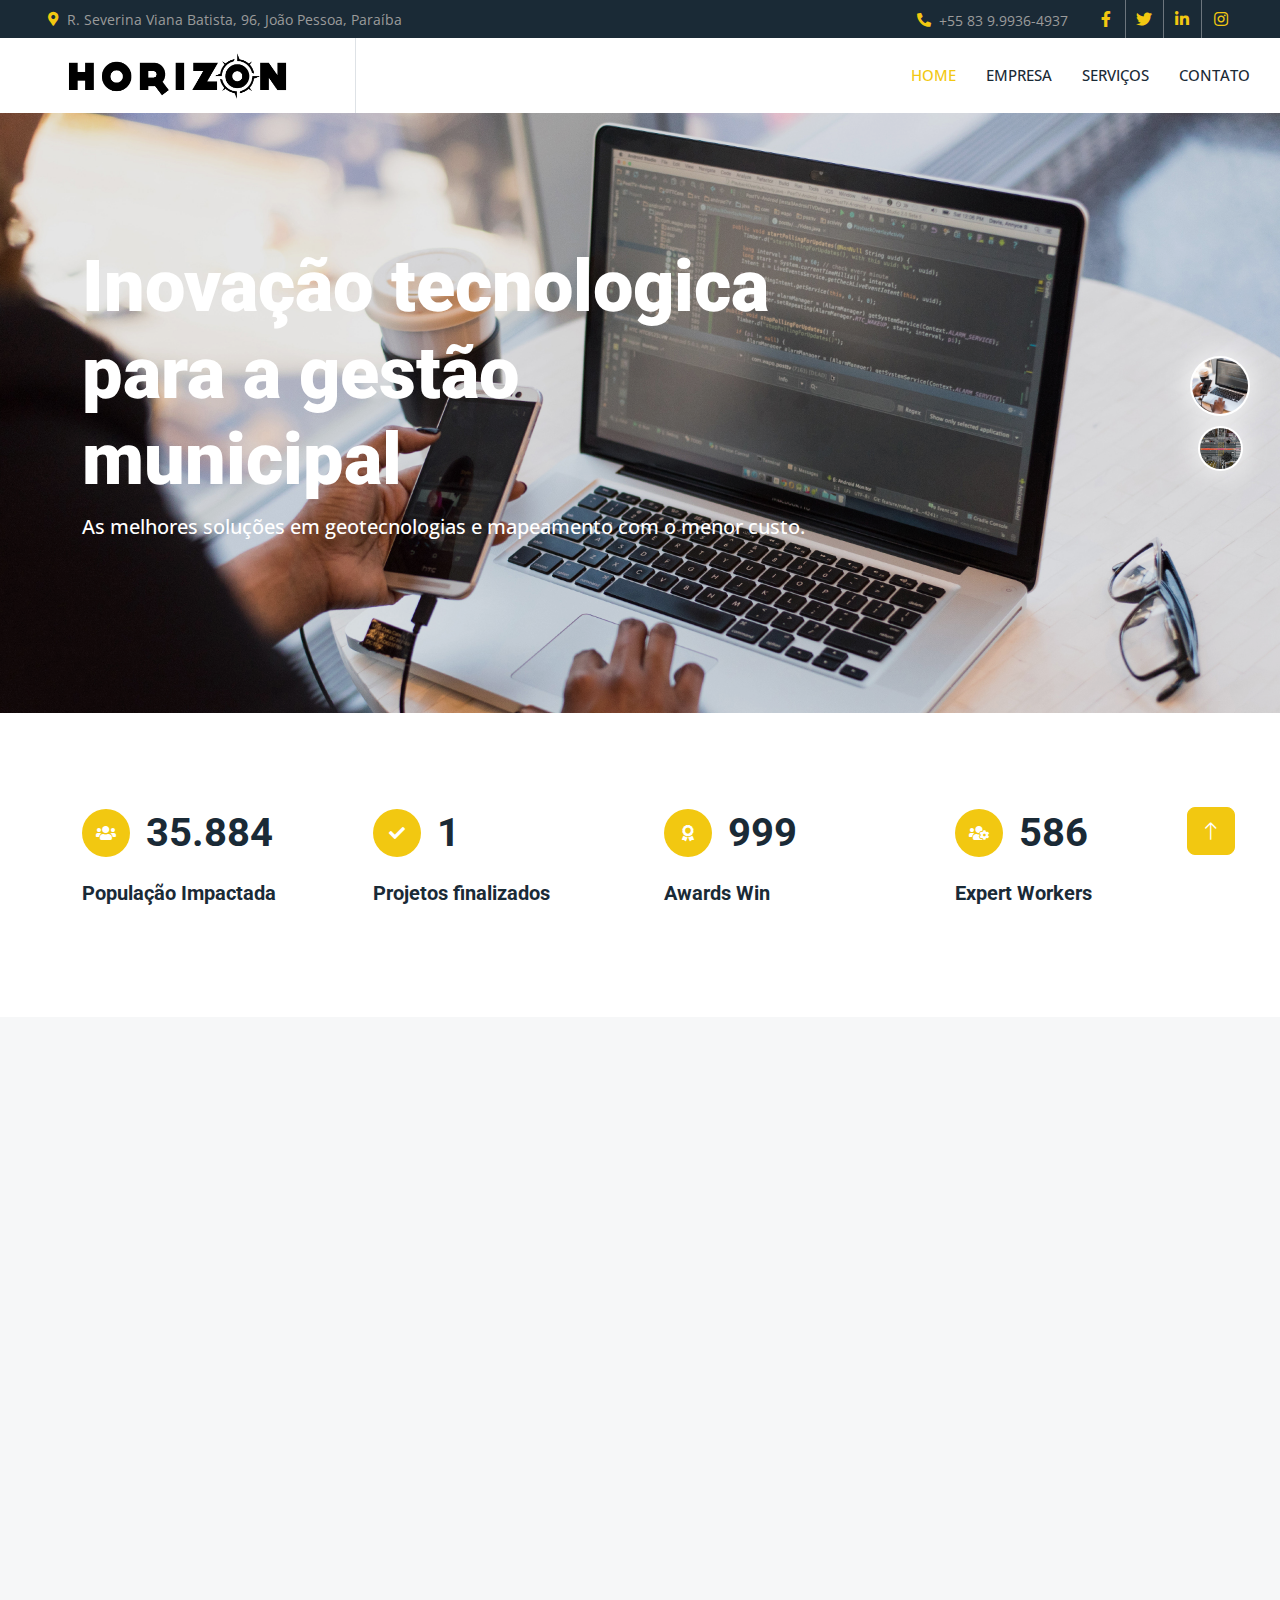
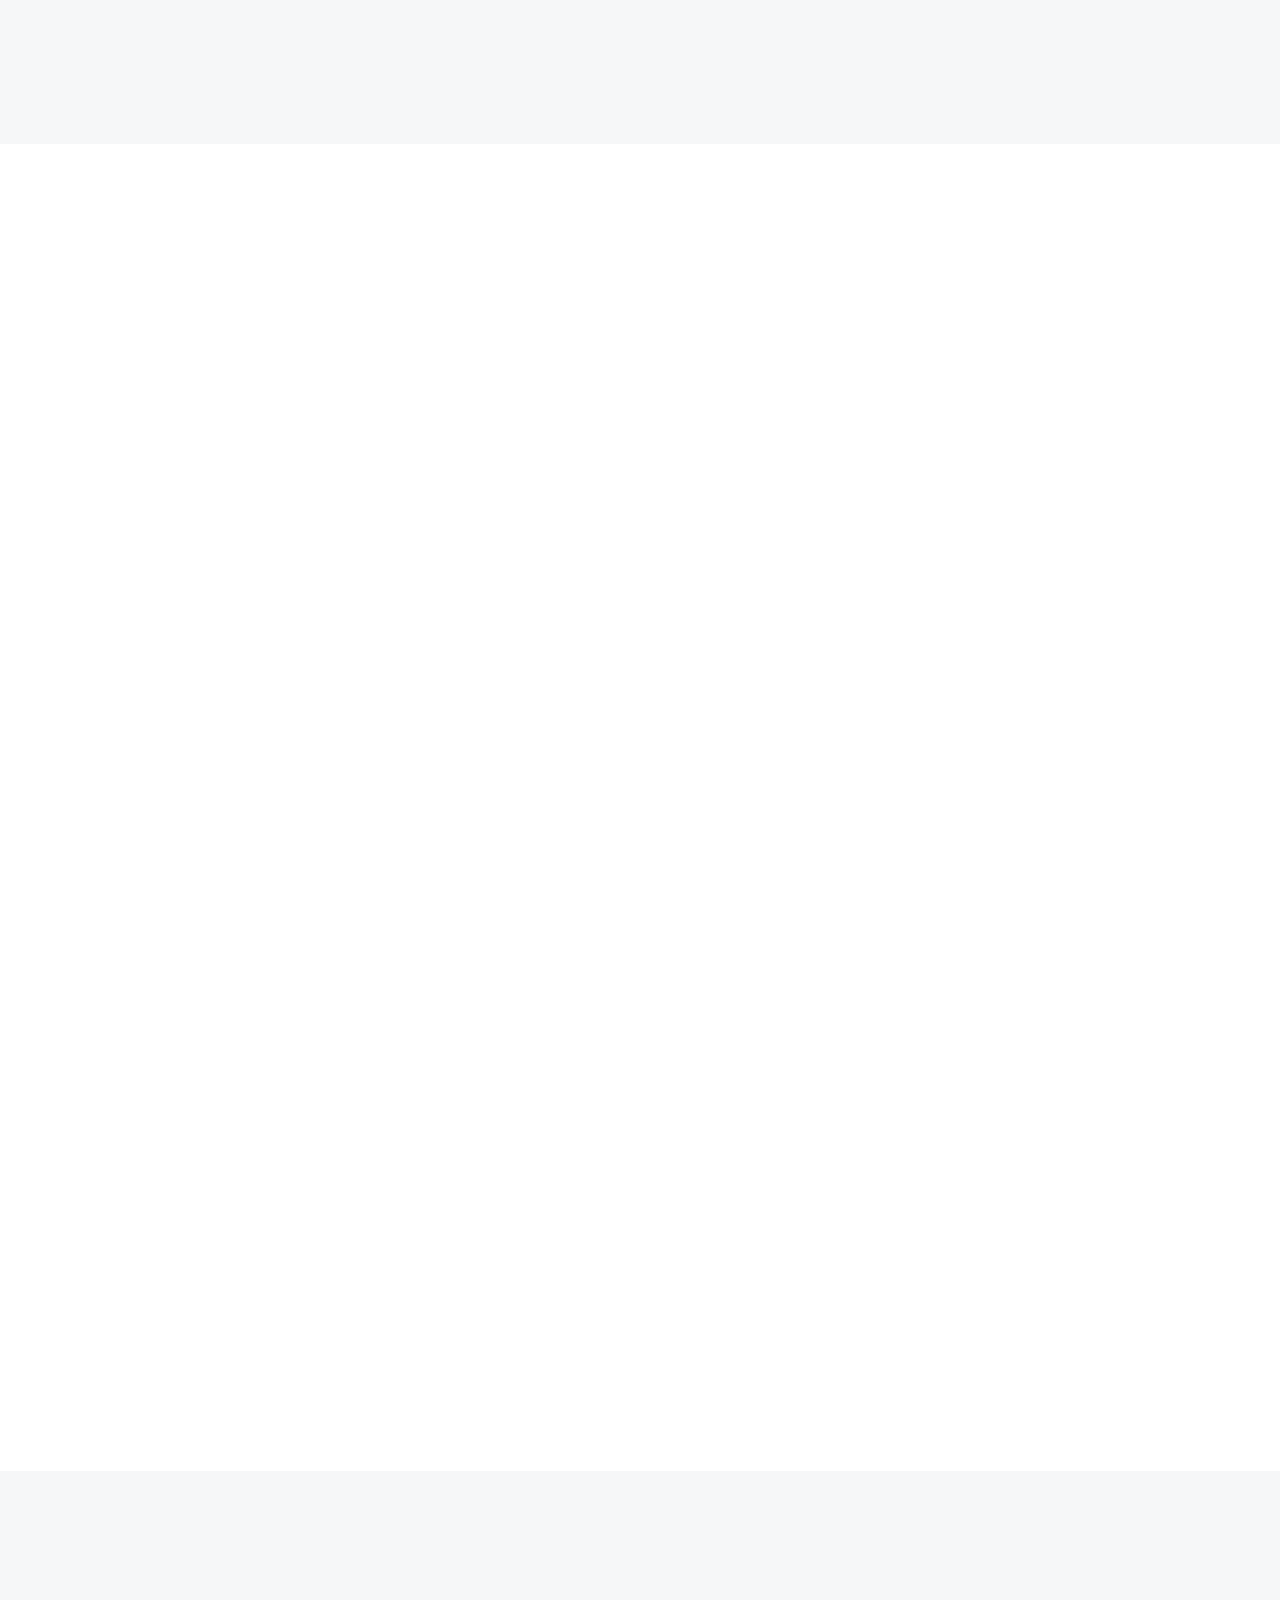
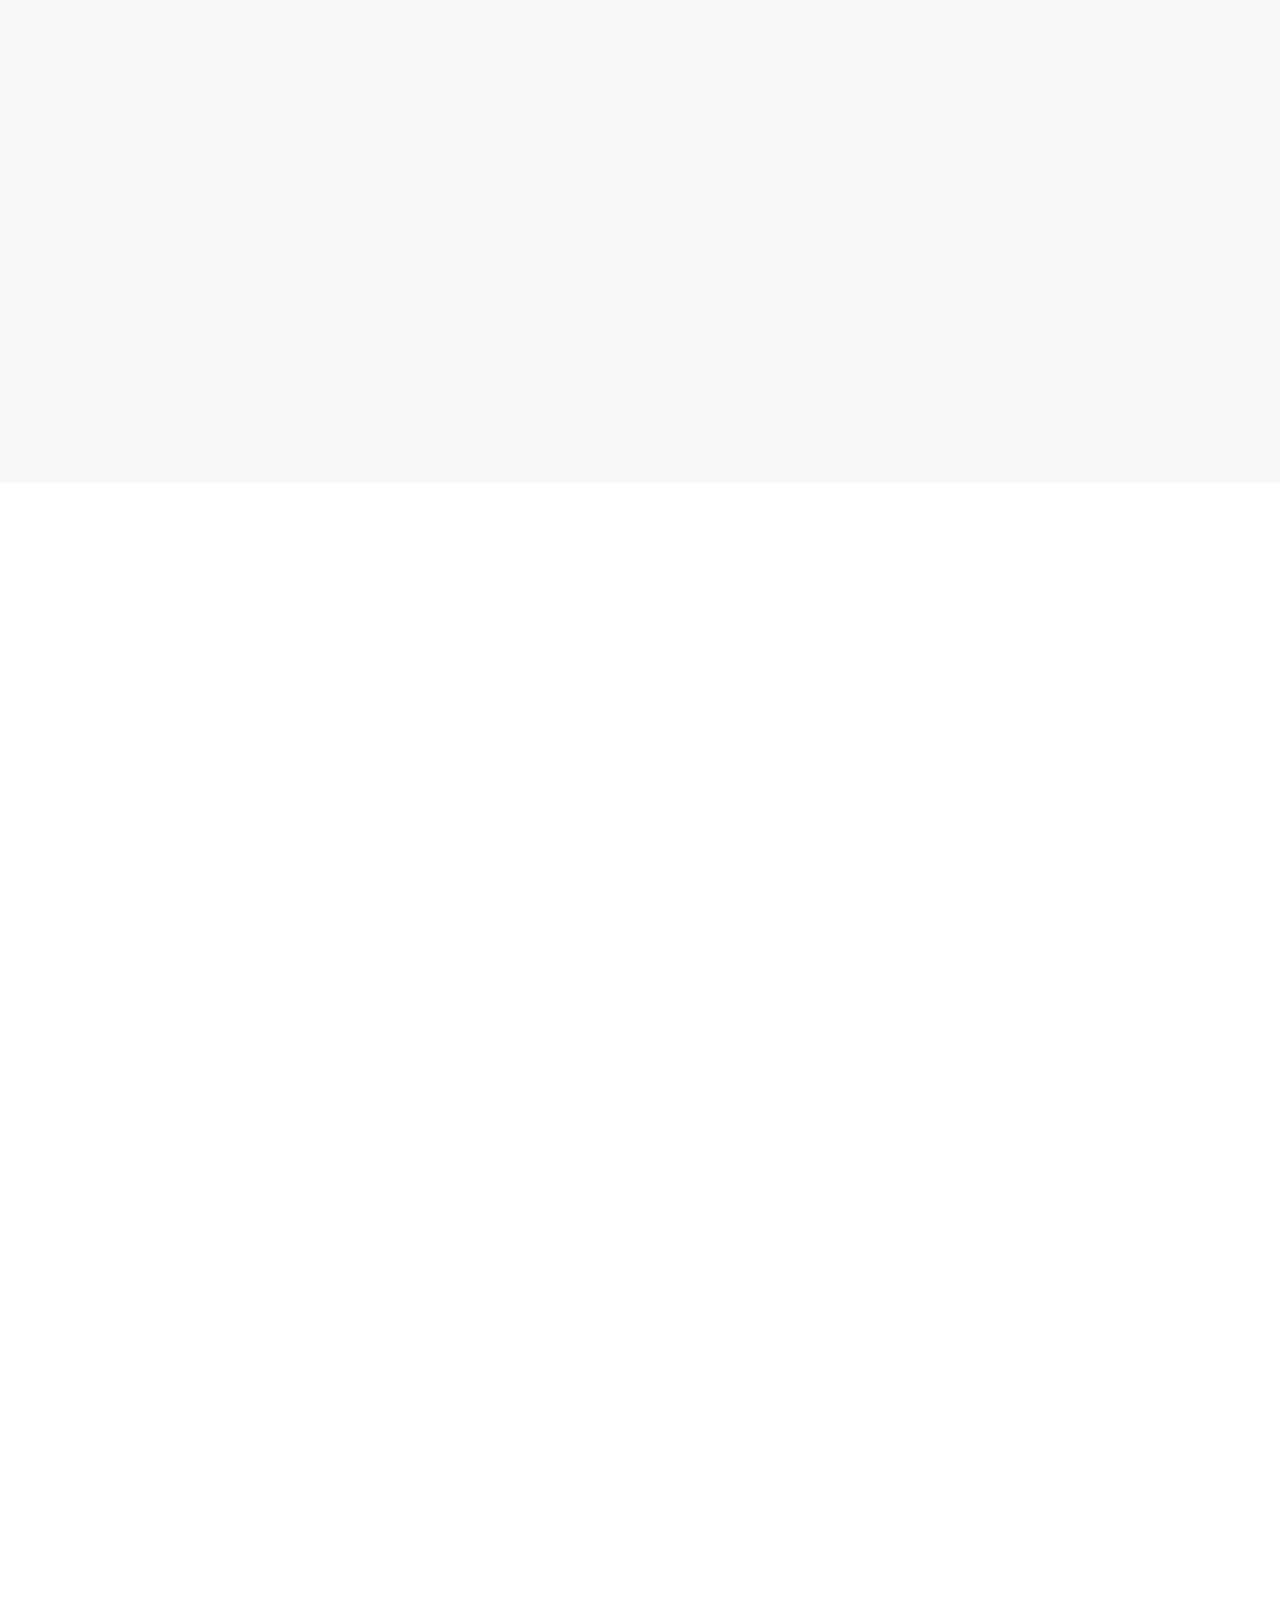
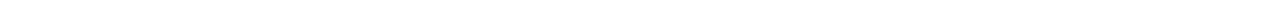
<file: index.html>
<!DOCTYPE html>
<html lang="en">

<head>
    <meta charset="utf-8">
    <title>Horizon Geotecnologias</title>
    <meta content="width=device-width, initial-scale=1.0" name="viewport">
    <meta content="" name="keywords">
    <meta content="" name="description">

    <!-- Favicon -->
    <link href="img/favicon.ico" rel="icon">

    <!-- Google Web Fonts -->
    <link rel="preconnect" href="https://fonts.googleapis.com">
    <link rel="preconnect" href="https://fonts.gstatic.com" crossorigin>
    <link href="https://fonts.googleapis.com/css2?family=Open+Sans:wght@400;500&family=Roboto:wght@500;700;900&display=swap" rel="stylesheet"> 

    <!-- Icon Font Stylesheet -->
    <link href="https://cdnjs.cloudflare.com/ajax/libs/font-awesome/5.10.0/css/all.min.css" rel="stylesheet">
    <link href="https://cdn.jsdelivr.net/npm/bootstrap-icons@1.4.1/font/bootstrap-icons.css" rel="stylesheet">
    <link rel="stylesheet" href="https://fonts.googleapis.com/icon?family=Material+Icons">

    <!-- Libraries Stylesheet -->
    <link href="lib/animate/animate.min.css" rel="stylesheet">
    <link href="lib/owlcarousel/assets/owl.carousel.min.css" rel="stylesheet">
    <link href="lib/lightbox/css/lightbox.min.css" rel="stylesheet">

    <!-- Customized Bootstrap Stylesheet -->
    <link href="css/bootstrap.min.css" rel="stylesheet">

    <!-- Template Stylesheet -->
    <link href="css/style.css" rel="stylesheet">
</head>

<body>
    <!-- Spinner Start -->
    <div id="spinner" class="show bg-white position-fixed translate-middle w-100 vh-100 top-50 start-50 d-flex align-items-center justify-content-center">
        <div class="spinner-border text-primary" style="width: 3rem; height: 3rem;" role="status">
            <span class="sr-only">Loading...</span>
        </div>
    </div>
    <!-- Spinner End -->


    <!-- Topbar Start -->
    <div class="container-fluid bg-dark p-0">
        <div class="row gx-0 d-none d-lg-flex">
            <div class="col-lg-7 px-5 text-start">
                <div class="h-100 d-inline-flex align-items-center me-4">
                    <small class="fa fa-map-marker-alt text-primary me-2"></small>
                    <small>R. Severina Viana Batista, 96, João Pessoa, Paraíba</small>
                </div>
                
            </div>
            <div class="col-lg-5 px-5 text-end">
                <div class="h-100 d-inline-flex align-items-center me-4">
                    <small class="fa fa-phone-alt text-primary me-2"></small>
                    <small>+55 83 9.9936-4937</small>
                </div>
                <div class="h-100 d-inline-flex align-items-center mx-n2">
                    <a class="btn btn-square btn-link rounded-0 border-0 border-end border-secondary" href=""><i class="fab fa-facebook-f"></i></a>
                    <a class="btn btn-square btn-link rounded-0 border-0 border-end border-secondary" href=""><i class="fab fa-twitter"></i></a>
                    <a class="btn btn-square btn-link rounded-0 border-0 border-end border-secondary" href=""><i class="fab fa-linkedin-in"></i></a>
                    <a class="btn btn-square btn-link rounded-0" href=""><i class="fab fa-instagram"></i></a>
                </div>
            </div>
        </div>
    </div>
    <!-- Topbar End -->


    <!-- Navbar Start -->
    <section id="home" class="home">
        <nav class="navbar navbar-expand-lg bg-white navbar-light sticky-top p-0 fixed-top">
            <a href="index.html" class="navbar-brand d-flex align-items-center border-end px-4 px-lg-5">
                <img src="img/logo_horizon_black.png"  alt="Logotipo - Horizon" style="text-align:center; height: 50px;"> </a>
            </a>
            <button type="button" class="navbar-toggler me-4" data-bs-toggle="collapse" data-bs-target="#navbarCollapse">
                <span class="navbar-toggler-icon"></span>
            </button>
            <div class="collapse navbar-collapse" id="navbarCollapse">
                <div class="navbar-nav ms-auto p-4 p-lg-0">
                    <a href="#home" class="nav-item nav-link scrollto active">Home</a>
                    <a href="#empresa" class="nav-item nav-link scrollto ">Empresa</a>
                    <a href="#servicos" class="nav-item nav-link scrollto ">Serviços</a>
                    <!--<a href="#projetos" class="nav-item nav-link scrollto ">Projetos</a>-->
                    
                    <!--
                        <div class="nav-item dropdown">
                        <a href="#" class="nav-link dropdown-toggle" data-bs-toggle="dropdown">Pages</a>
                        <div class="dropdown-menu bg-light m-0">
                            <a href="feature.html" class="dropdown-item">Feature</a>
                            <a href="quote.html" class="dropdown-item">Free Quote</a>
                            <a href="team.html" class="dropdown-item">Our Team</a>
                            <a href="testimonial.html" class="dropdown-item">Testimonial</a>
                            <a href="404.html" class="dropdown-item">404 Page</a>
                        </div>
                    </div>
                    -->
                    <a href="#" class="nav-item nav-link scrollto ">Contato</a>
                </div>
                <!--<a href="" class="btn btn-primary rounded-0 py-4 px-lg-5 d-none d-lg-block">Whatsapp<i class="fa fa-arrow-right ms-3"></i></a>
                -->    
                </div>
        </nav>
    </section>
    <!-- Navbar End -->


    <!-- Carousel Start -->
    <section id="carousel" class="carousel"></section>
        <div class="container-fluid p-0 pb-5 wow fadeIn" data-wow-delay="0.1s">
            <div class="owl-carousel header-carousel position-relative">
                <div class="owl-carousel-item position-relative" data-dot="<img src='img/imagem-1.jpg'>">
                    <img class="img-fluid" src="img/imagem-1-900.jpg" alt="">
                    <div class="owl-carousel-inner">
                        <div class="container">
                            <div class="row justify-content-start">
                                <div class="col-10 col-lg-8">
                                    <h1 class="display-2 text-white animated slideInDown">Inovação tecnologica para a gestão municipal</h1>
                                    <p class="fs-5 fw-medium text-white mb-4 pb-3">As melhores soluções em geotecnologias e mapeamento com o menor custo.</p>
                                    <!--<a href="" class="btn btn-primary rounded-pill py-3 px-5 animated slideInLeft">+ info</a>-->
                                </div>
                            </div>
                        </div>
                    </div>
                </div>
                <div class="owl-carousel-item position-relative" data-dot="<img src='img/imagem-2.jpg'>">
                    <img class="img-fluid" src="img/imagem-2-900.jpg" alt="">
                    <div class="owl-carousel-inner">
                        <div class="container">
                            <div class="row justify-content-start">
                                <div class="col-10 col-lg-8">
                                    <h1 class="display-2 text-white animated slideInDown">Pioneers Of Solar And Renewable Energy</h1>
                                    <p class="fs-5 fw-medium text-white mb-4 pb-3">Vero elitr justo clita lorem. Ipsum dolor at sed stet sit diam no. Kasd rebum ipsum et diam justo clita et kasd rebum sea elitr.</p>
                                    <a href="" class="btn btn-primary rounded-pill py-3 px-5 animated slideInLeft">Leia mais</a>
                                </div>
                            </div>
                        </div>
                    </div>
                </div>
                <!--
                <div class="owl-carousel-item position-relative" data-dot="<img src='img/carousel-3.jpg'>">
                    <img class="img-fluid" src="img/carousel-3.jpg" alt="">
                    <div class="owl-carousel-inner">
                        <div class="container">
                            <div class="row justify-content-start">
                                <div class="col-10 col-lg-8">
                                    <h1 class="display-2 text-white animated slideInDown">Pioneers Of Solar And Renewable Energy</h1>
                                    <p class="fs-5 fw-medium text-white mb-4 pb-3">Vero elitr justo clita lorem. Ipsum dolor at sed stet sit diam no. Kasd rebum ipsum et diam justo clita et kasd rebum sea elitr.</p>
                                    <a href="" class="btn btn-primary rounded-pill py-3 px-5 animated slideInLeft">Read More</a>
                                </div>
                            </div>
                        </div>
                    </div>
                </div>-->
            </div>
        </div>
    </section>
    <!-- Carousel End -->


    <!-- Feature Start -->
    <div class="container-xxl py-5">
        <div class="container">
            <div class="row g-5">
                <div class="col-md-6 col-lg-3 wow fadeIn" data-wow-delay="0.1s">
                    <div class="d-flex align-items-center mb-4">
                        <div class="btn-lg-square bg-primary rounded-circle me-3">
                            <i class="fa fa-users text-white"></i>
                        </div>
                        <h1 class="mb-0" data-toggle="counter-up">112.137</h1>
                    </div>
                    <h5 class="mb-3">População Impactada</h5>
                    <!--<span>Informação transparente e eficaz.</span>-->
                </div>
                <div class="col-md-6 col-lg-3 wow fadeIn" data-wow-delay="0.3s">
                    <div class="d-flex align-items-center mb-4">
                        <div class="btn-lg-square bg-primary rounded-circle me-3">
                            <i class="fa fa-check text-white"></i>
                        </div>
                        <h1 class="mb-0" data-toggle="counter-up">2</h1>
                    </div>
                    <h5 class="mb-3">Projetos finalizados</h5>
                    <span></span>
                </div>
                <div class="col-md-6 col-lg-3 wow fadeIn" data-wow-delay="0.5s">
                    <div class="d-flex align-items-center mb-4">
                        <div class="btn-lg-square bg-primary rounded-circle me-3">
                            <i class="fa fa-award text-white"></i>
                        </div>
                        <h1 class="mb-0" data-toggle="counter-up">3123</h1>
                    </div>
                    <h5 class="mb-3">Awards Win</h5>
                    <span></span>
                </div>
                <div class="col-md-6 col-lg-3 wow fadeIn" data-wow-delay="0.7s">
                    <div class="d-flex align-items-center mb-4">
                        <div class="btn-lg-square bg-primary rounded-circle me-3">
                            <i class="fa fa-users-cog text-white"></i>
                        </div>
                        <h1 class="mb-0" data-toggle="counter-up">1831</h1>
                    </div>
                    <h5 class="mb-3">Expert Workers</h5>
                    <span></span>
                </div>
            </div>
        </div>
    </div>
    <!-- Feature Start -->


    <!-- About Start -->
    <section id="empresa" class="empresa">
        <div class="container-fluid bg-light overflow-hidden my-5 px-lg-0">
            <div class="container about px-lg-0">
                <div class="row g-0 mx-lg-0">
                    <div class="col-lg-6 ps-lg-0 wow fadeIn" data-wow-delay="0.1s" style="min-height: 400px;">
                        <div class="position-relative h-100">
                            <img class="position-absolute img-fluid w-100 h-100" src="img/drone.jpg" style="object-fit: cover;" alt="">
                        </div>
                    </div>
                    <div class="col-lg-6 about-text py-5 wow fadeIn" data-wow-delay="0.5s">
                        <div class="p-lg-5 pe-lg-0">
                            <h4 class="text-primary">Horizon Geotecnologias</h4>
                            <h1 class="mb-4">Experiência em mapeamento geográfico e desenvolvimento web</h1>
                            <p>Nós sabemos que a construção de um futuro mais justo e igualitário passa pelo compromisso social de todos.</p>
                            <p><i class="fa fa-check-circle text-primary me-3"></i>Disponibilizamos as melhores tecnologias do mercado para a gestão muncipal de dados geográficos.</p>
                            <p><i class="fa fa-check-circle text-primary me-3"></i>Prezamos pelo baixo custo, softwares livres e ferramentas eficientes.</p>
                            <p><i class="fa fa-check-circle text-primary me-3"></i>Ajudamos a entender a realidade local e a planejar ações embasadas tecnicamente.</p>
                            <a href="" class="btn btn-primary rounded-pill py-3 px-5 mt-3">Veja mais</a>
                        </div>
                    </div>
                </div>
            </div>
        </div>
    </section>
    <!-- About End -->


    <!-- Service Start -->
    <section id="servicos" class="servicos">
        <div class="container-xxl py-5">
            <div class="container servicos">
                <div class="text-center mx-auto mb-5 wow fadeInUp" data-wow-delay="0.1s" style="max-width: 600px;">
                    <h1 class="text-primary">Principais Serviços</h1>
                    <!--<h1 class="mb-4">Principais Serviços</h1>-->
                </div>
                <div class="row g-4">
                    <div class="col-md-6 col-lg-4 wow fadeInUp" data-wow-delay="0.1s">
                        <div class="service-item rounded overflow-hidden">
                            <img class="img-fluid" src="img/webgis.jpg" alt="">
                            <div class="position-relative p-4 pt-0">
                                <div class="service-icon">
                                    <i class="fa fa-solar-panel fa-3x"></i>
                                </div>
                                <h4 class="mb-3">WebGIS</h4>
                                <p>Aplicações sob medida para as diversas aplicações da gestão municipal.</p>
                                <a class="small fw-medium" href="">Saiba mais<i class="fa fa-arrow-right ms-2"></i></a>
                            </div>
                        </div>
                    </div>
                    <div class="col-md-6 col-lg-4 wow fadeInUp" data-wow-delay="0.3s">
                        <div class="service-item rounded overflow-hidden">
                            <img class="img-fluid" src="img/database.jpg" alt="">
                            <div class="position-relative p-4 pt-0">
                                <div class="service-icon">
                                    <i class="material-icons" style="font-size:60px;">cloud_done</i>
                                </div>
                                <h4 class="mb-3">Banco de Dados Geográficos</h4>
                                <p>Modelagem, implantação e integração de Bancos de dados livres e sem custo de manutenção.</p>
                                <a class="small fw-medium" href="">Saiba mais<i class="fa fa-arrow-right ms-2"></i></a>
                            </div>
                        </div>
                    </div>
                    <div class="col-md-6 col-lg-4 wow fadeInUp" data-wow-delay="0.5s">
                        <div class="service-item rounded overflow-hidden">
                            <img class="img-fluid" src="img/drone.jpg" alt="">
                            <div class="position-relative p-4 pt-0">
                                <div class="service-icon">
                                    <i class="fa fa-lightbulb fa-3x"></i>
                                </div>
                                <h4 class="mb-3">Imageamento com Drones</h4>
                                <p>Coleta, classificação e tratamento de imagens. Geração de ortomosaicos.</p>
                                <a class="small fw-medium" href="">Saiba mais<i class="fa fa-arrow-right ms-2"></i></a>
                            </div>
                        </div>
                    </div>
                    <div class="col-md-6 col-lg-4 wow fadeInUp" data-wow-delay="0.1s">
                        <div class="service-item rounded overflow-hidden">
                            <img class="img-fluid" src="img/geolocalizacao3.jpg" alt="">
                            <div class="position-relative p-4 pt-0">
                                <div class="service-icon">
                                    <i class="material-icons" style="font-size:60px;">near_me</i>
                                </div>
                                <h4 class="mb-3">Geocode e Roterização</h4>
                                <p>.</p>
                                <a class="small fw-medium" href="">Saiba mais<i class="fa fa-arrow-right ms-2"></i></a>
                            </div>
                        </div>
                    </div>
                    <div class="col-md-6 col-lg-4 wow fadeInUp" data-wow-delay="0.3s">
                        <div class="service-item rounded overflow-hidden">
                            <img class="img-fluid" src="img/mapeamento-tematico.jpg" alt="">
                            <div class="position-relative p-4 pt-0">
                                <div class="service-icon">
                                    <i class="material-icons" style="font-size:60px;">map</i>
                                </div>
                                <h4 class="mb-3">Mapeamento Temático</h4>
                                <p>Análise, tratamento  e elaboração de bases de dados para mapeamento temático.</p>
                                <a class="small fw-medium" href="">Saiba mais<i class="fa fa-arrow-right ms-2"></i></a>
                            </div>
                        </div>
                    </div>
                    <div class="col-md-6 col-lg-4 wow fadeInUp" data-wow-delay="0.5s">
                        <div class="service-item rounded overflow-hidden">
                            <img class="img-fluid" src="img/consultoria.jpg" alt="">
                            <div class="position-relative p-4 pt-0">
                                <div class="service-icon">
                                    <i class="material-icons" style="font-size:60px;">poll</i>
                                </div>
                                <h4 class="mb-3">Consultoria técnica</h4>
                                <p>Acompanhamento sistemático e especializado de atividades. Treinamentos presenciais.</p>
                                <a class="small fw-medium" href="">Saiba mais<i class="fa fa-arrow-right ms-2"></i></a>
                            </div>
                        </div>
                    </div>
                </div>
            </div>
        </div>
    </section>
    <!-- Service End -->

    
    <!-- Feature Start -->
    <!--
    <div class="container-fluid bg-light overflow-hidden my-5 px-lg-0">
        <div class="container feature px-lg-0">
            <div class="row g-0 mx-lg-0">
                <div class="col-lg-6 feature-text py-5 wow fadeIn" data-wow-delay="0.1s">
                    <div class="p-lg-5 ps-lg-0">
                        <h6 class="text-primary">Why Choose Us!</h6>
                        <h1 class="mb-4">Complete Commercial & Residential Solar Systems</h1>
                        <p class="mb-4 pb-2">Tempor erat elitr rebum at clita. Diam dolor diam ipsum sit. Aliqu diam amet diam et eos. Clita erat ipsum et lorem et sit, sed stet lorem sit clita duo justo erat amet</p>
                        <div class="row g-4">
                            <div class="col-6">
                                <div class="d-flex align-items-center">
                                    <div class="btn-lg-square bg-primary rounded-circle">
                                        <i class="fa fa-check text-white"></i>
                                    </div>
                                    <div class="ms-4">
                                        <p class="mb-0">Quality</p>
                                        <h5 class="mb-0">Services</h5>
                                    </div>
                                </div>
                            </div>
                            <div class="col-6">
                                <div class="d-flex align-items-center">
                                    <div class="btn-lg-square bg-primary rounded-circle">
                                        <i class="fa fa-user-check text-white"></i>
                                    </div>
                                    <div class="ms-4">
                                        <p class="mb-0">Expert</p>
                                        <h5 class="mb-0">Workers</h5>
                                    </div>
                                </div>
                            </div>
                            <div class="col-6">
                                <div class="d-flex align-items-center">
                                    <div class="btn-lg-square bg-primary rounded-circle">
                                        <i class="fa fa-drafting-compass text-white"></i>
                                    </div>
                                    <div class="ms-4">
                                        <p class="mb-0">Free</p>
                                        <h5 class="mb-0">Consultation</h5>
                                    </div>
                                </div>
                            </div>
                            <div class="col-6">
                                <div class="d-flex align-items-center">
                                    <div class="btn-lg-square bg-primary rounded-circle">
                                        <i class="fa fa-headphones text-white"></i>
                                    </div>
                                    <div class="ms-4">
                                        <p class="mb-0">Customer</p>
                                        <h5 class="mb-0">Support</h5>
                                    </div>
                                </div>
                            </div>
                        </div>
                    </div>
                </div>
                <div class="col-lg-6 pe-lg-0 wow fadeIn" data-wow-delay="0.5s" style="min-height: 400px;">
                    <div class="position-relative h-100">
                        <img class="position-absolute img-fluid w-100 h-100" src="img/feature.jpg" style="object-fit: cover;" alt="">
                    </div>
                </div>
            </div>
        </div>
    </div>
    -->
    <!-- Feature End -->


    <!-- Projects Start -->
    <!--
    <div class="container-xxl py-5">
        <div class="container">
            <div class="text-center mx-auto mb-5 wow fadeInUp" data-wow-delay="0.1s" style="max-width: 600px;">
                <h6 class="text-primary">Our Projects</h6>
                <h1 class="mb-4">Visit Our Latest Solar And Renewable Energy Projects</h1>
            </div>
            <div class="row mt-n2 wow fadeInUp" data-wow-delay="0.3s">
                <div class="col-12 text-center">
                    <ul class="list-inline mb-5" id="portfolio-flters">
                        <li class="mx-2 active" data-filter="*">All</li>
                        <li class="mx-2" data-filter=".first">Solar Panels</li>
                        <li class="mx-2" data-filter=".second">Wind Turbines</li>
                        <li class="mx-2" data-filter=".third">Hydropower Plants</li>
                    </ul>
                </div>
            </div>
            <div class="row g-4 portfolio-container wow fadeInUp" data-wow-delay="0.5s">
                <div class="col-lg-4 col-md-6 portfolio-item first">
                    <div class="portfolio-img rounded overflow-hidden">
                        <img class="img-fluid" src="img/img-600x400-6.jpg" alt="">
                        <div class="portfolio-btn">
                            <a class="btn btn-lg-square btn-outline-light rounded-circle mx-1" href="img/img-600x400-6.jpg" data-lightbox="portfolio"><i class="fa fa-eye"></i></a>
                            <a class="btn btn-lg-square btn-outline-light rounded-circle mx-1" href=""><i class="fa fa-link"></i></a>
                        </div>
                    </div>
                    <div class="pt-3">
                        <p class="text-primary mb-0">Solar Panels</p>
                        <hr class="text-primary w-25 my-2">
                        <h5 class="lh-base">We Are pioneers of solar & renewable energy industry</h5>
                    </div>
                </div>
                <div class="col-lg-4 col-md-6 portfolio-item second">
                    <div class="portfolio-img rounded overflow-hidden">
                        <img class="img-fluid" src="img/img-600x400-5.jpg" alt="">
                        <div class="portfolio-btn">
                            <a class="btn btn-lg-square btn-outline-light rounded-circle mx-1" href="img/img-600x400-5.jpg" data-lightbox="portfolio"><i class="fa fa-eye"></i></a>
                            <a class="btn btn-lg-square btn-outline-light rounded-circle mx-1" href=""><i class="fa fa-link"></i></a>
                        </div>
                    </div>
                    <div class="pt-3">
                        <p class="text-primary mb-0">Wind Turbines</p>
                        <hr class="text-primary w-25 my-2">
                        <h5 class="lh-base">We Are pioneers of solar & renewable energy industry</h5>
                    </div>
                </div>
                <div class="col-lg-4 col-md-6 portfolio-item third">
                    <div class="portfolio-img rounded overflow-hidden">
                        <img class="img-fluid" src="img/img-600x400-4.jpg" alt="">
                        <div class="portfolio-btn">
                            <a class="btn btn-lg-square btn-outline-light rounded-circle mx-1" href="img/img-600x400-4.jpg" data-lightbox="portfolio"><i class="fa fa-eye"></i></a>
                            <a class="btn btn-lg-square btn-outline-light rounded-circle mx-1" href=""><i class="fa fa-link"></i></a>
                        </div>
                    </div>
                    <div class="pt-3">
                        <p class="text-primary mb-0">Hydropower Plants</p>
                        <hr class="text-primary w-25 my-2">
                        <h5 class="lh-base">We Are pioneers of solar & renewable energy industry</h5>
                    </div>
                </div>
                <div class="col-lg-4 col-md-6 portfolio-item first">
                    <div class="portfolio-img rounded overflow-hidden">
                        <img class="img-fluid" src="img/img-600x400-3.jpg" alt="">
                        <div class="portfolio-btn">
                            <a class="btn btn-lg-square btn-outline-light rounded-circle mx-1" href="img/img-600x400-3.jpg" data-lightbox="portfolio"><i class="fa fa-eye"></i></a>
                            <a class="btn btn-lg-square btn-outline-light rounded-circle mx-1" href=""><i class="fa fa-link"></i></a>
                        </div>
                    </div>
                    <div class="pt-3">
                        <p class="text-primary mb-0">Solar Panels</p>
                        <hr class="text-primary w-25 my-2">
                        <h5 class="lh-base">We Are pioneers of solar & renewable energy industry</h5>
                    </div>
                </div>
                <div class="col-lg-4 col-md-6 portfolio-item second">
                    <div class="portfolio-img rounded overflow-hidden">
                        <img class="img-fluid" src="img/img-600x400-2.jpg" alt="">
                        <div class="portfolio-btn">
                            <a class="btn btn-lg-square btn-outline-light rounded-circle mx-1" href="img/img-600x400-2.jpg" data-lightbox="portfolio"><i class="fa fa-eye"></i></a>
                            <a class="btn btn-lg-square btn-outline-light rounded-circle mx-1" href=""><i class="fa fa-link"></i></a>
                        </div>
                    </div>
                    <div class="pt-3">
                        <p class="text-primary mb-0">Wind Turbines</p>
                        <hr class="text-primary w-25 my-2">
                        <h5 class="lh-base">We Are pioneers of solar & renewable energy industry</h5>
                    </div>
                </div>
                <div class="col-lg-4 col-md-6 portfolio-item third">
                    <div class="portfolio-img rounded overflow-hidden">
                        <img class="img-fluid" src="img/img-600x400-1.jpg" alt="">
                        <div class="portfolio-btn">
                            <a class="btn btn-lg-square btn-outline-light rounded-circle mx-1" href="img/img-600x400-1.jpg" data-lightbox="portfolio"><i class="fa fa-eye"></i></a>
                            <a class="btn btn-lg-square btn-outline-light rounded-circle mx-1" href=""><i class="fa fa-link"></i></a>
                        </div>
                    </div>
                    <div class="pt-3">
                        <p class="text-primary mb-0">Hydropower Plants</p>
                        <hr class="text-primary w-25 my-2">
                        <h5 class="lh-base">We Are pioneers of solar & renewable energy industry</h5>
                    </div>
                </div>
            </div>
        </div>
    </div>
    -->
    <!-- Projects End -->


    <!-- Team Start -->
    <!--
    <div class="container-xxl py-5">
        <div class="container">
            <div class="text-center mx-auto mb-5 wow fadeInUp" data-wow-delay="0.1s" style="max-width: 600px;">
                <h6 class="text-primary">Team Member</h6>
                <h1 class="mb-4">Experienced Team Members</h1>
            </div>
            <div class="row g-4">
                <div class="col-lg-4 col-md-6 wow fadeInUp" data-wow-delay="0.1s">
                    <div class="team-item rounded overflow-hidden">
                        <div class="d-flex">
                            <img class="img-fluid w-75" src="img/team-1.jpg" alt="">
                            <div class="team-social w-25">
                                <a class="btn btn-lg-square btn-outline-primary rounded-circle mt-3" href=""><i class="fab fa-facebook-f"></i></a>
                                <a class="btn btn-lg-square btn-outline-primary rounded-circle mt-3" href=""><i class="fab fa-twitter"></i></a>
                                <a class="btn btn-lg-square btn-outline-primary rounded-circle mt-3" href=""><i class="fab fa-instagram"></i></a>
                            </div>
                        </div>
                        <div class="p-4">
                            <h5>Full Name</h5>
                            <span>Designation</span>
                        </div>
                    </div>
                </div>
                <div class="col-lg-4 col-md-6 wow fadeInUp" data-wow-delay="0.3s">
                    <div class="team-item rounded overflow-hidden">
                        <div class="d-flex">
                            <img class="img-fluid w-75" src="img/team-2.jpg" alt="">
                            <div class="team-social w-25">
                                <a class="btn btn-lg-square btn-outline-primary rounded-circle mt-3" href=""><i class="fab fa-facebook-f"></i></a>
                                <a class="btn btn-lg-square btn-outline-primary rounded-circle mt-3" href=""><i class="fab fa-twitter"></i></a>
                                <a class="btn btn-lg-square btn-outline-primary rounded-circle mt-3" href=""><i class="fab fa-instagram"></i></a>
                            </div>
                        </div>
                        <div class="p-4">
                            <h5>Full Name</h5>
                            <span>Designation</span>
                        </div>
                    </div>
                </div>
                <div class="col-lg-4 col-md-6 wow fadeInUp" data-wow-delay="0.5s">
                    <div class="team-item rounded overflow-hidden">
                        <div class="d-flex">
                            <img class="img-fluid w-75" src="img/team-3.jpg" alt="">
                            <div class="team-social w-25">
                                <a class="btn btn-lg-square btn-outline-primary rounded-circle mt-3" href=""><i class="fab fa-facebook-f"></i></a>
                                <a class="btn btn-lg-square btn-outline-primary rounded-circle mt-3" href=""><i class="fab fa-twitter"></i></a>
                                <a class="btn btn-lg-square btn-outline-primary rounded-circle mt-3" href=""><i class="fab fa-instagram"></i></a>
                            </div>
                        </div>
                        <div class="p-4">
                            <h5>Full Name</h5>
                            <span>Designation</span>
                        </div>
                    </div>
                </div>
            </div>
        </div>
    </div>
    -->
    <!-- Team End -->


    <!-- Contato Start -->
    <section id="contato" class="contato">
        <div class="container-fluid bg-light overflow-hidden my-5 px-lg-0">
            <div class="container quote px-lg-0">
                <div class="row g-0 mx-lg-0">
                    <div class="col-lg-6 ps-lg-0 wow fadeIn" data-wow-delay="0.1s" style="min-height: 400px;">
                        <div class="position-relative h-100">
                            <iframe src="https://maps.google.com/maps?q=jo%C3%A3o%20pessoa&t=&z=11&ie=UTF8&iwloc=&output=embed" class="w-100" height="606" allowfullscreen="" loading="lazy"></iframe>
                            <!--<img class="position-absolute img-fluid w-100 h-100" src="img/quote.jpg" style="object-fit: cover;" alt="">-->
                        </div>
                    </div>
                    <div class="col-lg-6 quote-text py-5 wow fadeIn" data-wow-delay="0.5s">
                        <div class="p-lg-5 pe-lg-0">
                            <h6 class="text-primary">Contato</h6>
                            <h1 class="mb-4">Entre em contato conosco</h1>
                            <p class="mb-4 pb-2"></p>
                            <form>
                                <div class="row g-3">
                                    <div class="col-12 col-sm-6">
                                        <input type="text" class="form-control border-0" placeholder="Nome" style="height: 55px;">
                                    </div>
                                    <div class="col-12 col-sm-6">
                                        <input type="email" class="form-control border-0" placeholder="E-mail" style="height: 55px;">
                                    </div>
                                    <div class="col-12 col-sm-6">
                                        <input type="text" class="form-control border-0" placeholder="Telefone" style="height: 55px;">
                                    </div>
                                    <div class="col-12 col-sm-6">
                                        <select class="form-select border-0" style="height: 55px;">
                                            <option selected>Selecione o departamento</option>
                                            <option value="1">Técnico</option>
                                            <option value="2">Financeiro</option>
                                            <!--<option value="3"></option>-->
                                        </select>
                                    </div>
                                    <div class="col-12">
                                        <textarea class="form-control border-0" placeholder="Informe suas dúvidas"></textarea>
                                    </div>
                                    <div class="col-12">
                                        <button class="btn btn-primary rounded-pill py-3 px-5" type="submit">Enviar</button>
                                    </div>
                                </div>
                            </form>
                        </div>
                    </div>
                </div>
            </div>
        </div>
    </section>
    <!-- Quote End -->


    <!-- Testimonial Start -->
    <div class="container-xxl py-5">
        <div class="container">
            <div class="text-center mx-auto mb-5 wow fadeInUp" data-wow-delay="0.1s" style="max-width: 600px;">
                <h6 class="text-primary">Testimonial</h6>
                <h1 class="mb-4">What Our Clients Say!</h1>
            </div>
            <div class="owl-carousel testimonial-carousel wow fadeInUp" data-wow-delay="0.1s">
                <div class="testimonial-item text-center">
                    <div class="testimonial-img position-relative">
                        <img class="img-fluid rounded-circle mx-auto mb-5" src="img/testimonial-1.jpg">
                        <div class="btn-square bg-primary rounded-circle">
                            <i class="fa fa-quote-left text-white"></i>
                        </div>
                    </div>
                    <div class="testimonial-text text-center rounded p-4">
                        <p>Clita clita tempor justo dolor ipsum amet kasd amet duo justo duo duo labore sed sed. Magna ut diam sit et amet stet eos sed clita erat magna elitr erat sit sit erat at rebum justo sea clita.</p>
                        <h5 class="mb-1">Client Name</h5>
                        <span class="fst-italic">Profession</span>
                    </div>
                </div>
                <div class="testimonial-item text-center">
                    <div class="testimonial-img position-relative">
                        <img class="img-fluid rounded-circle mx-auto mb-5" src="img/testimonial-2.jpg">
                        <div class="btn-square bg-primary rounded-circle">
                            <i class="fa fa-quote-left text-white"></i>
                        </div>
                    </div>
                    <div class="testimonial-text text-center rounded p-4">
                        <p>Clita clita tempor justo dolor ipsum amet kasd amet duo justo duo duo labore sed sed. Magna ut diam sit et amet stet eos sed clita erat magna elitr erat sit sit erat at rebum justo sea clita.</p>
                        <h5 class="mb-1">Client Name</h5>
                        <span class="fst-italic">Profession</span>
                    </div>
                </div>
                <div class="testimonial-item text-center">
                    <div class="testimonial-img position-relative">
                        <img class="img-fluid rounded-circle mx-auto mb-5" src="img/testimonial-3.jpg">
                        <div class="btn-square bg-primary rounded-circle">
                            <i class="fa fa-quote-left text-white"></i>
                        </div>
                    </div>
                    <div class="testimonial-text text-center rounded p-4">
                        <p>Clita clita tempor justo dolor ipsum amet kasd amet duo justo duo duo labore sed sed. Magna ut diam sit et amet stet eos sed clita erat magna elitr erat sit sit erat at rebum justo sea clita.</p>
                        <h5 class="mb-1">Client Name</h5>
                        <span class="fst-italic">Profession</span>
                    </div>
                </div>
            </div>
        </div>
    </div>
    <!-- Testimonial End -->


    <!-- Footer Start -->
    <div class="container-fluid bg-dark text-body footer mt-5 pt-5 wow fadeIn" data-wow-delay="0.1s">
        <div class="container py-5">
            <div class="row g-5">
                <div class="col-lg-3 col-md-6">
                    <h5 class="text-white mb-4">Endereço</h5>
                    <p class="mb-2"><i class="fa fa-map-marker-alt me-3"></i>R. Severina Viana Batista 96, João Pessoa, Paraíba, Brasil</p>
                    <p class="mb-2"><i class="fa fa-phone-alt me-3"></i>+83 9.9936-4937</p>
                    <p class="mb-2"><i class="fa fa-envelope me-3"></i>contato@horizongeo.com</p>
                    <div class="d-flex pt-2">
                        <a class="btn btn-square btn-outline-light btn-social" href=""><i class="fab fa-twitter"></i></a>
                        <a class="btn btn-square btn-outline-light btn-social" href=""><i class="fab fa-facebook-f"></i></a>
                        <a class="btn btn-square btn-outline-light btn-social" href=""><i class="fab fa-youtube"></i></a>
                        <a class="btn btn-square btn-outline-light btn-social" href=""><i class="fab fa-linkedin-in"></i></a>
                    </div>
                </div>
                <div class="col-lg-3 col-md-6">
                    <h5 class="text-white mb-4">Links Rápidos</h5>
                    <a class="btn btn-link" href="">Nossa empresa</a>
                    <a class="btn btn-link" href="">Serviços</a>
                    <a class="btn btn-link" href="">Termos e Condições</a>
                    <a class="btn btn-link" href="">Contato</a>
                    <a class="btn btn-link" href="">Horizon WebGIS</a>
                </div>
                <div class="col-lg-3 col-md-6">
                    <h5 class="text-white mb-4">Projetos</h5>
                    <div class="row g-2">
                        <div class="col-4">
                            <img class="img-fluid rounded" src="img/gallery-1.jpg" alt="">
                        </div>
                        <div class="col-4">
                            <img class="img-fluid rounded" src="img/gallery-2.jpg" alt="">
                        </div>
                        <div class="col-4">
                            <img class="img-fluid rounded" src="img/gallery-3.jpg" alt="">
                        </div>
                        <div class="col-4">
                            <img class="img-fluid rounded" src="img/gallery-4.jpg" alt="">
                        </div>
                        <div class="col-4">
                            <img class="img-fluid rounded" src="img/gallery-5.jpg" alt="">
                        </div>
                        <div class="col-4">
                            <img class="img-fluid rounded" src="img/gallery-6.jpg" alt="">
                        </div>
                    </div>
                </div>
                <div class="col-lg-3 col-md-6">
                    <h5 class="text-white mb-4">Newsletter</h5>
                    <p>Informe seu melhor e-mail para receber as novidades da nossa empresa.</p>
                    <div class="position-relative mx-auto" style="max-width: 400px;">
                        <input class="form-control border-0 w-100 py-3 ps-4 pe-5" type="text" placeholder="Seu e-mail">
                        <button type="button" class="btn btn-primary py-2 position-absolute top-0 end-0 mt-2 me-2">Cadastrar</button>
                    </div>
                </div>
            </div>
        </div>
        <div class="container">
            <div class="copyright">
                <div class="row">
                    <div class="col-md-6 text-center text-md-start mb-3 mb-md-0">
                        &copy; <a href="#">Horizon Geotecnologias</a>, Todos os direitos reservados.
                    </div>
                    <div class="col-md-6 text-center text-md-end">
                       <a href="#" target="_blank"><img src="img/logo_horizon_white.png"  alt="Logotipo - Horizon" style="text-align:center; height: 50px;"></a>
                    </div>
                </div>
            </div>
        </div>
    </div>
    <!-- Footer End -->


    <!-- Back to Top -->
    <a href="#" class="btn btn-lg btn-primary btn-lg-square rounded back-to-top"><i class="bi bi-arrow-up"></i></a>
    

    <!-- JavaScript Libraries -->
    <script src="https://code.jquery.com/jquery-3.4.1.min.js"></script>
    <script src="https://cdn.jsdelivr.net/npm/bootstrap@5.0.0/dist/js/bootstrap.bundle.min.js"></script>
    <script src="lib/wow/wow.min.js"></script>
    <script src="lib/easing/easing.min.js"></script>
    <script src="lib/waypoints/waypoints.min.js"></script>
    <script src="lib/counterup/counterup.min.js"></script>
    <script src="lib/owlcarousel/owl.carousel.min.js"></script>
    <script src="lib/isotope/isotope.pkgd.min.js"></script>
    <script src="lib/lightbox/js/lightbox.min.js"></script>

    <!-- Template Javascript -->
    <script src="js/main.js"></script>
    <script src="js/scroll.js"></script>
    

</body>

</html>
</file>
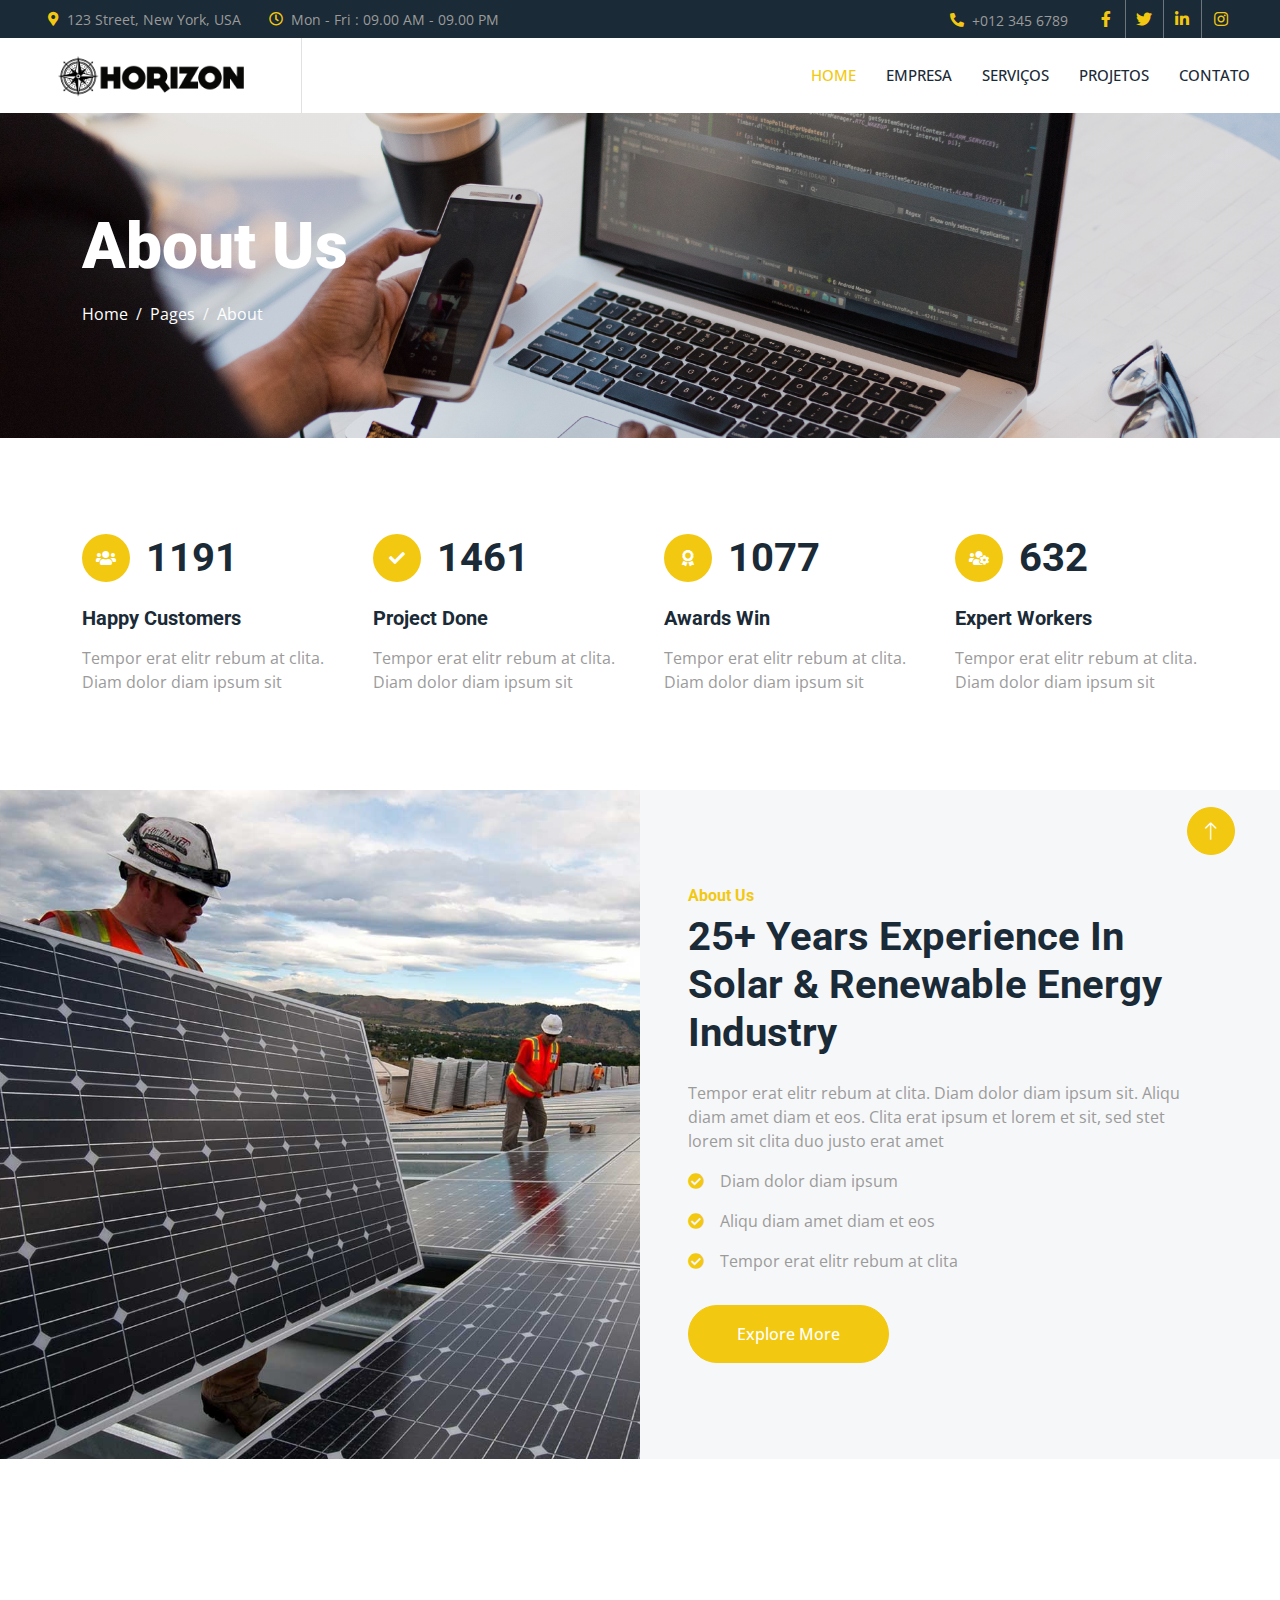
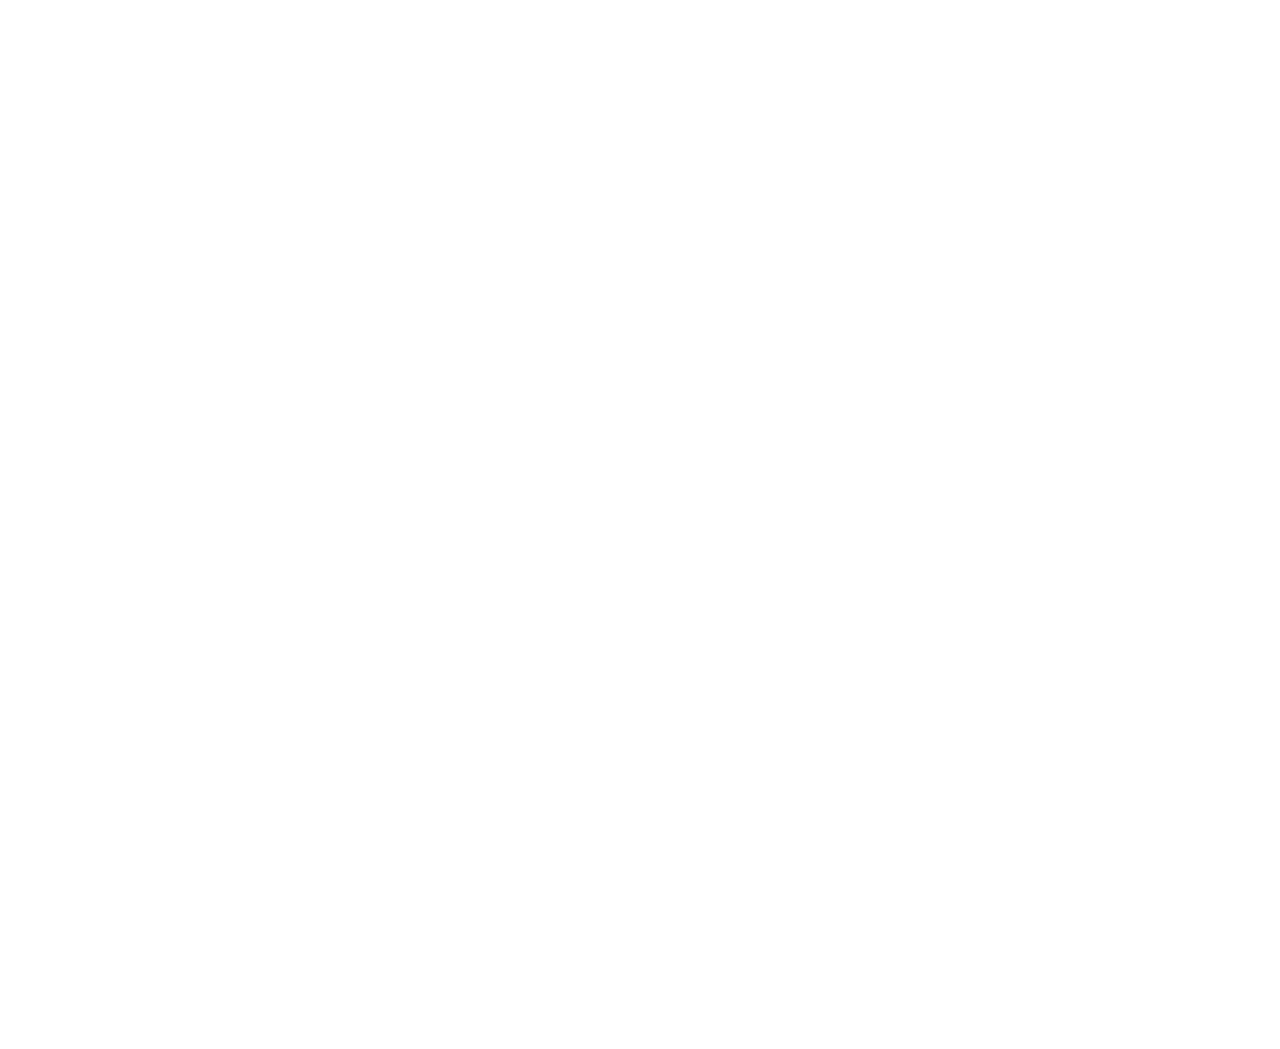
<file: about.html>
<!DOCTYPE html>
<html lang="en">

<head>
    <meta charset="utf-8">
    <title>Solartec - Renewable Energy Website Template</title>
    <meta content="width=device-width, initial-scale=1.0" name="viewport">
    <meta content="" name="keywords">
    <meta content="" name="description">

    <!-- Favicon -->
    <link href="img/favicon.ico" rel="icon">

    <!-- Google Web Fonts -->
    <link rel="preconnect" href="https://fonts.googleapis.com">
    <link rel="preconnect" href="https://fonts.gstatic.com" crossorigin>
    <link href="https://fonts.googleapis.com/css2?family=Open+Sans:wght@400;500&family=Roboto:wght@500;700;900&display=swap" rel="stylesheet"> 

    <!-- Icon Font Stylesheet -->
    <link href="https://cdnjs.cloudflare.com/ajax/libs/font-awesome/5.10.0/css/all.min.css" rel="stylesheet">
    <link href="https://cdn.jsdelivr.net/npm/bootstrap-icons@1.4.1/font/bootstrap-icons.css" rel="stylesheet">

    <!-- Libraries Stylesheet -->
    <link href="lib/animate/animate.min.css" rel="stylesheet">
    <link href="lib/owlcarousel/assets/owl.carousel.min.css" rel="stylesheet">
    <link href="lib/lightbox/css/lightbox.min.css" rel="stylesheet">

    <!-- Customized Bootstrap Stylesheet -->
    <link href="css/bootstrap.min.css" rel="stylesheet">

    <!-- Template Stylesheet -->
    <link href="css/style.css" rel="stylesheet">
</head>

<body>
    <!-- Spinner Start -->
    <div id="spinner" class="show bg-white position-fixed translate-middle w-100 vh-100 top-50 start-50 d-flex align-items-center justify-content-center">
        <div class="spinner-border text-primary" style="width: 3rem; height: 3rem;" role="status">
            <span class="sr-only">Loading...</span>
        </div>
    </div>
    <!-- Spinner End -->


    <!-- Topbar Start -->
    <div class="container-fluid bg-dark p-0">
        <div class="row gx-0 d-none d-lg-flex">
            <div class="col-lg-7 px-5 text-start">
                <div class="h-100 d-inline-flex align-items-center me-4">
                    <small class="fa fa-map-marker-alt text-primary me-2"></small>
                    <small>123 Street, New York, USA</small>
                </div>
                <div class="h-100 d-inline-flex align-items-center">
                    <small class="far fa-clock text-primary me-2"></small>
                    <small>Mon - Fri : 09.00 AM - 09.00 PM</small>
                </div>
            </div>
            <div class="col-lg-5 px-5 text-end">
                <div class="h-100 d-inline-flex align-items-center me-4">
                    <small class="fa fa-phone-alt text-primary me-2"></small>
                    <small>+012 345 6789</small>
                </div>
                <div class="h-100 d-inline-flex align-items-center mx-n2">
                    <a class="btn btn-square btn-link rounded-0 border-0 border-end border-secondary" href=""><i class="fab fa-facebook-f"></i></a>
                    <a class="btn btn-square btn-link rounded-0 border-0 border-end border-secondary" href=""><i class="fab fa-twitter"></i></a>
                    <a class="btn btn-square btn-link rounded-0 border-0 border-end border-secondary" href=""><i class="fab fa-linkedin-in"></i></a>
                    <a class="btn btn-square btn-link rounded-0" href=""><i class="fab fa-instagram"></i></a>
                </div>
            </div>
        </div>
    </div>
    <!-- Topbar End -->


    <!-- Navbar Start -->
    <nav class="navbar navbar-expand-lg bg-white navbar-light sticky-top p-0">
        <a href="index.html" class="navbar-brand d-flex align-items-center border-end px-4 px-lg-5">
            <img src="img/logo_horizon.png"  alt="Logotipo - Horizon" style="text-align:center; height: 50px;"> </a>
        </a>
        <button type="button" class="navbar-toggler me-4" data-bs-toggle="collapse" data-bs-target="#navbarCollapse">
            <span class="navbar-toggler-icon"></span>
        </button>
        <div class="collapse navbar-collapse" id="navbarCollapse">
            <div class="navbar-nav ms-auto p-4 p-lg-0">
                <a href="index.html" class="nav-item nav-link active">Home</a>
                <a href="about.html" class="nav-item nav-link">Empresa</a>
                <a href="service.html" class="nav-item nav-link">Serviços</a>
                <a href="project.html" class="nav-item nav-link">Projetos</a>
                
                <!--
                    <div class="nav-item dropdown">
                    <a href="#" class="nav-link dropdown-toggle" data-bs-toggle="dropdown">Pages</a>
                    <div class="dropdown-menu bg-light m-0">
                        <a href="feature.html" class="dropdown-item">Feature</a>
                        <a href="quote.html" class="dropdown-item">Free Quote</a>
                        <a href="team.html" class="dropdown-item">Our Team</a>
                        <a href="testimonial.html" class="dropdown-item">Testimonial</a>
                        <a href="404.html" class="dropdown-item">404 Page</a>
                    </div>
                </div>
                -->
                <a href="contact.html" class="nav-item nav-link">Contato</a>
            </div>
            <!--<a href="" class="btn btn-primary rounded-0 py-4 px-lg-5 d-none d-lg-block">Whatsapp<i class="fa fa-arrow-right ms-3"></i></a>
            -->    
            </div>
    </nav>
    <!-- Navbar End -->


    <!-- Page Header Start -->
    <div class="container-fluid page-header py-5 mb-5">
        <div class="container py-5">
            <h1 class="display-3 text-white mb-3 animated slideInDown">About Us</h1>
            <nav aria-label="breadcrumb animated slideInDown">
                <ol class="breadcrumb">
                    <li class="breadcrumb-item"><a class="text-white" href="#">Home</a></li>
                    <li class="breadcrumb-item"><a class="text-white" href="#">Pages</a></li>
                    <li class="breadcrumb-item text-white active" aria-current="page">About</li>
                </ol>
            </nav>
        </div>
    </div>
    <!-- Page Header End -->


    <!-- Feature Start -->
    <div class="container-xxl py-5">
        <div class="container">
            <div class="row g-5">
                <div class="col-md-6 col-lg-3 wow fadeIn" data-wow-delay="0.1s">
                    <div class="d-flex align-items-center mb-4">
                        <div class="btn-lg-square bg-primary rounded-circle me-3">
                            <i class="fa fa-users text-white"></i>
                        </div>
                        <h1 class="mb-0" data-toggle="counter-up">3453</h1>
                    </div>
                    <h5 class="mb-3">Happy Customers</h5>
                    <span>Tempor erat elitr rebum at clita. Diam dolor diam ipsum sit</span>
                </div>
                <div class="col-md-6 col-lg-3 wow fadeIn" data-wow-delay="0.3s">
                    <div class="d-flex align-items-center mb-4">
                        <div class="btn-lg-square bg-primary rounded-circle me-3">
                            <i class="fa fa-check text-white"></i>
                        </div>
                        <h1 class="mb-0" data-toggle="counter-up">4234</h1>
                    </div>
                    <h5 class="mb-3">Project Done</h5>
                    <span>Tempor erat elitr rebum at clita. Diam dolor diam ipsum sit</span>
                </div>
                <div class="col-md-6 col-lg-3 wow fadeIn" data-wow-delay="0.5s">
                    <div class="d-flex align-items-center mb-4">
                        <div class="btn-lg-square bg-primary rounded-circle me-3">
                            <i class="fa fa-award text-white"></i>
                        </div>
                        <h1 class="mb-0" data-toggle="counter-up">3123</h1>
                    </div>
                    <h5 class="mb-3">Awards Win</h5>
                    <span>Tempor erat elitr rebum at clita. Diam dolor diam ipsum sit</span>
                </div>
                <div class="col-md-6 col-lg-3 wow fadeIn" data-wow-delay="0.7s">
                    <div class="d-flex align-items-center mb-4">
                        <div class="btn-lg-square bg-primary rounded-circle me-3">
                            <i class="fa fa-users-cog text-white"></i>
                        </div>
                        <h1 class="mb-0" data-toggle="counter-up">1831</h1>
                    </div>
                    <h5 class="mb-3">Expert Workers</h5>
                    <span>Tempor erat elitr rebum at clita. Diam dolor diam ipsum sit</span>
                </div>
            </div>
        </div>
    </div>
    <!-- Feature Start -->
    

    <!-- About Start -->
    <div class="container-fluid bg-light overflow-hidden my-5 px-lg-0">
        <div class="container about px-lg-0">
            <div class="row g-0 mx-lg-0">
                <div class="col-lg-6 ps-lg-0 wow fadeIn" data-wow-delay="0.1s" style="min-height: 400px;">
                    <div class="position-relative h-100">
                        <img class="position-absolute img-fluid w-100 h-100" src="img/about.jpg" style="object-fit: cover;" alt="">
                    </div>
                </div>
                <div class="col-lg-6 about-text py-5 wow fadeIn" data-wow-delay="0.5s">
                    <div class="p-lg-5 pe-lg-0">
                        <h6 class="text-primary">About Us</h6>
                        <h1 class="mb-4">25+ Years Experience In Solar & Renewable Energy Industry</h1>
                        <p>Tempor erat elitr rebum at clita. Diam dolor diam ipsum sit. Aliqu diam amet diam et eos. Clita erat ipsum et lorem et sit, sed stet lorem sit clita duo justo erat amet</p>
                        <p><i class="fa fa-check-circle text-primary me-3"></i>Diam dolor diam ipsum</p>
                        <p><i class="fa fa-check-circle text-primary me-3"></i>Aliqu diam amet diam et eos</p>
                        <p><i class="fa fa-check-circle text-primary me-3"></i>Tempor erat elitr rebum at clita</p>
                        <a href="" class="btn btn-primary rounded-pill py-3 px-5 mt-3">Explore More</a>
                    </div>
                </div>
            </div>
        </div>
    </div>
    <!-- About End -->


    <!-- Team Start -->
    <div class="container-xxl py-5">
        <div class="container">
            <div class="text-center mx-auto mb-5 wow fadeInUp" data-wow-delay="0.1s" style="max-width: 600px;">
                <h6 class="text-primary">Team Member</h6>
                <h1 class="mb-4">Experienced Team Members</h1>
            </div>
            <div class="row g-4">
                <div class="col-lg-4 col-md-6 wow fadeInUp" data-wow-delay="0.1s">
                    <div class="team-item rounded overflow-hidden">
                        <div class="d-flex">
                            <img class="img-fluid w-75" src="img/team-1.jpg" alt="">
                            <div class="team-social w-25">
                                <a class="btn btn-lg-square btn-outline-primary rounded-circle mt-3" href=""><i class="fab fa-facebook-f"></i></a>
                                <a class="btn btn-lg-square btn-outline-primary rounded-circle mt-3" href=""><i class="fab fa-twitter"></i></a>
                                <a class="btn btn-lg-square btn-outline-primary rounded-circle mt-3" href=""><i class="fab fa-instagram"></i></a>
                            </div>
                        </div>
                        <div class="p-4">
                            <h5>Full Name</h5>
                            <span>Designation</span>
                        </div>
                    </div>
                </div>
                <div class="col-lg-4 col-md-6 wow fadeInUp" data-wow-delay="0.3s">
                    <div class="team-item rounded overflow-hidden">
                        <div class="d-flex">
                            <img class="img-fluid w-75" src="img/team-2.jpg" alt="">
                            <div class="team-social w-25">
                                <a class="btn btn-lg-square btn-outline-primary rounded-circle mt-3" href=""><i class="fab fa-facebook-f"></i></a>
                                <a class="btn btn-lg-square btn-outline-primary rounded-circle mt-3" href=""><i class="fab fa-twitter"></i></a>
                                <a class="btn btn-lg-square btn-outline-primary rounded-circle mt-3" href=""><i class="fab fa-instagram"></i></a>
                            </div>
                        </div>
                        <div class="p-4">
                            <h5>Full Name</h5>
                            <span>Designation</span>
                        </div>
                    </div>
                </div>
                <div class="col-lg-4 col-md-6 wow fadeInUp" data-wow-delay="0.5s">
                    <div class="team-item rounded overflow-hidden">
                        <div class="d-flex">
                            <img class="img-fluid w-75" src="img/team-3.jpg" alt="">
                            <div class="team-social w-25">
                                <a class="btn btn-lg-square btn-outline-primary rounded-circle mt-3" href=""><i class="fab fa-facebook-f"></i></a>
                                <a class="btn btn-lg-square btn-outline-primary rounded-circle mt-3" href=""><i class="fab fa-twitter"></i></a>
                                <a class="btn btn-lg-square btn-outline-primary rounded-circle mt-3" href=""><i class="fab fa-instagram"></i></a>
                            </div>
                        </div>
                        <div class="p-4">
                            <h5>Full Name</h5>
                            <span>Designation</span>
                        </div>
                    </div>
                </div>
            </div>
        </div>
    </div>
    <!-- Team End -->
        

    <!-- Footer Start -->
    <div class="container-fluid bg-dark text-body footer mt-5 pt-5 wow fadeIn" data-wow-delay="0.1s">
        <div class="container py-5">
            <div class="row g-5">
                <div class="col-lg-3 col-md-6">
                    <h5 class="text-white mb-4">Endereço</h5>
                    <p class="mb-2"><i class="fa fa-map-marker-alt me-3"></i>R. Severina Viana Batista 96, João Pessoa, Paraíba, Brasil</p>
                    <p class="mb-2"><i class="fa fa-phone-alt me-3"></i>+83 9.9936-4937</p>
                    <p class="mb-2"><i class="fa fa-envelope me-3"></i>contato@horizongeo.com</p>
                    <div class="d-flex pt-2">
                        <a class="btn btn-square btn-outline-light btn-social" href=""><i class="fab fa-twitter"></i></a>
                        <a class="btn btn-square btn-outline-light btn-social" href=""><i class="fab fa-facebook-f"></i></a>
                        <a class="btn btn-square btn-outline-light btn-social" href=""><i class="fab fa-youtube"></i></a>
                        <a class="btn btn-square btn-outline-light btn-social" href=""><i class="fab fa-linkedin-in"></i></a>
                    </div>
                </div>
                <div class="col-lg-3 col-md-6">
                    <h5 class="text-white mb-4">Links Rápidos</h5>
                    <a class="btn btn-link" href="">Nossa empresa</a>
                    <a class="btn btn-link" href="">Serviços</a>
                    <a class="btn btn-link" href="">Termos e Condições</a>
                    <a class="btn btn-link" href="">Contato</a>
                    <a class="btn btn-link" href="">Horizon WebGIS</a>
                </div>
                <div class="col-lg-3 col-md-6">
                    <h5 class="text-white mb-4">Projetos</h5>
                    <div class="row g-2">
                        <div class="col-4">
                            <img class="img-fluid rounded" src="img/gallery-1.jpg" alt="">
                        </div>
                        <div class="col-4">
                            <img class="img-fluid rounded" src="img/gallery-2.jpg" alt="">
                        </div>
                        <div class="col-4">
                            <img class="img-fluid rounded" src="img/gallery-3.jpg" alt="">
                        </div>
                        <div class="col-4">
                            <img class="img-fluid rounded" src="img/gallery-4.jpg" alt="">
                        </div>
                        <div class="col-4">
                            <img class="img-fluid rounded" src="img/gallery-5.jpg" alt="">
                        </div>
                        <div class="col-4">
                            <img class="img-fluid rounded" src="img/gallery-6.jpg" alt="">
                        </div>
                    </div>
                </div>
                <div class="col-lg-3 col-md-6">
                    <h5 class="text-white mb-4">Newsletter</h5>
                    <p>Informe seu melhor e-mail para receber as novidades da nossa empresa.</p>
                    <div class="position-relative mx-auto" style="max-width: 400px;">
                        <input class="form-control border-0 w-100 py-3 ps-4 pe-5" type="text" placeholder="Seu e-mail">
                        <button type="button" class="btn btn-primary py-2 position-absolute top-0 end-0 mt-2 me-2">Cadastrar</button>
                    </div>
                </div>
            </div>
        </div>
        <div class="container">
            <div class="copyright">
                <div class="row">
                    <div class="col-md-6 text-center text-md-start mb-3 mb-md-0">
                        &copy; <a href="#">Horizon Geotecnologias</a>, Todos os direitos reservados.
                    </div>
                    <div class="col-md-6 text-center text-md-end">
                       <a href="#" target="_blank"><img src="img/logo_horizon.png"  alt="Logotipo - Horizon" style="text-align:center; height: 50px;"></a>
                    </div>
                </div>
            </div>
        </div>
    </div>
    <!-- Footer End -->


    <!-- Back to Top -->
    <a href="#" class="btn btn-lg btn-primary btn-lg-square rounded-circle back-to-top"><i class="bi bi-arrow-up"></i></a>


    <!-- JavaScript Libraries -->
    <script src="https://code.jquery.com/jquery-3.4.1.min.js"></script>
    <script src="https://cdn.jsdelivr.net/npm/bootstrap@5.0.0/dist/js/bootstrap.bundle.min.js"></script>
    <script src="lib/wow/wow.min.js"></script>
    <script src="lib/easing/easing.min.js"></script>
    <script src="lib/waypoints/waypoints.min.js"></script>
    <script src="lib/counterup/counterup.min.js"></script>
    <script src="lib/owlcarousel/owl.carousel.min.js"></script>
    <script src="lib/isotope/isotope.pkgd.min.js"></script>
    <script src="lib/lightbox/js/lightbox.min.js"></script>

    <!-- Template Javascript -->
    <script src="js/main.js"></script>
</body>

</html>
</file>
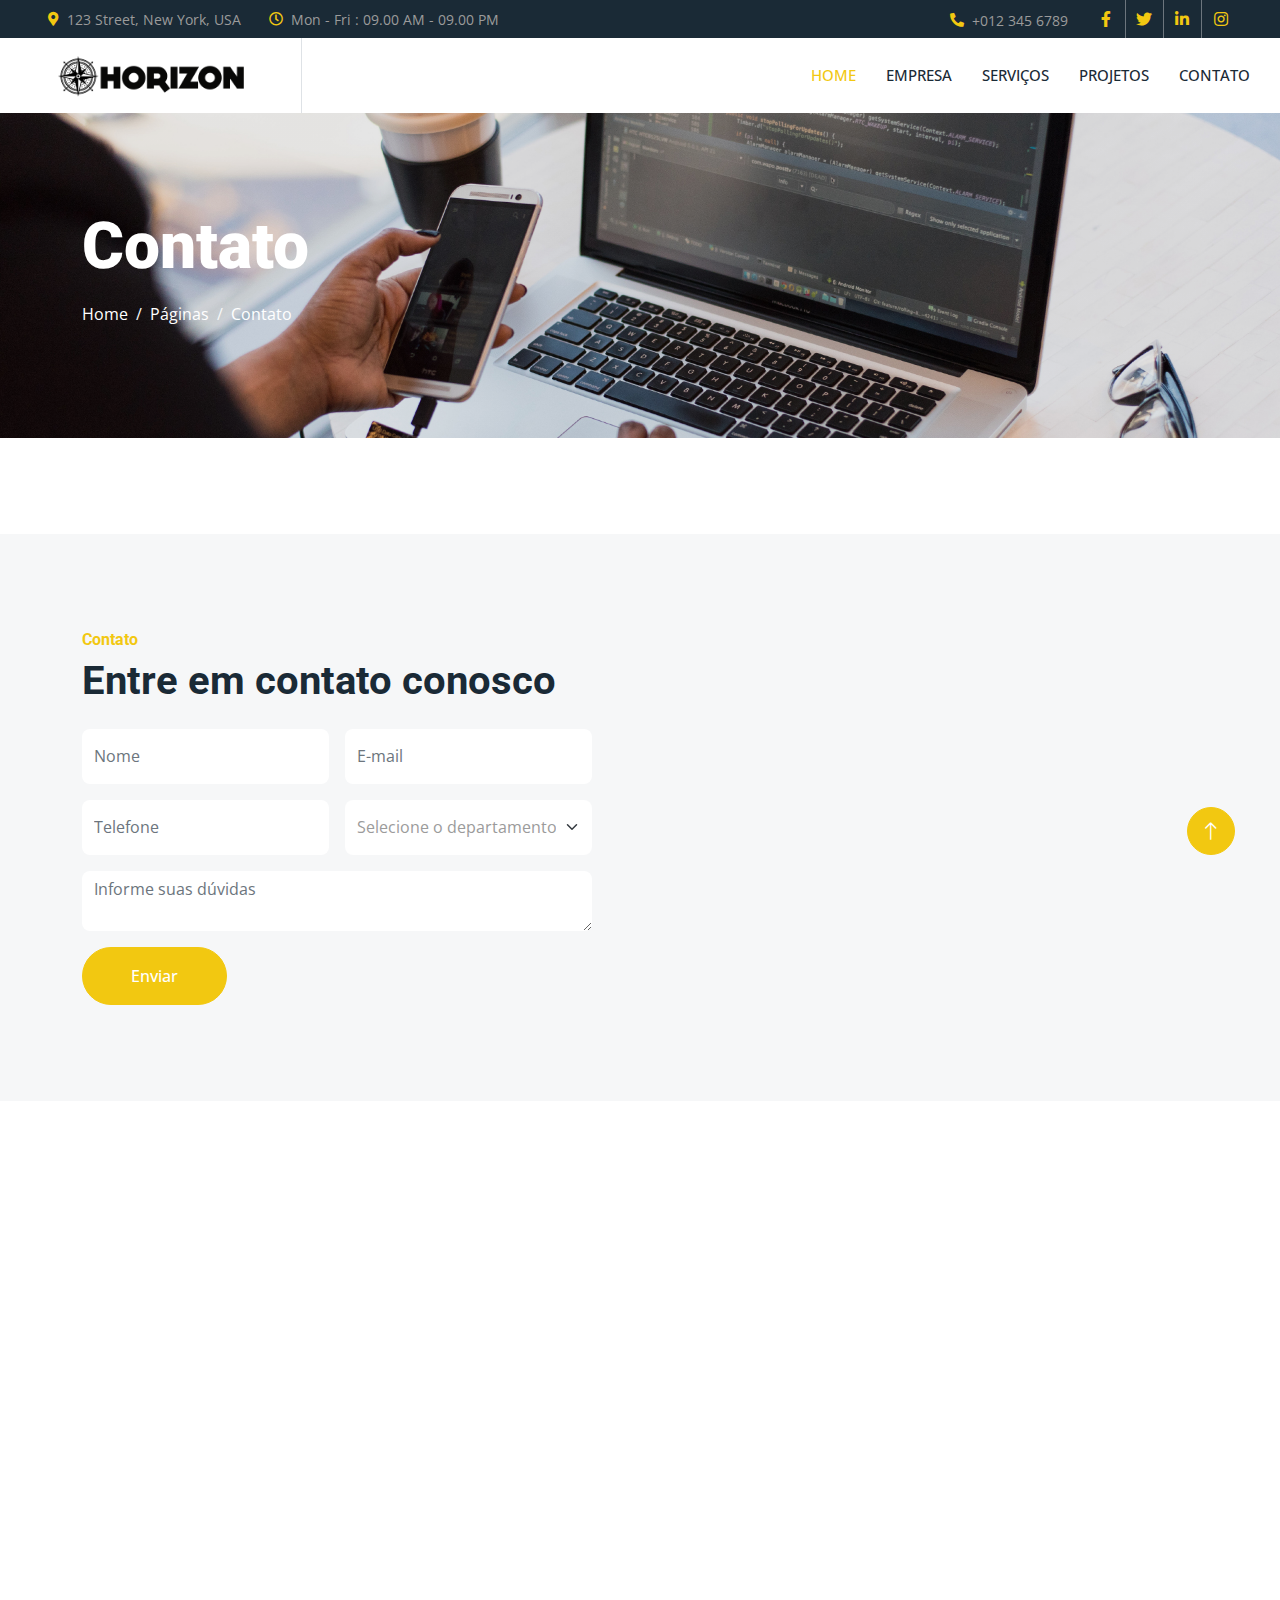
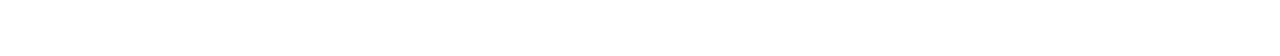
<file: contact.html>
<!DOCTYPE html>
<html lang="en">

<head>
    <meta charset="utf-8">
    <title>Solartec - Renewable Energy Website Template</title>
    <meta content="width=device-width, initial-scale=1.0" name="viewport">
    <meta content="" name="keywords">
    <meta content="" name="description">

    <!-- Favicon -->
    <link href="img/favicon.ico" rel="icon">

    <!-- Google Web Fonts -->
    <link rel="preconnect" href="https://fonts.googleapis.com">
    <link rel="preconnect" href="https://fonts.gstatic.com" crossorigin>
    <link href="https://fonts.googleapis.com/css2?family=Open+Sans:wght@400;500&family=Roboto:wght@500;700;900&display=swap" rel="stylesheet"> 

    <!-- Icon Font Stylesheet -->
    <link href="https://cdnjs.cloudflare.com/ajax/libs/font-awesome/5.10.0/css/all.min.css" rel="stylesheet">
    <link href="https://cdn.jsdelivr.net/npm/bootstrap-icons@1.4.1/font/bootstrap-icons.css" rel="stylesheet">

    <!-- Libraries Stylesheet -->
    <link href="lib/animate/animate.min.css" rel="stylesheet">
    <link href="lib/owlcarousel/assets/owl.carousel.min.css" rel="stylesheet">
    <link href="lib/lightbox/css/lightbox.min.css" rel="stylesheet">

    <!-- Customized Bootstrap Stylesheet -->
    <link href="css/bootstrap.min.css" rel="stylesheet">

    <!-- Template Stylesheet -->
    <link href="css/style.css" rel="stylesheet">
</head>

<body>
    <!-- Spinner Start -->
    <div id="spinner" class="show bg-white position-fixed translate-middle w-100 vh-100 top-50 start-50 d-flex align-items-center justify-content-center">
        <div class="spinner-border text-primary" style="width: 3rem; height: 3rem;" role="status">
            <span class="sr-only">Loading...</span>
        </div>
    </div>
    <!-- Spinner End -->


    <!-- Topbar Start -->
    <div class="container-fluid bg-dark p-0">
        <div class="row gx-0 d-none d-lg-flex">
            <div class="col-lg-7 px-5 text-start">
                <div class="h-100 d-inline-flex align-items-center me-4">
                    <small class="fa fa-map-marker-alt text-primary me-2"></small>
                    <small>123 Street, New York, USA</small>
                </div>
                <div class="h-100 d-inline-flex align-items-center">
                    <small class="far fa-clock text-primary me-2"></small>
                    <small>Mon - Fri : 09.00 AM - 09.00 PM</small>
                </div>
            </div>
            <div class="col-lg-5 px-5 text-end">
                <div class="h-100 d-inline-flex align-items-center me-4">
                    <small class="fa fa-phone-alt text-primary me-2"></small>
                    <small>+012 345 6789</small>
                </div>
                <div class="h-100 d-inline-flex align-items-center mx-n2">
                    <a class="btn btn-square btn-link rounded-0 border-0 border-end border-secondary" href=""><i class="fab fa-facebook-f"></i></a>
                    <a class="btn btn-square btn-link rounded-0 border-0 border-end border-secondary" href=""><i class="fab fa-twitter"></i></a>
                    <a class="btn btn-square btn-link rounded-0 border-0 border-end border-secondary" href=""><i class="fab fa-linkedin-in"></i></a>
                    <a class="btn btn-square btn-link rounded-0" href=""><i class="fab fa-instagram"></i></a>
                </div>
            </div>
        </div>
    </div>
    <!-- Topbar End -->


    <!-- Navbar Start -->
    <nav class="navbar navbar-expand-lg bg-white navbar-light sticky-top p-0">
        <a href="index.html" class="navbar-brand d-flex align-items-center border-end px-4 px-lg-5">
            <img src="img/logo_horizon.png"  alt="Logotipo - Horizon" style="text-align:center; height: 50px;"> </a>
        </a>
        <button type="button" class="navbar-toggler me-4" data-bs-toggle="collapse" data-bs-target="#navbarCollapse">
            <span class="navbar-toggler-icon"></span>
        </button>
        <div class="collapse navbar-collapse" id="navbarCollapse">
            <div class="navbar-nav ms-auto p-4 p-lg-0">
                <a href="index.html" class="nav-item nav-link active">Home</a>
                <a href="about.html" class="nav-item nav-link">Empresa</a>
                <a href="service.html" class="nav-item nav-link">Serviços</a>
                <a href="project.html" class="nav-item nav-link">Projetos</a>
                
                <!--
                    <div class="nav-item dropdown">
                    <a href="#" class="nav-link dropdown-toggle" data-bs-toggle="dropdown">Pages</a>
                    <div class="dropdown-menu bg-light m-0">
                        <a href="feature.html" class="dropdown-item">Feature</a>
                        <a href="quote.html" class="dropdown-item">Free Quote</a>
                        <a href="team.html" class="dropdown-item">Our Team</a>
                        <a href="testimonial.html" class="dropdown-item">Testimonial</a>
                        <a href="404.html" class="dropdown-item">404 Page</a>
                    </div>
                </div>
                -->
                <a href="contact.html" class="nav-item nav-link">Contato</a>
            </div>
            <!--<a href="" class="btn btn-primary rounded-0 py-4 px-lg-5 d-none d-lg-block">Whatsapp<i class="fa fa-arrow-right ms-3"></i></a>
            -->    
            </div>
    </nav>
    <!-- Navbar End -->


    <!-- Page Header Start -->
    <div class="container-fluid page-header py-5 mb-5">
        <div class="container py-5">
            <h1 class="display-3 text-white mb-3 animated slideInDown">Contato</h1>
            <nav aria-label="breadcrumb animated slideInDown">
                <ol class="breadcrumb">
                    <li class="breadcrumb-item"><a class="text-white" href="#">Home</a></li>
                    <li class="breadcrumb-item"><a class="text-white" href="#">Páginas</a></li>
                    <li class="breadcrumb-item text-white active" aria-current="page">Contato</li>
                </ol>
            </nav>
        </div>
    </div>
    <!-- Page Header End -->


    <!-- Contact Start -->
    <div class="container-fluid bg-light overflow-hidden px-lg-0" style="margin: 6rem 0;">
        <div class="container contact px-lg-0">
            <div class="row g-0 mx-lg-0">
                <div class="col-lg-6 contact-text py-5 wow fadeIn" data-wow-delay="0.5s">
                    <div class="p-lg-5 ps-lg-0">
                        <h6 class="text-primary">Contato</h6>
                        <h1 class="mb-4">Entre em contato conosco</h1>
                        <!--<p class="mb-4">The contact form is currently inactive. Get a functional and working contact form with Ajax & PHP in a few minutes. Just copy and paste the files, add a little code and you're done. <a href="https://htmlcodex.com/contact-form">Download Now</a>.</p>-->
                        <form>
                            <div class="row g-3">
                                <div class="col-12 col-sm-6">
                                    <input type="text" class="form-control border-0" placeholder="Nome" style="height: 55px;">
                                </div>
                                <div class="col-12 col-sm-6">
                                    <input type="email" class="form-control border-0" placeholder="E-mail" style="height: 55px;">
                                </div>
                                <div class="col-12 col-sm-6">
                                    <input type="text" class="form-control border-0" placeholder="Telefone" style="height: 55px;">
                                </div>
                                <div class="col-12 col-sm-6">
                                    <select class="form-select border-0" style="height: 55px;">
                                        <option selected>Selecione o departamento</option>
                                        <option value="1">Técnico</option>
                                        <option value="2">Financeiro</option>
                                        <!--<option value="3"></option>-->
                                    </select>
                                </div>
                                <div class="col-12">
                                    <textarea class="form-control border-0" placeholder="Informe suas dúvidas"></textarea>
                                </div>
                                <div class="col-12">
                                    <button class="btn btn-primary rounded-pill py-3 px-5" type="submit">Enviar</button>
                                </div>
                            </div>
                        </form>
                    </div>
                </div>
                <div class="col-lg-6 pe-lg-0" style="min-height: 400px;">
                    <div class="position-relative h-100">
                        <iframe class="position-absolute w-100 h-100" style="object-fit: cover;"
                        src="https://www.google.com/maps/embed?pb=!1m18!1m12!1m3!1d3001156.4288297426!2d-78.01371936852176!3d42.72876761954724!2m3!1f0!2f0!3f0!3m2!1i1024!2i768!4f13.1!3m3!1m2!1s0x4ccc4bf0f123a5a9%3A0xddcfc6c1de189567!2sNew%20York%2C%20USA!5e0!3m2!1sen!2sbd!4v1603794290143!5m2!1sen!2sbd"
                        frameborder="0" allowfullscreen="" aria-hidden="false"
                        tabindex="0"></iframe>
                    </div>
                </div>
            </div>
        </div>
    </div>
    <!-- Contact End -->


    <!-- Footer Start -->
    <div class="container-fluid bg-dark text-body footer mt-5 pt-5 wow fadeIn" data-wow-delay="0.1s">
        <div class="container py-5">
            <div class="row g-5">
                <div class="col-lg-3 col-md-6">
                    <h5 class="text-white mb-4">Endereço</h5>
                    <p class="mb-2"><i class="fa fa-map-marker-alt me-3"></i>R. Severina Viana Batista 96, João Pessoa, Paraíba, Brasil</p>
                    <p class="mb-2"><i class="fa fa-phone-alt me-3"></i>+83 9.9936-4937</p>
                    <p class="mb-2"><i class="fa fa-envelope me-3"></i>contato@horizongeo.com</p>
                    <div class="d-flex pt-2">
                        <a class="btn btn-square btn-outline-light btn-social" href=""><i class="fab fa-twitter"></i></a>
                        <a class="btn btn-square btn-outline-light btn-social" href=""><i class="fab fa-facebook-f"></i></a>
                        <a class="btn btn-square btn-outline-light btn-social" href=""><i class="fab fa-youtube"></i></a>
                        <a class="btn btn-square btn-outline-light btn-social" href=""><i class="fab fa-linkedin-in"></i></a>
                    </div>
                </div>
                <div class="col-lg-3 col-md-6">
                    <h5 class="text-white mb-4">Links Rápidos</h5>
                    <a class="btn btn-link" href="">Nossa empresa</a>
                    <a class="btn btn-link" href="">Serviços</a>
                    <a class="btn btn-link" href="">Termos e Condições</a>
                    <a class="btn btn-link" href="">Contato</a>
                    <a class="btn btn-link" href="">Horizon WebGIS</a>
                </div>
                <div class="col-lg-3 col-md-6">
                    <h5 class="text-white mb-4">Projetos</h5>
                    <div class="row g-2">
                        <div class="col-4">
                            <img class="img-fluid rounded" src="img/gallery-1.jpg" alt="">
                        </div>
                        <div class="col-4">
                            <img class="img-fluid rounded" src="img/gallery-2.jpg" alt="">
                        </div>
                        <div class="col-4">
                            <img class="img-fluid rounded" src="img/gallery-3.jpg" alt="">
                        </div>
                        <div class="col-4">
                            <img class="img-fluid rounded" src="img/gallery-4.jpg" alt="">
                        </div>
                        <div class="col-4">
                            <img class="img-fluid rounded" src="img/gallery-5.jpg" alt="">
                        </div>
                        <div class="col-4">
                            <img class="img-fluid rounded" src="img/gallery-6.jpg" alt="">
                        </div>
                    </div>
                </div>
                <div class="col-lg-3 col-md-6">
                    <h5 class="text-white mb-4">Newsletter</h5>
                    <p>Informe seu melhor e-mail para receber as novidades da nossa empresa.</p>
                    <div class="position-relative mx-auto" style="max-width: 400px;">
                        <input class="form-control border-0 w-100 py-3 ps-4 pe-5" type="text" placeholder="Seu e-mail">
                        <button type="button" class="btn btn-primary py-2 position-absolute top-0 end-0 mt-2 me-2">Cadastrar</button>
                    </div>
                </div>
            </div>
        </div>
        <div class="container">
            <div class="copyright">
                <div class="row">
                    <div class="col-md-6 text-center text-md-start mb-3 mb-md-0">
                        &copy; <a href="#">Horizon Geotecnologias</a>, Todos os direitos reservados.
                    </div>
                    <div class="col-md-6 text-center text-md-end">
                       <a href="#" target="_blank"><img src="img/logo_horizon.png"  alt="Logotipo - Horizon" style="text-align:center; height: 50px;"></a>
                    </div>
                </div>
            </div>
        </div>
    </div>
    <!-- Footer End -->


    <!-- Back to Top -->
    <a href="#" class="btn btn-lg btn-primary btn-lg-square rounded-circle back-to-top"><i class="bi bi-arrow-up"></i></a>


    <!-- JavaScript Libraries -->
    <script src="https://code.jquery.com/jquery-3.4.1.min.js"></script>
    <script src="https://cdn.jsdelivr.net/npm/bootstrap@5.0.0/dist/js/bootstrap.bundle.min.js"></script>
    <script src="lib/wow/wow.min.js"></script>
    <script src="lib/easing/easing.min.js"></script>
    <script src="lib/waypoints/waypoints.min.js"></script>
    <script src="lib/counterup/counterup.min.js"></script>
    <script src="lib/owlcarousel/owl.carousel.min.js"></script>
    <script src="lib/isotope/isotope.pkgd.min.js"></script>
    <script src="lib/lightbox/js/lightbox.min.js"></script>

    <!-- Template Javascript -->
    <script src="js/main.js"></script>
</body>

</html>
</file>
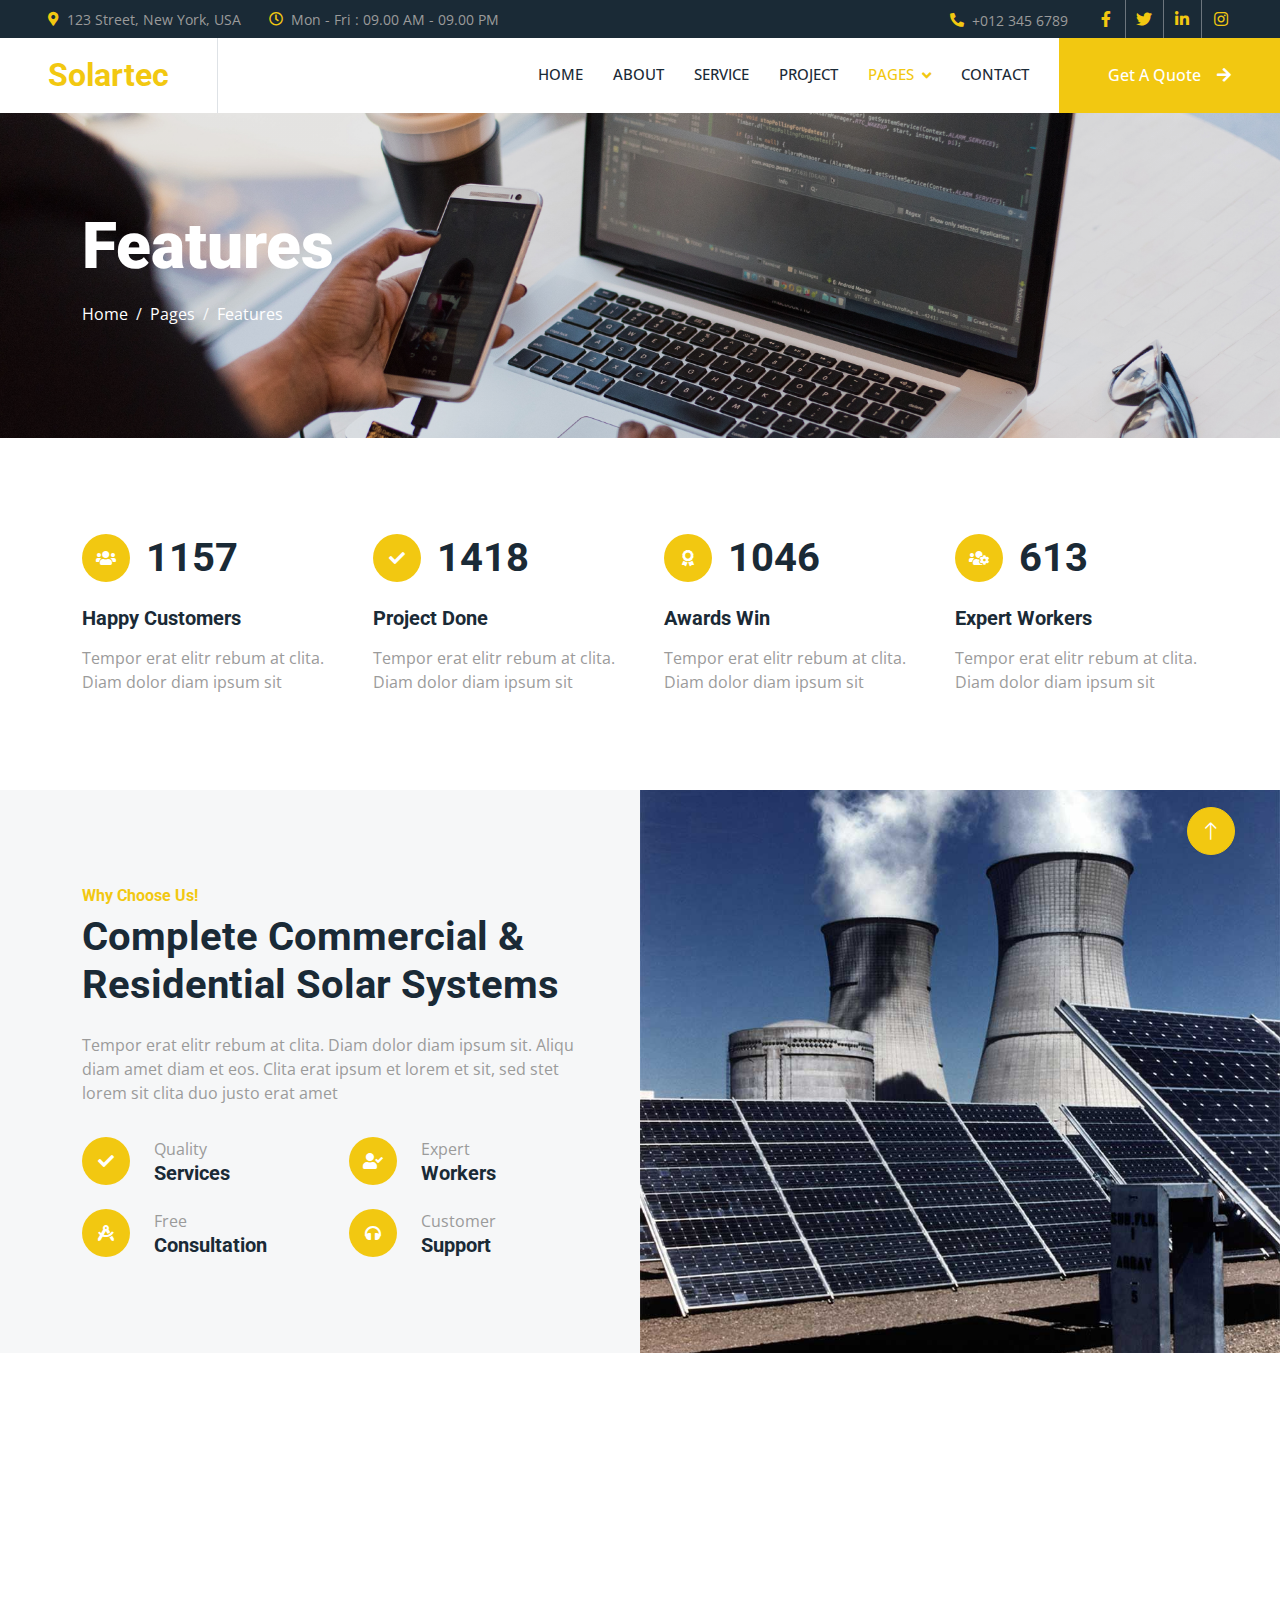
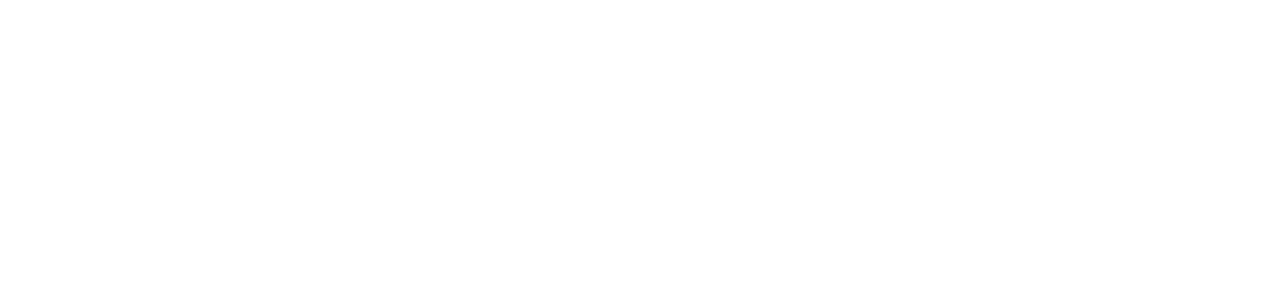
<file: feature.html>
<!DOCTYPE html>
<html lang="en">

<head>
    <meta charset="utf-8">
    <title>Solartec - Renewable Energy Website Template</title>
    <meta content="width=device-width, initial-scale=1.0" name="viewport">
    <meta content="" name="keywords">
    <meta content="" name="description">

    <!-- Favicon -->
    <link href="img/favicon.ico" rel="icon">

    <!-- Google Web Fonts -->
    <link rel="preconnect" href="https://fonts.googleapis.com">
    <link rel="preconnect" href="https://fonts.gstatic.com" crossorigin>
    <link href="https://fonts.googleapis.com/css2?family=Open+Sans:wght@400;500&family=Roboto:wght@500;700;900&display=swap" rel="stylesheet"> 

    <!-- Icon Font Stylesheet -->
    <link href="https://cdnjs.cloudflare.com/ajax/libs/font-awesome/5.10.0/css/all.min.css" rel="stylesheet">
    <link href="https://cdn.jsdelivr.net/npm/bootstrap-icons@1.4.1/font/bootstrap-icons.css" rel="stylesheet">

    <!-- Libraries Stylesheet -->
    <link href="lib/animate/animate.min.css" rel="stylesheet">
    <link href="lib/owlcarousel/assets/owl.carousel.min.css" rel="stylesheet">
    <link href="lib/lightbox/css/lightbox.min.css" rel="stylesheet">

    <!-- Customized Bootstrap Stylesheet -->
    <link href="css/bootstrap.min.css" rel="stylesheet">

    <!-- Template Stylesheet -->
    <link href="css/style.css" rel="stylesheet">
</head>

<body>
    <!-- Spinner Start -->
    <div id="spinner" class="show bg-white position-fixed translate-middle w-100 vh-100 top-50 start-50 d-flex align-items-center justify-content-center">
        <div class="spinner-border text-primary" style="width: 3rem; height: 3rem;" role="status">
            <span class="sr-only">Loading...</span>
        </div>
    </div>
    <!-- Spinner End -->


    <!-- Topbar Start -->
    <div class="container-fluid bg-dark p-0">
        <div class="row gx-0 d-none d-lg-flex">
            <div class="col-lg-7 px-5 text-start">
                <div class="h-100 d-inline-flex align-items-center me-4">
                    <small class="fa fa-map-marker-alt text-primary me-2"></small>
                    <small>123 Street, New York, USA</small>
                </div>
                <div class="h-100 d-inline-flex align-items-center">
                    <small class="far fa-clock text-primary me-2"></small>
                    <small>Mon - Fri : 09.00 AM - 09.00 PM</small>
                </div>
            </div>
            <div class="col-lg-5 px-5 text-end">
                <div class="h-100 d-inline-flex align-items-center me-4">
                    <small class="fa fa-phone-alt text-primary me-2"></small>
                    <small>+012 345 6789</small>
                </div>
                <div class="h-100 d-inline-flex align-items-center mx-n2">
                    <a class="btn btn-square btn-link rounded-0 border-0 border-end border-secondary" href=""><i class="fab fa-facebook-f"></i></a>
                    <a class="btn btn-square btn-link rounded-0 border-0 border-end border-secondary" href=""><i class="fab fa-twitter"></i></a>
                    <a class="btn btn-square btn-link rounded-0 border-0 border-end border-secondary" href=""><i class="fab fa-linkedin-in"></i></a>
                    <a class="btn btn-square btn-link rounded-0" href=""><i class="fab fa-instagram"></i></a>
                </div>
            </div>
        </div>
    </div>
    <!-- Topbar End -->


    <!-- Navbar Start -->
    <nav class="navbar navbar-expand-lg bg-white navbar-light sticky-top p-0">
        <a href="index.html" class="navbar-brand d-flex align-items-center border-end px-4 px-lg-5">
            <h2 class="m-0 text-primary">Solartec</h2>
        </a>
        <button type="button" class="navbar-toggler me-4" data-bs-toggle="collapse" data-bs-target="#navbarCollapse">
            <span class="navbar-toggler-icon"></span>
        </button>
        <div class="collapse navbar-collapse" id="navbarCollapse">
            <div class="navbar-nav ms-auto p-4 p-lg-0">
                <a href="index.html" class="nav-item nav-link">Home</a>
                <a href="about.html" class="nav-item nav-link">About</a>
                <a href="service.html" class="nav-item nav-link">Service</a>
                <a href="project.html" class="nav-item nav-link">Project</a>
                <div class="nav-item dropdown">
                    <a href="#" class="nav-link dropdown-toggle active" data-bs-toggle="dropdown">Pages</a>
                    <div class="dropdown-menu bg-light m-0">
                        <a href="feature.html" class="dropdown-item active">Feature</a>
                        <a href="quote.html" class="dropdown-item">Free Quote</a>
                        <a href="team.html" class="dropdown-item">Our Team</a>
                        <a href="testimonial.html" class="dropdown-item">Testimonial</a>
                        <a href="404.html" class="dropdown-item">404 Page</a>
                    </div>
                </div>
                <a href="contact.html" class="nav-item nav-link">Contact</a>
            </div>
            <a href="" class="btn btn-primary rounded-0 py-4 px-lg-5 d-none d-lg-block">Get A Quote<i class="fa fa-arrow-right ms-3"></i></a>
        </div>
    </nav>
    <!-- Navbar End -->


    <!-- Page Header Start -->
    <div class="container-fluid page-header py-5 mb-5">
        <div class="container py-5">
            <h1 class="display-3 text-white mb-3 animated slideInDown">Features</h1>
            <nav aria-label="breadcrumb animated slideInDown">
                <ol class="breadcrumb">
                    <li class="breadcrumb-item"><a class="text-white" href="#">Home</a></li>
                    <li class="breadcrumb-item"><a class="text-white" href="#">Pages</a></li>
                    <li class="breadcrumb-item text-white active" aria-current="page">Features</li>
                </ol>
            </nav>
        </div>
    </div>
    <!-- Page Header End -->


    <!-- Feature Start -->
    <div class="container-xxl py-5">
        <div class="container">
            <div class="row g-5">
                <div class="col-md-6 col-lg-3 wow fadeIn" data-wow-delay="0.1s">
                    <div class="d-flex align-items-center mb-4">
                        <div class="btn-lg-square bg-primary rounded-circle me-3">
                            <i class="fa fa-users text-white"></i>
                        </div>
                        <h1 class="mb-0" data-toggle="counter-up">3453</h1>
                    </div>
                    <h5 class="mb-3">Happy Customers</h5>
                    <span>Tempor erat elitr rebum at clita. Diam dolor diam ipsum sit</span>
                </div>
                <div class="col-md-6 col-lg-3 wow fadeIn" data-wow-delay="0.3s">
                    <div class="d-flex align-items-center mb-4">
                        <div class="btn-lg-square bg-primary rounded-circle me-3">
                            <i class="fa fa-check text-white"></i>
                        </div>
                        <h1 class="mb-0" data-toggle="counter-up">4234</h1>
                    </div>
                    <h5 class="mb-3">Project Done</h5>
                    <span>Tempor erat elitr rebum at clita. Diam dolor diam ipsum sit</span>
                </div>
                <div class="col-md-6 col-lg-3 wow fadeIn" data-wow-delay="0.5s">
                    <div class="d-flex align-items-center mb-4">
                        <div class="btn-lg-square bg-primary rounded-circle me-3">
                            <i class="fa fa-award text-white"></i>
                        </div>
                        <h1 class="mb-0" data-toggle="counter-up">3123</h1>
                    </div>
                    <h5 class="mb-3">Awards Win</h5>
                    <span>Tempor erat elitr rebum at clita. Diam dolor diam ipsum sit</span>
                </div>
                <div class="col-md-6 col-lg-3 wow fadeIn" data-wow-delay="0.7s">
                    <div class="d-flex align-items-center mb-4">
                        <div class="btn-lg-square bg-primary rounded-circle me-3">
                            <i class="fa fa-users-cog text-white"></i>
                        </div>
                        <h1 class="mb-0" data-toggle="counter-up">1831</h1>
                    </div>
                    <h5 class="mb-3">Expert Workers</h5>
                    <span>Tempor erat elitr rebum at clita. Diam dolor diam ipsum sit</span>
                </div>
            </div>
        </div>
    </div>
    <!-- Feature Start -->


    <!-- Feature Start -->
    <div class="container-fluid bg-light overflow-hidden my-5 px-lg-0">
        <div class="container feature px-lg-0">
            <div class="row g-0 mx-lg-0">
                <div class="col-lg-6 feature-text py-5 wow fadeIn" data-wow-delay="0.1s">
                    <div class="p-lg-5 ps-lg-0">
                        <h6 class="text-primary">Why Choose Us!</h6>
                        <h1 class="mb-4">Complete Commercial & Residential Solar Systems</h1>
                        <p class="mb-4 pb-2">Tempor erat elitr rebum at clita. Diam dolor diam ipsum sit. Aliqu diam amet diam et eos. Clita erat ipsum et lorem et sit, sed stet lorem sit clita duo justo erat amet</p>
                        <div class="row g-4">
                            <div class="col-6">
                                <div class="d-flex align-items-center">
                                    <div class="btn-lg-square bg-primary rounded-circle">
                                        <i class="fa fa-check text-white"></i>
                                    </div>
                                    <div class="ms-4">
                                        <p class="mb-0">Quality</p>
                                        <h5 class="mb-0">Services</h5>
                                    </div>
                                </div>
                            </div>
                            <div class="col-6">
                                <div class="d-flex align-items-center">
                                    <div class="btn-lg-square bg-primary rounded-circle">
                                        <i class="fa fa-user-check text-white"></i>
                                    </div>
                                    <div class="ms-4">
                                        <p class="mb-0">Expert</p>
                                        <h5 class="mb-0">Workers</h5>
                                    </div>
                                </div>
                            </div>
                            <div class="col-6">
                                <div class="d-flex align-items-center">
                                    <div class="btn-lg-square bg-primary rounded-circle">
                                        <i class="fa fa-drafting-compass text-white"></i>
                                    </div>
                                    <div class="ms-4">
                                        <p class="mb-0">Free</p>
                                        <h5 class="mb-0">Consultation</h5>
                                    </div>
                                </div>
                            </div>
                            <div class="col-6">
                                <div class="d-flex align-items-center">
                                    <div class="btn-lg-square bg-primary rounded-circle">
                                        <i class="fa fa-headphones text-white"></i>
                                    </div>
                                    <div class="ms-4">
                                        <p class="mb-0">Customer</p>
                                        <h5 class="mb-0">Support</h5>
                                    </div>
                                </div>
                            </div>
                        </div>
                    </div>
                </div>
                <div class="col-lg-6 pe-lg-0 wow fadeIn" data-wow-delay="0.5s" style="min-height: 400px;">
                    <div class="position-relative h-100">
                        <img class="position-absolute img-fluid w-100 h-100" src="img/feature.jpg" style="object-fit: cover;" alt="">
                    </div>
                </div>
            </div>
        </div>
    </div>
    <!-- Feature End -->
        

    <!-- Footer Start -->
    <div class="container-fluid bg-dark text-body footer pt-5 wow fadeIn" data-wow-delay="0.1s" style="margin-top: 6rem;">
        <div class="container py-5">
            <div class="row g-5">
                <div class="col-lg-3 col-md-6">
                    <h5 class="text-white mb-4">Address</h5>
                    <p class="mb-2"><i class="fa fa-map-marker-alt me-3"></i>123 Street, New York, USA</p>
                    <p class="mb-2"><i class="fa fa-phone-alt me-3"></i>+012 345 67890</p>
                    <p class="mb-2"><i class="fa fa-envelope me-3"></i>info@example.com</p>
                    <div class="d-flex pt-2">
                        <a class="btn btn-square btn-outline-light btn-social" href=""><i class="fab fa-twitter"></i></a>
                        <a class="btn btn-square btn-outline-light btn-social" href=""><i class="fab fa-facebook-f"></i></a>
                        <a class="btn btn-square btn-outline-light btn-social" href=""><i class="fab fa-youtube"></i></a>
                        <a class="btn btn-square btn-outline-light btn-social" href=""><i class="fab fa-linkedin-in"></i></a>
                    </div>
                </div>
                <div class="col-lg-3 col-md-6">
                    <h5 class="text-white mb-4">Quick Links</h5>
                    <a class="btn btn-link" href="">About Us</a>
                    <a class="btn btn-link" href="">Contact Us</a>
                    <a class="btn btn-link" href="">Our Services</a>
                    <a class="btn btn-link" href="">Terms & Condition</a>
                    <a class="btn btn-link" href="">Support</a>
                </div>
                <div class="col-lg-3 col-md-6">
                    <h5 class="text-white mb-4">Project Gallery</h5>
                    <div class="row g-2">
                        <div class="col-4">
                            <img class="img-fluid rounded" src="img/gallery-1.jpg" alt="">
                        </div>
                        <div class="col-4">
                            <img class="img-fluid rounded" src="img/gallery-2.jpg" alt="">
                        </div>
                        <div class="col-4">
                            <img class="img-fluid rounded" src="img/gallery-3.jpg" alt="">
                        </div>
                        <div class="col-4">
                            <img class="img-fluid rounded" src="img/gallery-4.jpg" alt="">
                        </div>
                        <div class="col-4">
                            <img class="img-fluid rounded" src="img/gallery-5.jpg" alt="">
                        </div>
                        <div class="col-4">
                            <img class="img-fluid rounded" src="img/gallery-6.jpg" alt="">
                        </div>
                    </div>
                </div>
                <div class="col-lg-3 col-md-6">
                    <h5 class="text-white mb-4">Newsletter</h5>
                    <p>Dolor amet sit justo amet elitr clita ipsum elitr est.</p>
                    <div class="position-relative mx-auto" style="max-width: 400px;">
                        <input class="form-control border-0 w-100 py-3 ps-4 pe-5" type="text" placeholder="Your email">
                        <button type="button" class="btn btn-primary py-2 position-absolute top-0 end-0 mt-2 me-2">SignUp</button>
                    </div>
                </div>
            </div>
        </div>
        <div class="container">
            <div class="copyright">
                <div class="row">
                    <div class="col-md-6 text-center text-md-start mb-3 mb-md-0">
                        &copy; <a href="#">Your Site Name</a>, All Right Reserved.
                    </div>
                    <div class="col-md-6 text-center text-md-end">
                        <!--/*** This template is free as long as you keep the footer author’s credit link/attribution link/backlink. If you'd like to use the template without the footer author’s credit link/attribution link/backlink, you can purchase the Credit Removal License from "https://htmlcodex.com/credit-removal". Thank you for your support. ***/-->
                        Designed By <a href="https://htmlcodex.com">HTML Codex</a>
                        <br>Distributed By: <a href="https://themewagon.com" target="_blank">ThemeWagon</a>
                    </div>
                </div>
            </div>
        </div>
    </div>
    <!-- Footer End -->


    <!-- Back to Top -->
    <a href="#" class="btn btn-lg btn-primary btn-lg-square rounded-circle back-to-top"><i class="bi bi-arrow-up"></i></a>


    <!-- JavaScript Libraries -->
    <script src="https://code.jquery.com/jquery-3.4.1.min.js"></script>
    <script src="https://cdn.jsdelivr.net/npm/bootstrap@5.0.0/dist/js/bootstrap.bundle.min.js"></script>
    <script src="lib/wow/wow.min.js"></script>
    <script src="lib/easing/easing.min.js"></script>
    <script src="lib/waypoints/waypoints.min.js"></script>
    <script src="lib/counterup/counterup.min.js"></script>
    <script src="lib/owlcarousel/owl.carousel.min.js"></script>
    <script src="lib/isotope/isotope.pkgd.min.js"></script>
    <script src="lib/lightbox/js/lightbox.min.js"></script>

    <!-- Template Javascript -->
    <script src="js/main.js"></script>
</body>

</html>
</file>
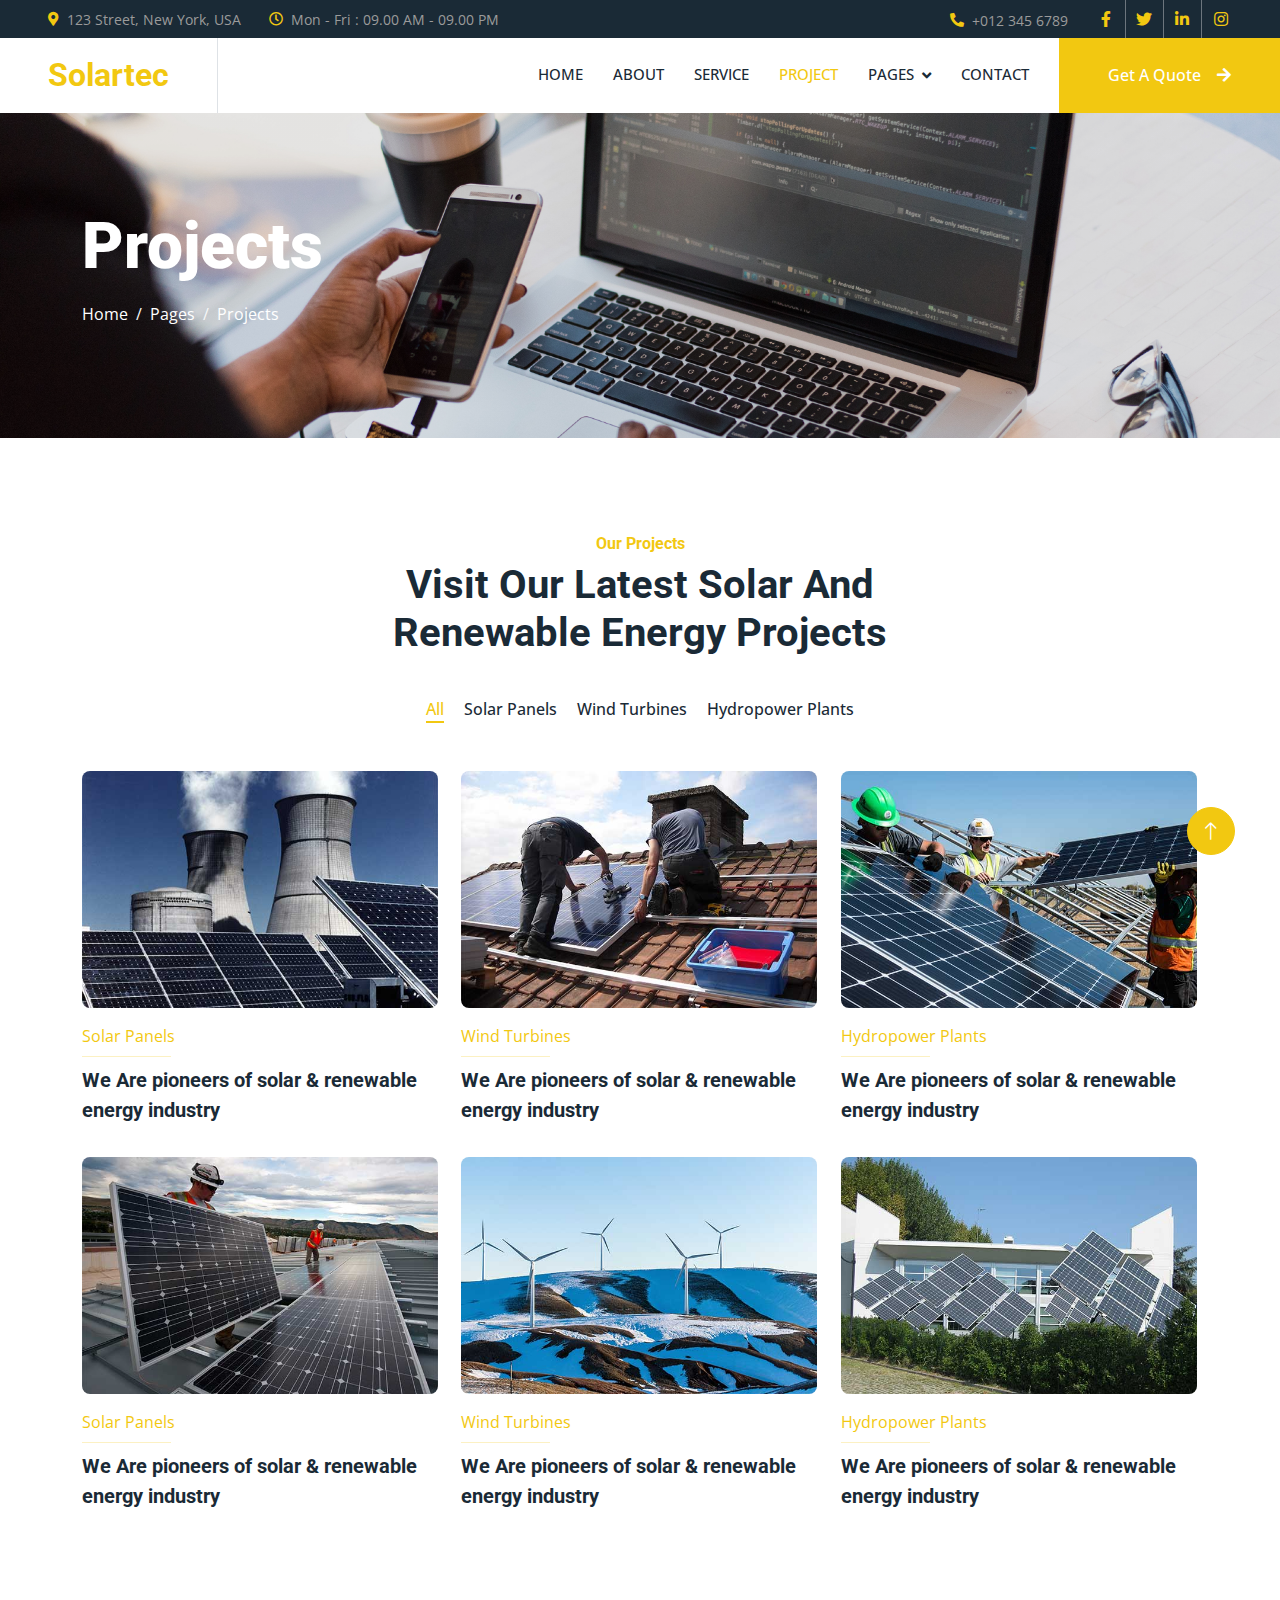
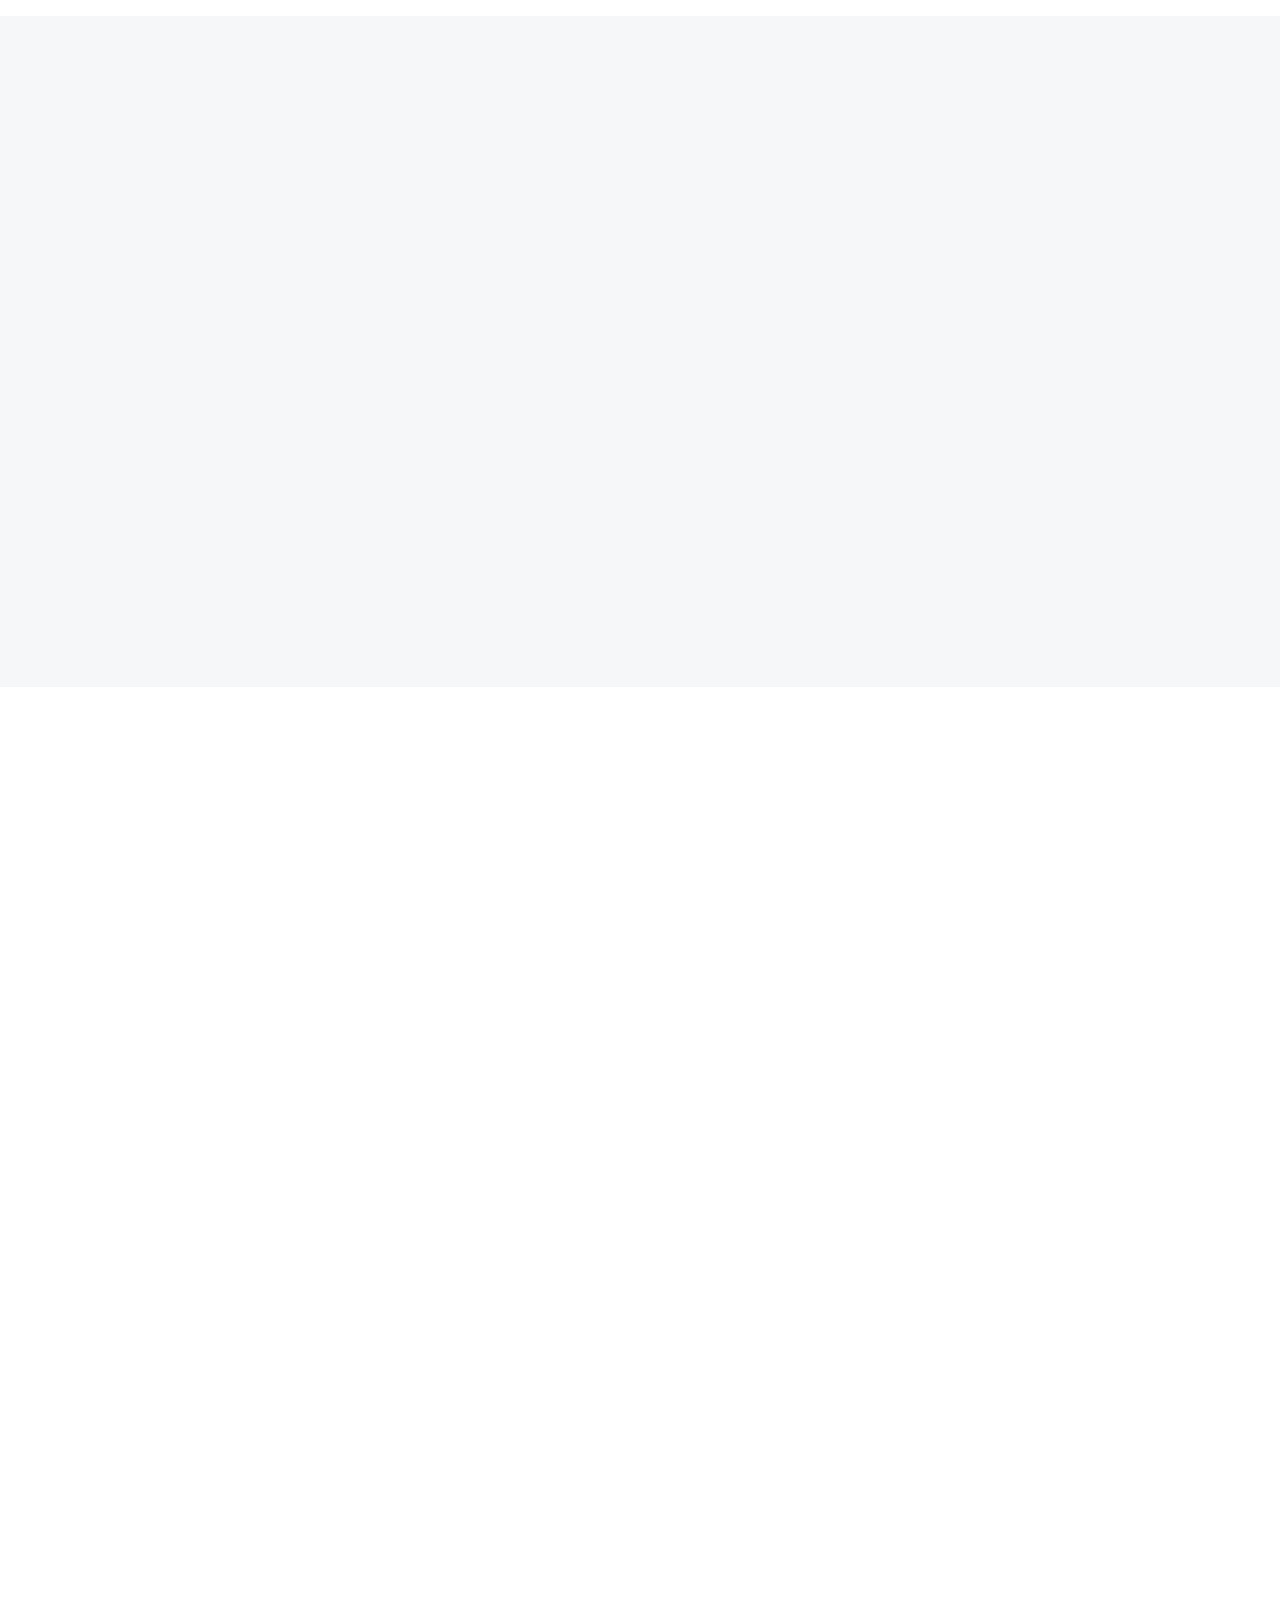
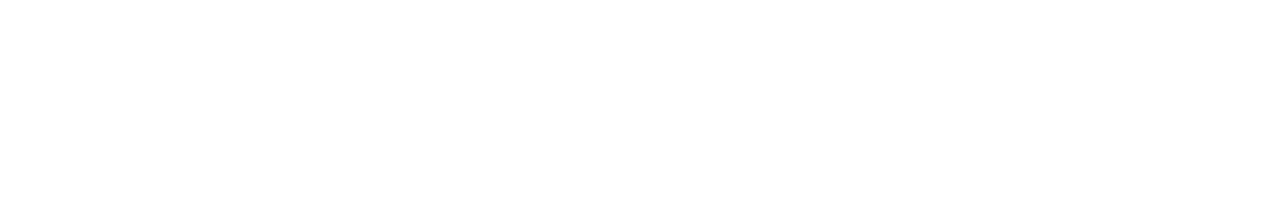
<file: project.html>
<!DOCTYPE html>
<html lang="en">

<head>
    <meta charset="utf-8">
    <title>Solartec - Renewable Energy Website Template</title>
    <meta content="width=device-width, initial-scale=1.0" name="viewport">
    <meta content="" name="keywords">
    <meta content="" name="description">

    <!-- Favicon -->
    <link href="img/favicon.ico" rel="icon">

    <!-- Google Web Fonts -->
    <link rel="preconnect" href="https://fonts.googleapis.com">
    <link rel="preconnect" href="https://fonts.gstatic.com" crossorigin>
    <link href="https://fonts.googleapis.com/css2?family=Open+Sans:wght@400;500&family=Roboto:wght@500;700;900&display=swap" rel="stylesheet"> 

    <!-- Icon Font Stylesheet -->
    <link href="https://cdnjs.cloudflare.com/ajax/libs/font-awesome/5.10.0/css/all.min.css" rel="stylesheet">
    <link href="https://cdn.jsdelivr.net/npm/bootstrap-icons@1.4.1/font/bootstrap-icons.css" rel="stylesheet">

    <!-- Libraries Stylesheet -->
    <link href="lib/animate/animate.min.css" rel="stylesheet">
    <link href="lib/owlcarousel/assets/owl.carousel.min.css" rel="stylesheet">
    <link href="lib/lightbox/css/lightbox.min.css" rel="stylesheet">

    <!-- Customized Bootstrap Stylesheet -->
    <link href="css/bootstrap.min.css" rel="stylesheet">

    <!-- Template Stylesheet -->
    <link href="css/style.css" rel="stylesheet">
</head>

<body>
    <!-- Spinner Start -->
    <div id="spinner" class="show bg-white position-fixed translate-middle w-100 vh-100 top-50 start-50 d-flex align-items-center justify-content-center">
        <div class="spinner-border text-primary" style="width: 3rem; height: 3rem;" role="status">
            <span class="sr-only">Loading...</span>
        </div>
    </div>
    <!-- Spinner End -->


    <!-- Topbar Start -->
    <div class="container-fluid bg-dark p-0">
        <div class="row gx-0 d-none d-lg-flex">
            <div class="col-lg-7 px-5 text-start">
                <div class="h-100 d-inline-flex align-items-center me-4">
                    <small class="fa fa-map-marker-alt text-primary me-2"></small>
                    <small>123 Street, New York, USA</small>
                </div>
                <div class="h-100 d-inline-flex align-items-center">
                    <small class="far fa-clock text-primary me-2"></small>
                    <small>Mon - Fri : 09.00 AM - 09.00 PM</small>
                </div>
            </div>
            <div class="col-lg-5 px-5 text-end">
                <div class="h-100 d-inline-flex align-items-center me-4">
                    <small class="fa fa-phone-alt text-primary me-2"></small>
                    <small>+012 345 6789</small>
                </div>
                <div class="h-100 d-inline-flex align-items-center mx-n2">
                    <a class="btn btn-square btn-link rounded-0 border-0 border-end border-secondary" href=""><i class="fab fa-facebook-f"></i></a>
                    <a class="btn btn-square btn-link rounded-0 border-0 border-end border-secondary" href=""><i class="fab fa-twitter"></i></a>
                    <a class="btn btn-square btn-link rounded-0 border-0 border-end border-secondary" href=""><i class="fab fa-linkedin-in"></i></a>
                    <a class="btn btn-square btn-link rounded-0" href=""><i class="fab fa-instagram"></i></a>
                </div>
            </div>
        </div>
    </div>
    <!-- Topbar End -->


    <!-- Navbar Start -->
    <nav class="navbar navbar-expand-lg bg-white navbar-light sticky-top p-0">
        <a href="index.html" class="navbar-brand d-flex align-items-center border-end px-4 px-lg-5">
            <h2 class="m-0 text-primary">Solartec</h2>
        </a>
        <button type="button" class="navbar-toggler me-4" data-bs-toggle="collapse" data-bs-target="#navbarCollapse">
            <span class="navbar-toggler-icon"></span>
        </button>
        <div class="collapse navbar-collapse" id="navbarCollapse">
            <div class="navbar-nav ms-auto p-4 p-lg-0">
                <a href="index.html" class="nav-item nav-link">Home</a>
                <a href="about.html" class="nav-item nav-link">About</a>
                <a href="service.html" class="nav-item nav-link">Service</a>
                <a href="project.html" class="nav-item nav-link active">Project</a>
                <div class="nav-item dropdown">
                    <a href="#" class="nav-link dropdown-toggle" data-bs-toggle="dropdown">Pages</a>
                    <div class="dropdown-menu bg-light m-0">
                        <a href="feature.html" class="dropdown-item">Feature</a>
                        <a href="quote.html" class="dropdown-item">Free Quote</a>
                        <a href="team.html" class="dropdown-item">Our Team</a>
                        <a href="testimonial.html" class="dropdown-item">Testimonial</a>
                        <a href="404.html" class="dropdown-item">404 Page</a>
                    </div>
                </div>
                <a href="contact.html" class="nav-item nav-link">Contact</a>
            </div>
            <a href="" class="btn btn-primary rounded-0 py-4 px-lg-5 d-none d-lg-block">Get A Quote<i class="fa fa-arrow-right ms-3"></i></a>
        </div>
    </nav>
    <!-- Navbar End -->


    <!-- Page Header Start -->
    <div class="container-fluid page-header py-5 mb-5">
        <div class="container py-5">
            <h1 class="display-3 text-white mb-3 animated slideInDown">Projects</h1>
            <nav aria-label="breadcrumb animated slideInDown">
                <ol class="breadcrumb">
                    <li class="breadcrumb-item"><a class="text-white" href="#">Home</a></li>
                    <li class="breadcrumb-item"><a class="text-white" href="#">Pages</a></li>
                    <li class="breadcrumb-item text-white active" aria-current="page">Projects</li>
                </ol>
            </nav>
        </div>
    </div>
    <!-- Page Header End -->


    <!-- Projects Start -->
    <div class="container-xxl py-5">
        <div class="container">
            <div class="text-center mx-auto mb-5 wow fadeInUp" data-wow-delay="0.1s" style="max-width: 600px;">
                <h6 class="text-primary">Our Projects</h6>
                <h1 class="mb-4">Visit Our Latest Solar And Renewable Energy Projects</h1>
            </div>
            <div class="row mt-n2 wow fadeInUp" data-wow-delay="0.3s">
                <div class="col-12 text-center">
                    <ul class="list-inline mb-5" id="portfolio-flters">
                        <li class="mx-2 active" data-filter="*">All</li>
                        <li class="mx-2" data-filter=".first">Solar Panels</li>
                        <li class="mx-2" data-filter=".second">Wind Turbines</li>
                        <li class="mx-2" data-filter=".third">Hydropower Plants</li>
                    </ul>
                </div>
            </div>
            <div class="row g-4 portfolio-container wow fadeInUp" data-wow-delay="0.5s">
                <div class="col-lg-4 col-md-6 portfolio-item first">
                    <div class="portfolio-img rounded overflow-hidden">
                        <img class="img-fluid" src="img/img-600x400-6.jpg" alt="">
                        <div class="portfolio-btn">
                            <a class="btn btn-lg-square btn-outline-light rounded-circle mx-1" href="img/img-600x400-6.jpg" data-lightbox="portfolio"><i class="fa fa-eye"></i></a>
                            <a class="btn btn-lg-square btn-outline-light rounded-circle mx-1" href=""><i class="fa fa-link"></i></a>
                        </div>
                    </div>
                    <div class="pt-3">
                        <p class="text-primary mb-0">Solar Panels</p>
                        <hr class="text-primary w-25 my-2">
                        <h5 class="lh-base">We Are pioneers of solar & renewable energy industry</h5>
                    </div>
                </div>
                <div class="col-lg-4 col-md-6 portfolio-item second">
                    <div class="portfolio-img rounded overflow-hidden">
                        <img class="img-fluid" src="img/img-600x400-5.jpg" alt="">
                        <div class="portfolio-btn">
                            <a class="btn btn-lg-square btn-outline-light rounded-circle mx-1" href="img/img-600x400-5.jpg" data-lightbox="portfolio"><i class="fa fa-eye"></i></a>
                            <a class="btn btn-lg-square btn-outline-light rounded-circle mx-1" href=""><i class="fa fa-link"></i></a>
                        </div>
                    </div>
                    <div class="pt-3">
                        <p class="text-primary mb-0">Wind Turbines</p>
                        <hr class="text-primary w-25 my-2">
                        <h5 class="lh-base">We Are pioneers of solar & renewable energy industry</h5>
                    </div>
                </div>
                <div class="col-lg-4 col-md-6 portfolio-item third">
                    <div class="portfolio-img rounded overflow-hidden">
                        <img class="img-fluid" src="img/img-600x400-4.jpg" alt="">
                        <div class="portfolio-btn">
                            <a class="btn btn-lg-square btn-outline-light rounded-circle mx-1" href="img/img-600x400-4.jpg" data-lightbox="portfolio"><i class="fa fa-eye"></i></a>
                            <a class="btn btn-lg-square btn-outline-light rounded-circle mx-1" href=""><i class="fa fa-link"></i></a>
                        </div>
                    </div>
                    <div class="pt-3">
                        <p class="text-primary mb-0">Hydropower Plants</p>
                        <hr class="text-primary w-25 my-2">
                        <h5 class="lh-base">We Are pioneers of solar & renewable energy industry</h5>
                    </div>
                </div>
                <div class="col-lg-4 col-md-6 portfolio-item first">
                    <div class="portfolio-img rounded overflow-hidden">
                        <img class="img-fluid" src="img/img-600x400-3.jpg" alt="">
                        <div class="portfolio-btn">
                            <a class="btn btn-lg-square btn-outline-light rounded-circle mx-1" href="img/img-600x400-3.jpg" data-lightbox="portfolio"><i class="fa fa-eye"></i></a>
                            <a class="btn btn-lg-square btn-outline-light rounded-circle mx-1" href=""><i class="fa fa-link"></i></a>
                        </div>
                    </div>
                    <div class="pt-3">
                        <p class="text-primary mb-0">Solar Panels</p>
                        <hr class="text-primary w-25 my-2">
                        <h5 class="lh-base">We Are pioneers of solar & renewable energy industry</h5>
                    </div>
                </div>
                <div class="col-lg-4 col-md-6 portfolio-item second">
                    <div class="portfolio-img rounded overflow-hidden">
                        <img class="img-fluid" src="img/img-600x400-2.jpg" alt="">
                        <div class="portfolio-btn">
                            <a class="btn btn-lg-square btn-outline-light rounded-circle mx-1" href="img/img-600x400-2.jpg" data-lightbox="portfolio"><i class="fa fa-eye"></i></a>
                            <a class="btn btn-lg-square btn-outline-light rounded-circle mx-1" href=""><i class="fa fa-link"></i></a>
                        </div>
                    </div>
                    <div class="pt-3">
                        <p class="text-primary mb-0">Wind Turbines</p>
                        <hr class="text-primary w-25 my-2">
                        <h5 class="lh-base">We Are pioneers of solar & renewable energy industry</h5>
                    </div>
                </div>
                <div class="col-lg-4 col-md-6 portfolio-item third">
                    <div class="portfolio-img rounded overflow-hidden">
                        <img class="img-fluid" src="img/img-600x400-1.jpg" alt="">
                        <div class="portfolio-btn">
                            <a class="btn btn-lg-square btn-outline-light rounded-circle mx-1" href="img/img-600x400-1.jpg" data-lightbox="portfolio"><i class="fa fa-eye"></i></a>
                            <a class="btn btn-lg-square btn-outline-light rounded-circle mx-1" href=""><i class="fa fa-link"></i></a>
                        </div>
                    </div>
                    <div class="pt-3">
                        <p class="text-primary mb-0">Hydropower Plants</p>
                        <hr class="text-primary w-25 my-2">
                        <h5 class="lh-base">We Are pioneers of solar & renewable energy industry</h5>
                    </div>
                </div>
            </div>
        </div>
    </div>
    <!-- Projects End -->


    <!-- Quote Start -->
    <div class="container-fluid bg-light overflow-hidden my-5 px-lg-0">
        <div class="container quote px-lg-0">
            <div class="row g-0 mx-lg-0">
                <div class="col-lg-6 ps-lg-0 wow fadeIn" data-wow-delay="0.1s" style="min-height: 400px;">
                    <div class="position-relative h-100">
                        <img class="position-absolute img-fluid w-100 h-100" src="img/quote.jpg" style="object-fit: cover;" alt="">
                    </div>
                </div>
                <div class="col-lg-6 quote-text py-5 wow fadeIn" data-wow-delay="0.5s">
                    <div class="p-lg-5 pe-lg-0">
                        <h6 class="text-primary">Free Quote</h6>
                        <h1 class="mb-4">Get A Free Quote</h1>
                        <p class="mb-4 pb-2">Tempor erat elitr rebum at clita. Diam dolor diam ipsum sit. Aliqu diam amet diam et eos. Clita erat ipsum et lorem et sit, sed stet lorem sit clita duo justo erat amet</p>
                        <form>
                            <div class="row g-3">
                                <div class="col-12 col-sm-6">
                                    <input type="text" class="form-control border-0" placeholder="Your Name" style="height: 55px;">
                                </div>
                                <div class="col-12 col-sm-6">
                                    <input type="email" class="form-control border-0" placeholder="Your Email" style="height: 55px;">
                                </div>
                                <div class="col-12 col-sm-6">
                                    <input type="text" class="form-control border-0" placeholder="Your Mobile" style="height: 55px;">
                                </div>
                                <div class="col-12 col-sm-6">
                                    <select class="form-select border-0" style="height: 55px;">
                                        <option selected>Select A Service</option>
                                        <option value="1">Service 1</option>
                                        <option value="2">Service 2</option>
                                        <option value="3">Service 3</option>
                                    </select>
                                </div>
                                <div class="col-12">
                                    <textarea class="form-control border-0" placeholder="Special Note"></textarea>
                                </div>
                                <div class="col-12">
                                    <button class="btn btn-primary rounded-pill py-3 px-5" type="submit">Submit</button>
                                </div>
                            </div>
                        </form>
                    </div>
                </div>
            </div>
        </div>
    </div>
    <!-- Quote End -->


    <!-- Testimonial Start -->
    <div class="container-xxl py-5">
        <div class="container">
            <div class="text-center mx-auto mb-5 wow fadeInUp" data-wow-delay="0.1s" style="max-width: 600px;">
                <h6 class="text-primary">Testimonial</h6>
                <h1 class="mb-4">What Our Clients Say!</h1>
            </div>
            <div class="owl-carousel testimonial-carousel wow fadeInUp" data-wow-delay="0.1s">
                <div class="testimonial-item text-center">
                    <div class="testimonial-img position-relative">
                        <img class="img-fluid rounded-circle mx-auto mb-5" src="img/testimonial-1.jpg">
                        <div class="btn-square bg-primary rounded-circle">
                            <i class="fa fa-quote-left text-white"></i>
                        </div>
                    </div>
                    <div class="testimonial-text text-center rounded p-4">
                        <p>Clita clita tempor justo dolor ipsum amet kasd amet duo justo duo duo labore sed sed. Magna ut diam sit et amet stet eos sed clita erat magna elitr erat sit sit erat at rebum justo sea clita.</p>
                        <h5 class="mb-1">Client Name</h5>
                        <span class="fst-italic">Profession</span>
                    </div>
                </div>
                <div class="testimonial-item text-center">
                    <div class="testimonial-img position-relative">
                        <img class="img-fluid rounded-circle mx-auto mb-5" src="img/testimonial-2.jpg">
                        <div class="btn-square bg-primary rounded-circle">
                            <i class="fa fa-quote-left text-white"></i>
                        </div>
                    </div>
                    <div class="testimonial-text text-center rounded p-4">
                        <p>Clita clita tempor justo dolor ipsum amet kasd amet duo justo duo duo labore sed sed. Magna ut diam sit et amet stet eos sed clita erat magna elitr erat sit sit erat at rebum justo sea clita.</p>
                        <h5 class="mb-1">Client Name</h5>
                        <span class="fst-italic">Profession</span>
                    </div>
                </div>
                <div class="testimonial-item text-center">
                    <div class="testimonial-img position-relative">
                        <img class="img-fluid rounded-circle mx-auto mb-5" src="img/testimonial-3.jpg">
                        <div class="btn-square bg-primary rounded-circle">
                            <i class="fa fa-quote-left text-white"></i>
                        </div>
                    </div>
                    <div class="testimonial-text text-center rounded p-4">
                        <p>Clita clita tempor justo dolor ipsum amet kasd amet duo justo duo duo labore sed sed. Magna ut diam sit et amet stet eos sed clita erat magna elitr erat sit sit erat at rebum justo sea clita.</p>
                        <h5 class="mb-1">Client Name</h5>
                        <span class="fst-italic">Profession</span>
                    </div>
                </div>
            </div>
        </div>
    </div>
    <!-- Testimonial End -->
        

    <!-- Footer Start -->
    <div class="container-fluid bg-dark text-body footer mt-5 pt-5 wow fadeIn" data-wow-delay="0.1s">
        <div class="container py-5">
            <div class="row g-5">
                <div class="col-lg-3 col-md-6">
                    <h5 class="text-white mb-4">Address</h5>
                    <p class="mb-2"><i class="fa fa-map-marker-alt me-3"></i>123 Street, New York, USA</p>
                    <p class="mb-2"><i class="fa fa-phone-alt me-3"></i>+012 345 67890</p>
                    <p class="mb-2"><i class="fa fa-envelope me-3"></i>info@example.com</p>
                    <div class="d-flex pt-2">
                        <a class="btn btn-square btn-outline-light btn-social" href=""><i class="fab fa-twitter"></i></a>
                        <a class="btn btn-square btn-outline-light btn-social" href=""><i class="fab fa-facebook-f"></i></a>
                        <a class="btn btn-square btn-outline-light btn-social" href=""><i class="fab fa-youtube"></i></a>
                        <a class="btn btn-square btn-outline-light btn-social" href=""><i class="fab fa-linkedin-in"></i></a>
                    </div>
                </div>
                <div class="col-lg-3 col-md-6">
                    <h5 class="text-white mb-4">Quick Links</h5>
                    <a class="btn btn-link" href="">About Us</a>
                    <a class="btn btn-link" href="">Contact Us</a>
                    <a class="btn btn-link" href="">Our Services</a>
                    <a class="btn btn-link" href="">Terms & Condition</a>
                    <a class="btn btn-link" href="">Support</a>
                </div>
                <div class="col-lg-3 col-md-6">
                    <h5 class="text-white mb-4">Project Gallery</h5>
                    <div class="row g-2">
                        <div class="col-4">
                            <img class="img-fluid rounded" src="img/gallery-1.jpg" alt="">
                        </div>
                        <div class="col-4">
                            <img class="img-fluid rounded" src="img/gallery-2.jpg" alt="">
                        </div>
                        <div class="col-4">
                            <img class="img-fluid rounded" src="img/gallery-3.jpg" alt="">
                        </div>
                        <div class="col-4">
                            <img class="img-fluid rounded" src="img/gallery-4.jpg" alt="">
                        </div>
                        <div class="col-4">
                            <img class="img-fluid rounded" src="img/gallery-5.jpg" alt="">
                        </div>
                        <div class="col-4">
                            <img class="img-fluid rounded" src="img/gallery-6.jpg" alt="">
                        </div>
                    </div>
                </div>
                <div class="col-lg-3 col-md-6">
                    <h5 class="text-white mb-4">Newsletter</h5>
                    <p>Dolor amet sit justo amet elitr clita ipsum elitr est.</p>
                    <div class="position-relative mx-auto" style="max-width: 400px;">
                        <input class="form-control border-0 w-100 py-3 ps-4 pe-5" type="text" placeholder="Your email">
                        <button type="button" class="btn btn-primary py-2 position-absolute top-0 end-0 mt-2 me-2">SignUp</button>
                    </div>
                </div>
            </div>
        </div>
        <div class="container">
            <div class="copyright">
                <div class="row">
                    <div class="col-md-6 text-center text-md-start mb-3 mb-md-0">
                        &copy; <a href="#">Your Site Name</a>, All Right Reserved.
                    </div>
                    <div class="col-md-6 text-center text-md-end">
                        <!--/*** This template is free as long as you keep the footer author’s credit link/attribution link/backlink. If you'd like to use the template without the footer author’s credit link/attribution link/backlink, you can purchase the Credit Removal License from "https://htmlcodex.com/credit-removal". Thank you for your support. ***/-->
                        Designed By <a href="https://htmlcodex.com">HTML Codex</a>
                        <br>Distributed By: <a href="https://themewagon.com" target="_blank">ThemeWagon</a>
                    </div>
                </div>
            </div>
        </div>
    </div>
    <!-- Footer End -->


    <!-- Back to Top -->
    <a href="#" class="btn btn-lg btn-primary btn-lg-square rounded-circle back-to-top"><i class="bi bi-arrow-up"></i></a>


    <!-- JavaScript Libraries -->
    <script src="https://code.jquery.com/jquery-3.4.1.min.js"></script>
    <script src="https://cdn.jsdelivr.net/npm/bootstrap@5.0.0/dist/js/bootstrap.bundle.min.js"></script>
    <script src="lib/wow/wow.min.js"></script>
    <script src="lib/easing/easing.min.js"></script>
    <script src="lib/waypoints/waypoints.min.js"></script>
    <script src="lib/counterup/counterup.min.js"></script>
    <script src="lib/owlcarousel/owl.carousel.min.js"></script>
    <script src="lib/isotope/isotope.pkgd.min.js"></script>
    <script src="lib/lightbox/js/lightbox.min.js"></script>

    <!-- Template Javascript -->
    <script src="js/main.js"></script>
</body>

</html>
</file>
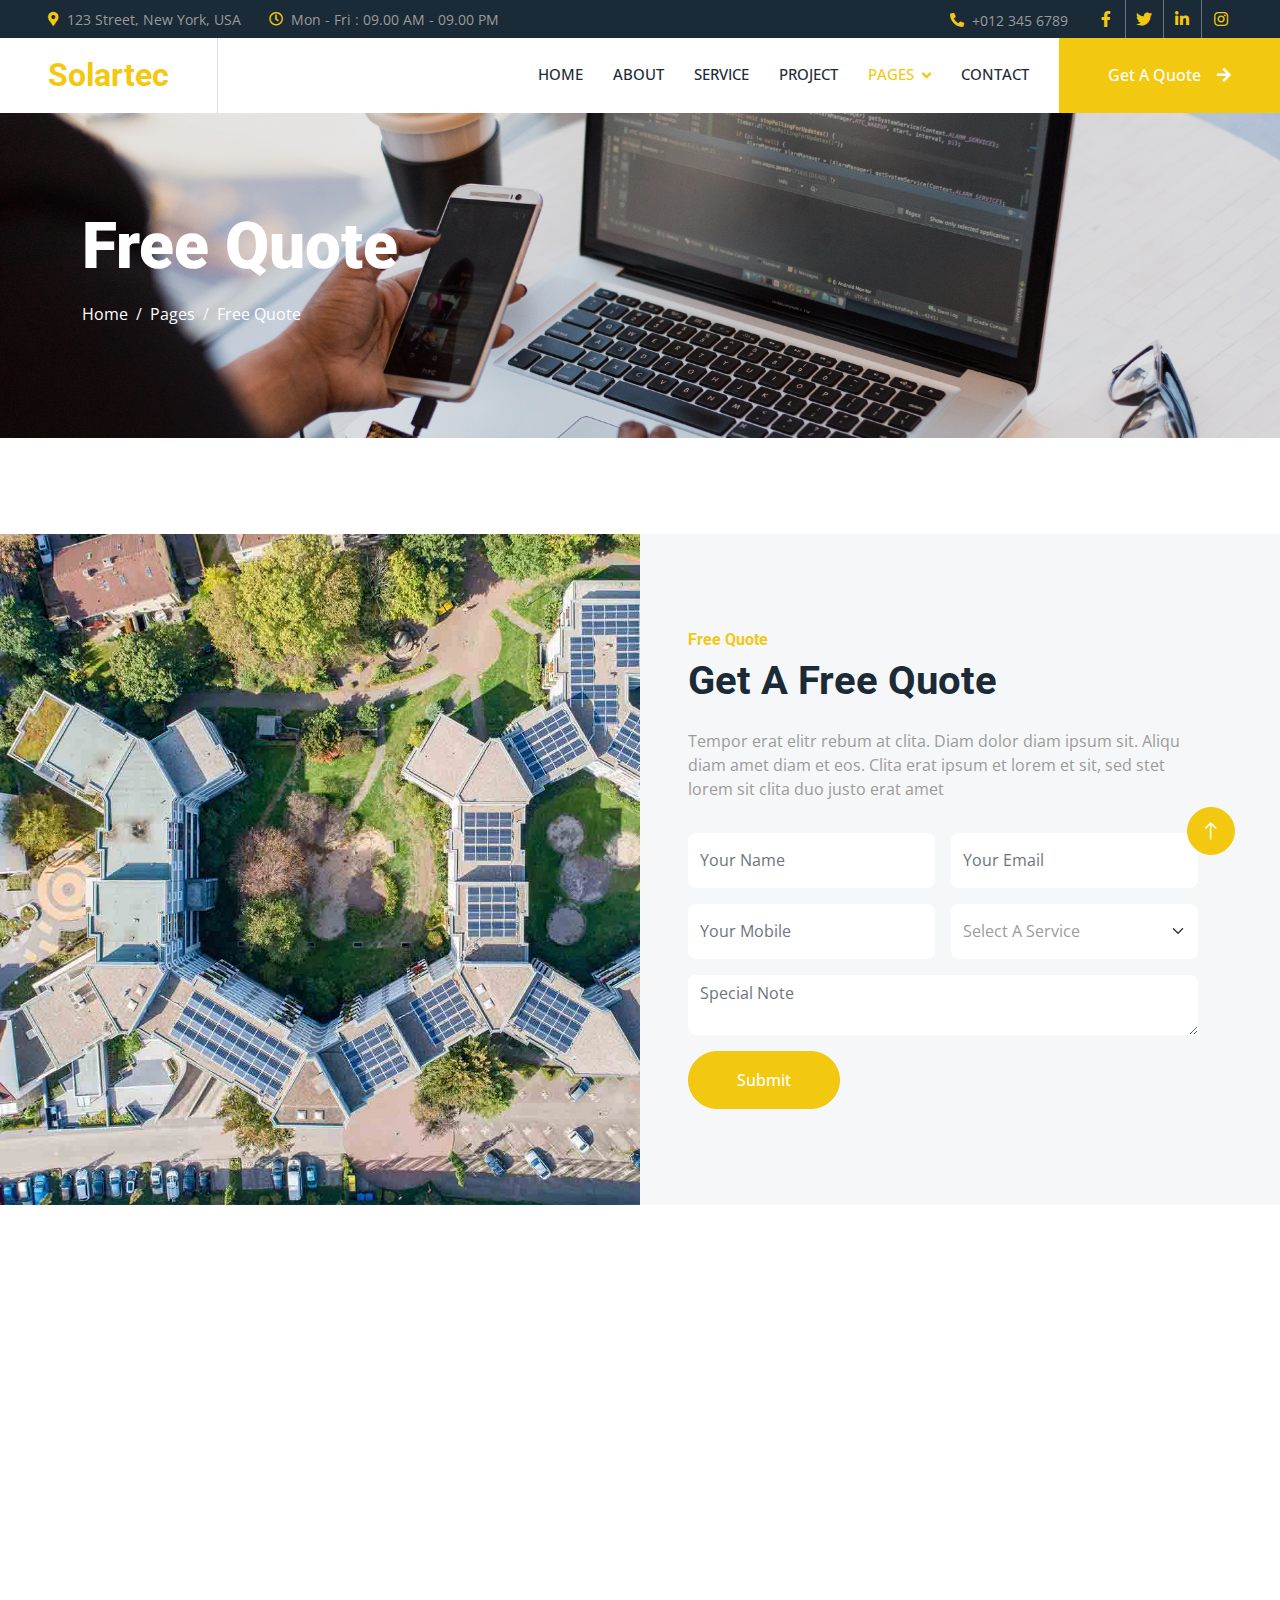
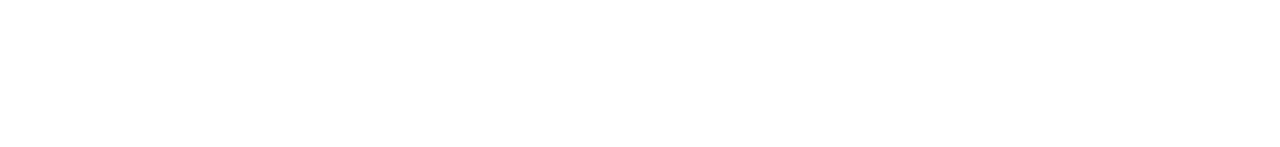
<file: quote.html>
<!DOCTYPE html>
<html lang="en">

<head>
    <meta charset="utf-8">
    <title>Solartec - Renewable Energy Website Template</title>
    <meta content="width=device-width, initial-scale=1.0" name="viewport">
    <meta content="" name="keywords">
    <meta content="" name="description">

    <!-- Favicon -->
    <link href="img/favicon.ico" rel="icon">

    <!-- Google Web Fonts -->
    <link rel="preconnect" href="https://fonts.googleapis.com">
    <link rel="preconnect" href="https://fonts.gstatic.com" crossorigin>
    <link href="https://fonts.googleapis.com/css2?family=Open+Sans:wght@400;500&family=Roboto:wght@500;700;900&display=swap" rel="stylesheet"> 

    <!-- Icon Font Stylesheet -->
    <link href="https://cdnjs.cloudflare.com/ajax/libs/font-awesome/5.10.0/css/all.min.css" rel="stylesheet">
    <link href="https://cdn.jsdelivr.net/npm/bootstrap-icons@1.4.1/font/bootstrap-icons.css" rel="stylesheet">

    <!-- Libraries Stylesheet -->
    <link href="lib/animate/animate.min.css" rel="stylesheet">
    <link href="lib/owlcarousel/assets/owl.carousel.min.css" rel="stylesheet">
    <link href="lib/lightbox/css/lightbox.min.css" rel="stylesheet">

    <!-- Customized Bootstrap Stylesheet -->
    <link href="css/bootstrap.min.css" rel="stylesheet">

    <!-- Template Stylesheet -->
    <link href="css/style.css" rel="stylesheet">
</head>

<body>
    <!-- Spinner Start -->
    <div id="spinner" class="show bg-white position-fixed translate-middle w-100 vh-100 top-50 start-50 d-flex align-items-center justify-content-center">
        <div class="spinner-border text-primary" style="width: 3rem; height: 3rem;" role="status">
            <span class="sr-only">Loading...</span>
        </div>
    </div>
    <!-- Spinner End -->


    <!-- Topbar Start -->
    <div class="container-fluid bg-dark p-0">
        <div class="row gx-0 d-none d-lg-flex">
            <div class="col-lg-7 px-5 text-start">
                <div class="h-100 d-inline-flex align-items-center me-4">
                    <small class="fa fa-map-marker-alt text-primary me-2"></small>
                    <small>123 Street, New York, USA</small>
                </div>
                <div class="h-100 d-inline-flex align-items-center">
                    <small class="far fa-clock text-primary me-2"></small>
                    <small>Mon - Fri : 09.00 AM - 09.00 PM</small>
                </div>
            </div>
            <div class="col-lg-5 px-5 text-end">
                <div class="h-100 d-inline-flex align-items-center me-4">
                    <small class="fa fa-phone-alt text-primary me-2"></small>
                    <small>+012 345 6789</small>
                </div>
                <div class="h-100 d-inline-flex align-items-center mx-n2">
                    <a class="btn btn-square btn-link rounded-0 border-0 border-end border-secondary" href=""><i class="fab fa-facebook-f"></i></a>
                    <a class="btn btn-square btn-link rounded-0 border-0 border-end border-secondary" href=""><i class="fab fa-twitter"></i></a>
                    <a class="btn btn-square btn-link rounded-0 border-0 border-end border-secondary" href=""><i class="fab fa-linkedin-in"></i></a>
                    <a class="btn btn-square btn-link rounded-0" href=""><i class="fab fa-instagram"></i></a>
                </div>
            </div>
        </div>
    </div>
    <!-- Topbar End -->


    <!-- Navbar Start -->
    <nav class="navbar navbar-expand-lg bg-white navbar-light sticky-top p-0">
        <a href="index.html" class="navbar-brand d-flex align-items-center border-end px-4 px-lg-5">
            <h2 class="m-0 text-primary">Solartec</h2>
        </a>
        <button type="button" class="navbar-toggler me-4" data-bs-toggle="collapse" data-bs-target="#navbarCollapse">
            <span class="navbar-toggler-icon"></span>
        </button>
        <div class="collapse navbar-collapse" id="navbarCollapse">
            <div class="navbar-nav ms-auto p-4 p-lg-0">
                <a href="index.html" class="nav-item nav-link">Home</a>
                <a href="about.html" class="nav-item nav-link">About</a>
                <a href="service.html" class="nav-item nav-link">Service</a>
                <a href="project.html" class="nav-item nav-link">Project</a>
                <div class="nav-item dropdown">
                    <a href="#" class="nav-link dropdown-toggle active" data-bs-toggle="dropdown">Pages</a>
                    <div class="dropdown-menu bg-light m-0">
                        <a href="feature.html" class="dropdown-item">Feature</a>
                        <a href="quote.html" class="dropdown-item active">Free Quote</a>
                        <a href="team.html" class="dropdown-item">Our Team</a>
                        <a href="testimonial.html" class="dropdown-item">Testimonial</a>
                        <a href="404.html" class="dropdown-item">404 Page</a>
                    </div>
                </div>
                <a href="contact.html" class="nav-item nav-link">Contact</a>
            </div>
            <a href="" class="btn btn-primary rounded-0 py-4 px-lg-5 d-none d-lg-block">Get A Quote<i class="fa fa-arrow-right ms-3"></i></a>
        </div>
    </nav>
    <!-- Navbar End -->


    <!-- Page Header Start -->
    <div class="container-fluid page-header py-5 mb-5">
        <div class="container py-5">
            <h1 class="display-3 text-white mb-3 animated slideInDown">Free Quote</h1>
            <nav aria-label="breadcrumb animated slideInDown">
                <ol class="breadcrumb">
                    <li class="breadcrumb-item"><a class="text-white" href="#">Home</a></li>
                    <li class="breadcrumb-item"><a class="text-white" href="#">Pages</a></li>
                    <li class="breadcrumb-item text-white active" aria-current="page">Free Quote</li>
                </ol>
            </nav>
        </div>
    </div>
    <!-- Page Header End -->


    <!-- Quote Start -->
    <div class="container-fluid bg-light overflow-hidden px-lg-0" style="margin: 6rem 0;">
        <div class="container quote px-lg-0">
            <div class="row g-0 mx-lg-0">
                <div class="col-lg-6 ps-lg-0 wow fadeIn" data-wow-delay="0.1s" style="min-height: 400px;">
                    <div class="position-relative h-100">
                        <img class="position-absolute img-fluid w-100 h-100" src="img/quote.jpg" style="object-fit: cover;" alt="">
                    </div>
                </div>
                <div class="col-lg-6 quote-text py-5 wow fadeIn" data-wow-delay="0.5s">
                    <div class="p-lg-5 pe-lg-0">
                        <h6 class="text-primary">Free Quote</h6>
                        <h1 class="mb-4">Get A Free Quote</h1>
                        <p class="mb-4 pb-2">Tempor erat elitr rebum at clita. Diam dolor diam ipsum sit. Aliqu diam amet diam et eos. Clita erat ipsum et lorem et sit, sed stet lorem sit clita duo justo erat amet</p>
                        <form>
                            <div class="row g-3">
                                <div class="col-12 col-sm-6">
                                    <input type="text" class="form-control border-0" placeholder="Your Name" style="height: 55px;">
                                </div>
                                <div class="col-12 col-sm-6">
                                    <input type="email" class="form-control border-0" placeholder="Your Email" style="height: 55px;">
                                </div>
                                <div class="col-12 col-sm-6">
                                    <input type="text" class="form-control border-0" placeholder="Your Mobile" style="height: 55px;">
                                </div>
                                <div class="col-12 col-sm-6">
                                    <select class="form-select border-0" style="height: 55px;">
                                        <option selected>Select A Service</option>
                                        <option value="1">Service 1</option>
                                        <option value="2">Service 2</option>
                                        <option value="3">Service 3</option>
                                    </select>
                                </div>
                                <div class="col-12">
                                    <textarea class="form-control border-0" placeholder="Special Note"></textarea>
                                </div>
                                <div class="col-12">
                                    <button class="btn btn-primary rounded-pill py-3 px-5" type="submit">Submit</button>
                                </div>
                            </div>
                        </form>
                    </div>
                </div>
            </div>
        </div>
    </div>
    <!-- Quote End -->
        

    <!-- Footer Start -->
    <div class="container-fluid bg-dark text-body footer mt-5 pt-5 wow fadeIn" data-wow-delay="0.1s">
        <div class="container py-5">
            <div class="row g-5">
                <div class="col-lg-3 col-md-6">
                    <h5 class="text-white mb-4">Address</h5>
                    <p class="mb-2"><i class="fa fa-map-marker-alt me-3"></i>123 Street, New York, USA</p>
                    <p class="mb-2"><i class="fa fa-phone-alt me-3"></i>+012 345 67890</p>
                    <p class="mb-2"><i class="fa fa-envelope me-3"></i>info@example.com</p>
                    <div class="d-flex pt-2">
                        <a class="btn btn-square btn-outline-light btn-social" href=""><i class="fab fa-twitter"></i></a>
                        <a class="btn btn-square btn-outline-light btn-social" href=""><i class="fab fa-facebook-f"></i></a>
                        <a class="btn btn-square btn-outline-light btn-social" href=""><i class="fab fa-youtube"></i></a>
                        <a class="btn btn-square btn-outline-light btn-social" href=""><i class="fab fa-linkedin-in"></i></a>
                    </div>
                </div>
                <div class="col-lg-3 col-md-6">
                    <h5 class="text-white mb-4">Quick Links</h5>
                    <a class="btn btn-link" href="">About Us</a>
                    <a class="btn btn-link" href="">Contact Us</a>
                    <a class="btn btn-link" href="">Our Services</a>
                    <a class="btn btn-link" href="">Terms & Condition</a>
                    <a class="btn btn-link" href="">Support</a>
                </div>
                <div class="col-lg-3 col-md-6">
                    <h5 class="text-white mb-4">Project Gallery</h5>
                    <div class="row g-2">
                        <div class="col-4">
                            <img class="img-fluid rounded" src="img/gallery-1.jpg" alt="">
                        </div>
                        <div class="col-4">
                            <img class="img-fluid rounded" src="img/gallery-2.jpg" alt="">
                        </div>
                        <div class="col-4">
                            <img class="img-fluid rounded" src="img/gallery-3.jpg" alt="">
                        </div>
                        <div class="col-4">
                            <img class="img-fluid rounded" src="img/gallery-4.jpg" alt="">
                        </div>
                        <div class="col-4">
                            <img class="img-fluid rounded" src="img/gallery-5.jpg" alt="">
                        </div>
                        <div class="col-4">
                            <img class="img-fluid rounded" src="img/gallery-6.jpg" alt="">
                        </div>
                    </div>
                </div>
                <div class="col-lg-3 col-md-6">
                    <h5 class="text-white mb-4">Newsletter</h5>
                    <p>Dolor amet sit justo amet elitr clita ipsum elitr est.</p>
                    <div class="position-relative mx-auto" style="max-width: 400px;">
                        <input class="form-control border-0 w-100 py-3 ps-4 pe-5" type="text" placeholder="Your email">
                        <button type="button" class="btn btn-primary py-2 position-absolute top-0 end-0 mt-2 me-2">SignUp</button>
                    </div>
                </div>
            </div>
        </div>
        <div class="container">
            <div class="copyright">
                <div class="row">
                    <div class="col-md-6 text-center text-md-start mb-3 mb-md-0">
                        &copy; <a href="#">Your Site Name</a>, All Right Reserved.
                    </div>
                    <div class="col-md-6 text-center text-md-end">
                        <!--/*** This template is free as long as you keep the footer author’s credit link/attribution link/backlink. If you'd like to use the template without the footer author’s credit link/attribution link/backlink, you can purchase the Credit Removal License from "https://htmlcodex.com/credit-removal". Thank you for your support. ***/-->
                        Designed By <a href="https://htmlcodex.com">HTML Codex</a>
                        <br>Distributed By: <a href="https://themewagon.com" target="_blank">ThemeWagon</a>
                    </div>
                </div>
            </div>
        </div>
    </div>
    <!-- Footer End -->


    <!-- Back to Top -->
    <a href="#" class="btn btn-lg btn-primary btn-lg-square rounded-circle back-to-top"><i class="bi bi-arrow-up"></i></a>


    <!-- JavaScript Libraries -->
    <script src="https://code.jquery.com/jquery-3.4.1.min.js"></script>
    <script src="https://cdn.jsdelivr.net/npm/bootstrap@5.0.0/dist/js/bootstrap.bundle.min.js"></script>
    <script src="lib/wow/wow.min.js"></script>
    <script src="lib/easing/easing.min.js"></script>
    <script src="lib/waypoints/waypoints.min.js"></script>
    <script src="lib/counterup/counterup.min.js"></script>
    <script src="lib/owlcarousel/owl.carousel.min.js"></script>
    <script src="lib/isotope/isotope.pkgd.min.js"></script>
    <script src="lib/lightbox/js/lightbox.min.js"></script>

    <!-- Template Javascript -->
    <script src="js/main.js"></script>
</body>

</html>
</file>
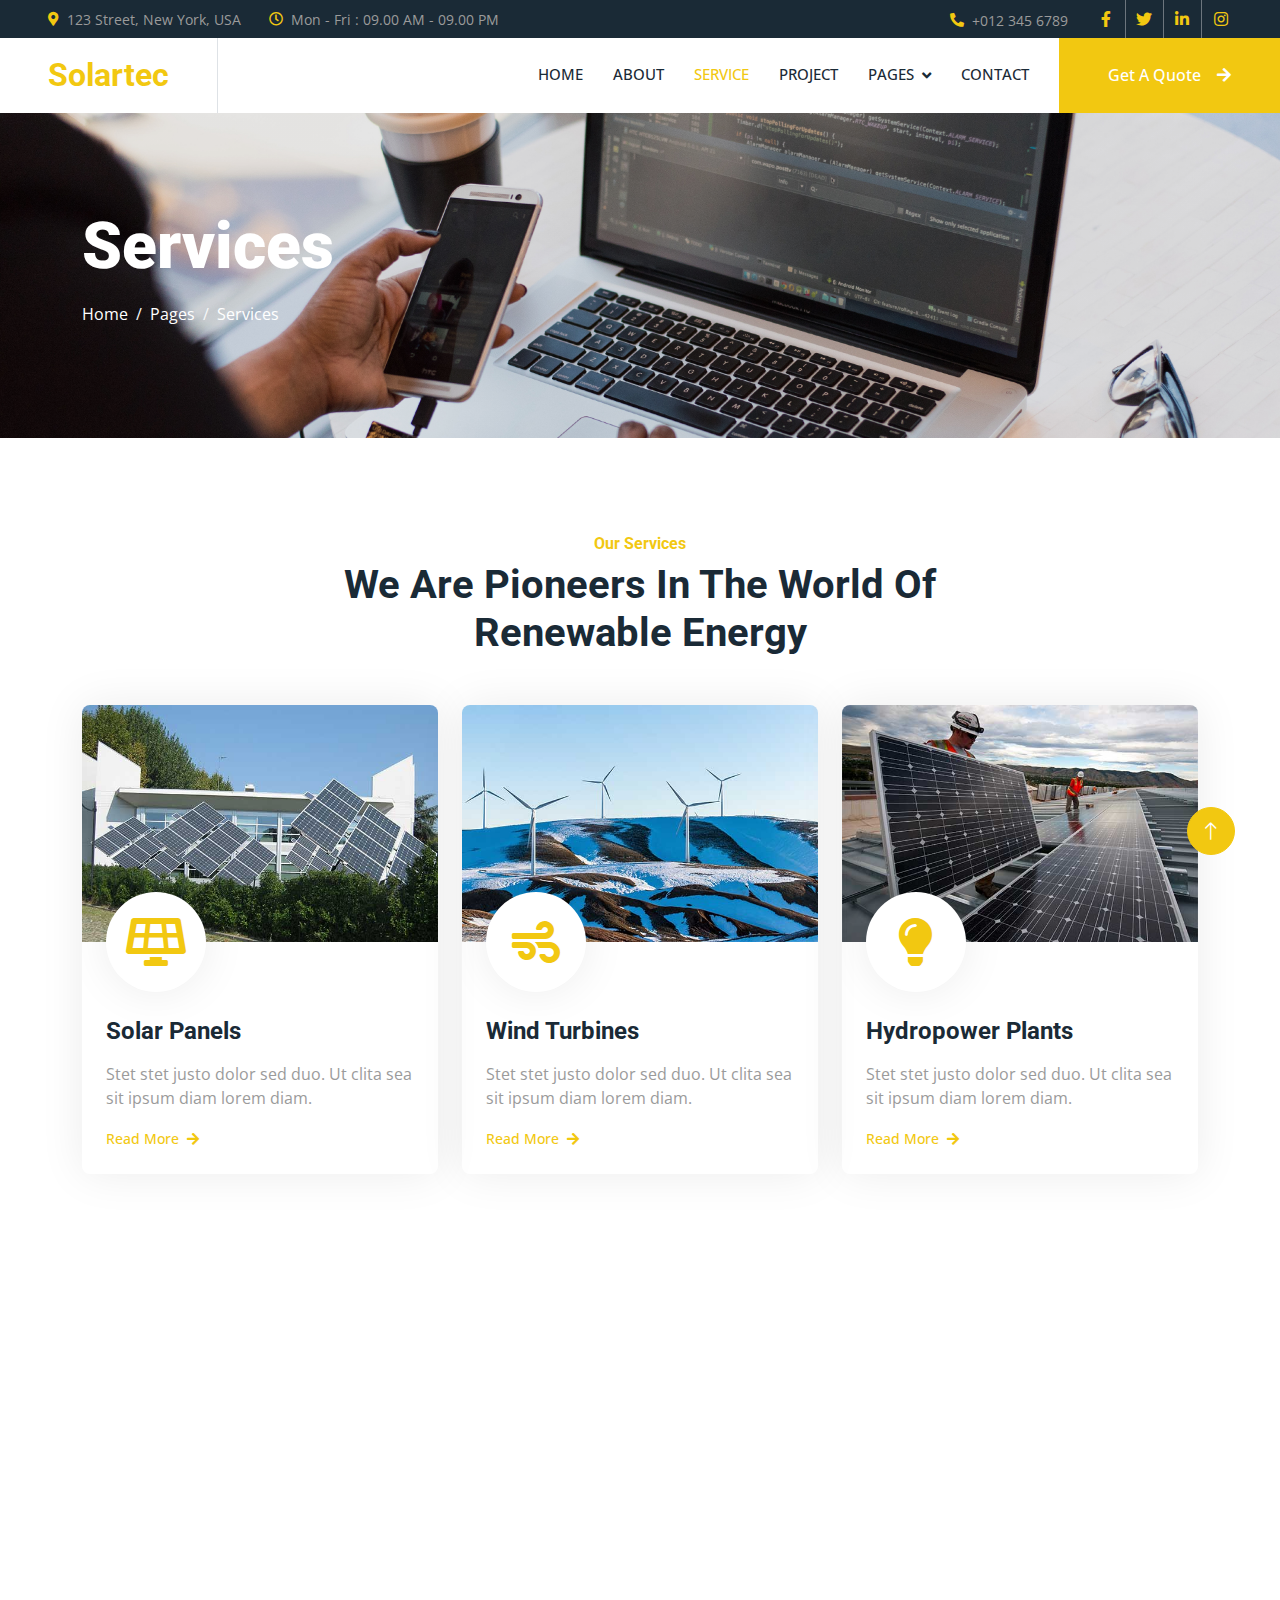
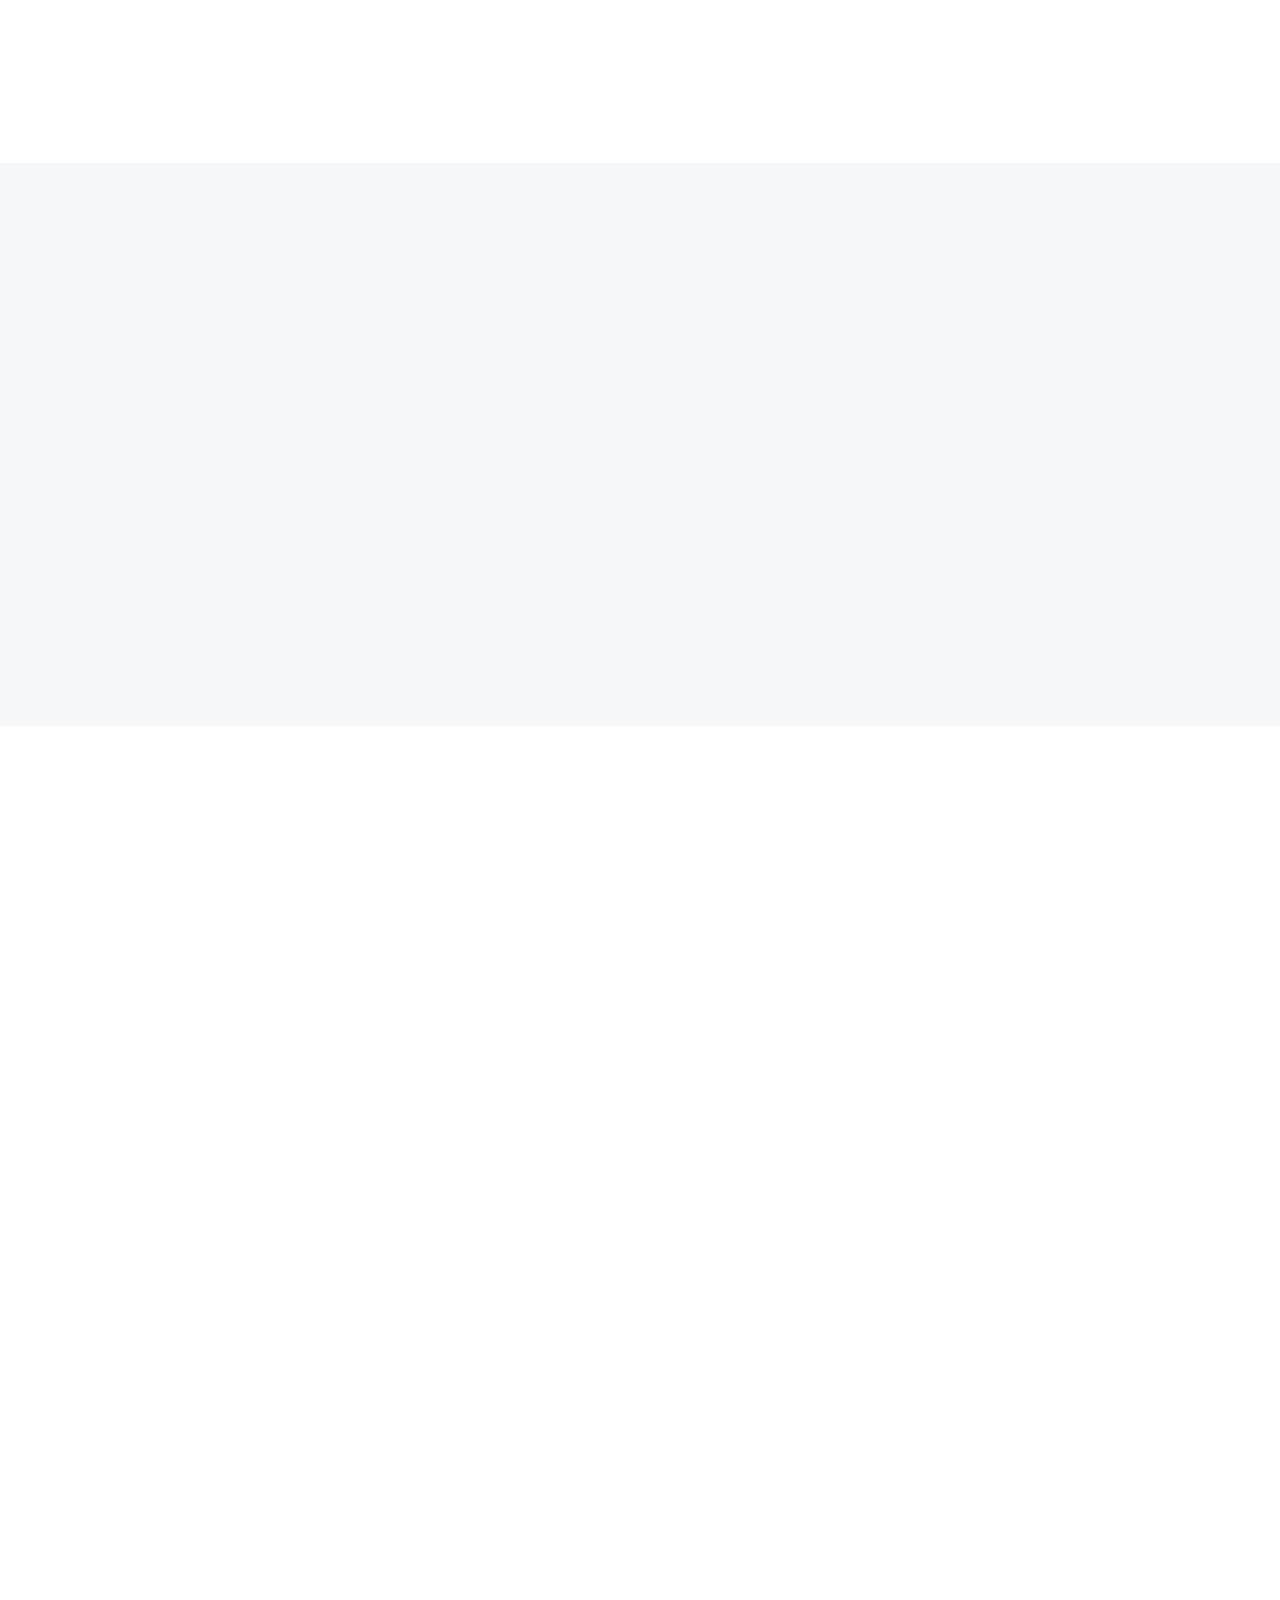
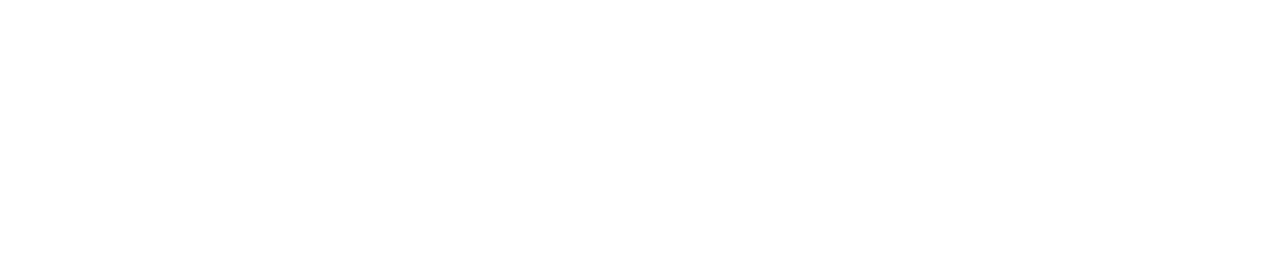
<file: service.html>
<!DOCTYPE html>
<html lang="en">

<head>
    <meta charset="utf-8">
    <title>Solartec - Renewable Energy Website Template</title>
    <meta content="width=device-width, initial-scale=1.0" name="viewport">
    <meta content="" name="keywords">
    <meta content="" name="description">

    <!-- Favicon -->
    <link href="img/favicon.ico" rel="icon">

    <!-- Google Web Fonts -->
    <link rel="preconnect" href="https://fonts.googleapis.com">
    <link rel="preconnect" href="https://fonts.gstatic.com" crossorigin>
    <link href="https://fonts.googleapis.com/css2?family=Open+Sans:wght@400;500&family=Roboto:wght@500;700;900&display=swap" rel="stylesheet"> 

    <!-- Icon Font Stylesheet -->
    <link href="https://cdnjs.cloudflare.com/ajax/libs/font-awesome/5.10.0/css/all.min.css" rel="stylesheet">
    <link href="https://cdn.jsdelivr.net/npm/bootstrap-icons@1.4.1/font/bootstrap-icons.css" rel="stylesheet">

    <!-- Libraries Stylesheet -->
    <link href="lib/animate/animate.min.css" rel="stylesheet">
    <link href="lib/owlcarousel/assets/owl.carousel.min.css" rel="stylesheet">
    <link href="lib/lightbox/css/lightbox.min.css" rel="stylesheet">

    <!-- Customized Bootstrap Stylesheet -->
    <link href="css/bootstrap.min.css" rel="stylesheet">

    <!-- Template Stylesheet -->
    <link href="css/style.css" rel="stylesheet">
</head>

<body>
    <!-- Spinner Start -->
    <div id="spinner" class="show bg-white position-fixed translate-middle w-100 vh-100 top-50 start-50 d-flex align-items-center justify-content-center">
        <div class="spinner-border text-primary" style="width: 3rem; height: 3rem;" role="status">
            <span class="sr-only">Loading...</span>
        </div>
    </div>
    <!-- Spinner End -->


    <!-- Topbar Start -->
    <div class="container-fluid bg-dark p-0">
        <div class="row gx-0 d-none d-lg-flex">
            <div class="col-lg-7 px-5 text-start">
                <div class="h-100 d-inline-flex align-items-center me-4">
                    <small class="fa fa-map-marker-alt text-primary me-2"></small>
                    <small>123 Street, New York, USA</small>
                </div>
                <div class="h-100 d-inline-flex align-items-center">
                    <small class="far fa-clock text-primary me-2"></small>
                    <small>Mon - Fri : 09.00 AM - 09.00 PM</small>
                </div>
            </div>
            <div class="col-lg-5 px-5 text-end">
                <div class="h-100 d-inline-flex align-items-center me-4">
                    <small class="fa fa-phone-alt text-primary me-2"></small>
                    <small>+012 345 6789</small>
                </div>
                <div class="h-100 d-inline-flex align-items-center mx-n2">
                    <a class="btn btn-square btn-link rounded-0 border-0 border-end border-secondary" href=""><i class="fab fa-facebook-f"></i></a>
                    <a class="btn btn-square btn-link rounded-0 border-0 border-end border-secondary" href=""><i class="fab fa-twitter"></i></a>
                    <a class="btn btn-square btn-link rounded-0 border-0 border-end border-secondary" href=""><i class="fab fa-linkedin-in"></i></a>
                    <a class="btn btn-square btn-link rounded-0" href=""><i class="fab fa-instagram"></i></a>
                </div>
            </div>
        </div>
    </div>
    <!-- Topbar End -->


    <!-- Navbar Start -->
    <nav class="navbar navbar-expand-lg bg-white navbar-light sticky-top p-0">
        <a href="index.html" class="navbar-brand d-flex align-items-center border-end px-4 px-lg-5">
            <h2 class="m-0 text-primary">Solartec</h2>
        </a>
        <button type="button" class="navbar-toggler me-4" data-bs-toggle="collapse" data-bs-target="#navbarCollapse">
            <span class="navbar-toggler-icon"></span>
        </button>
        <div class="collapse navbar-collapse" id="navbarCollapse">
            <div class="navbar-nav ms-auto p-4 p-lg-0">
                <a href="index.html" class="nav-item nav-link">Home</a>
                <a href="about.html" class="nav-item nav-link">About</a>
                <a href="service.html" class="nav-item nav-link active">Service</a>
                <a href="project.html" class="nav-item nav-link">Project</a>
                <div class="nav-item dropdown">
                    <a href="#" class="nav-link dropdown-toggle" data-bs-toggle="dropdown">Pages</a>
                    <div class="dropdown-menu bg-light m-0">
                        <a href="feature.html" class="dropdown-item">Feature</a>
                        <a href="quote.html" class="dropdown-item">Free Quote</a>
                        <a href="team.html" class="dropdown-item">Our Team</a>
                        <a href="testimonial.html" class="dropdown-item">Testimonial</a>
                        <a href="404.html" class="dropdown-item">404 Page</a>
                    </div>
                </div>
                <a href="contact.html" class="nav-item nav-link">Contact</a>
            </div>
            <a href="" class="btn btn-primary rounded-0 py-4 px-lg-5 d-none d-lg-block">Get A Quote<i class="fa fa-arrow-right ms-3"></i></a>
        </div>
    </nav>
    <!-- Navbar End -->


    <!-- Page Header Start -->
    <div class="container-fluid page-header py-5 mb-5">
        <div class="container py-5">
            <h1 class="display-3 text-white mb-3 animated slideInDown">Services</h1>
            <nav aria-label="breadcrumb animated slideInDown">
                <ol class="breadcrumb">
                    <li class="breadcrumb-item"><a class="text-white" href="#">Home</a></li>
                    <li class="breadcrumb-item"><a class="text-white" href="#">Pages</a></li>
                    <li class="breadcrumb-item text-white active" aria-current="page">Services</li>
                </ol>
            </nav>
        </div>
    </div>
    <!-- Page Header End -->


    <!-- Service Start -->
    <div class="container-xxl py-5">
        <div class="container">
            <div class="text-center mx-auto mb-5 wow fadeInUp" data-wow-delay="0.1s" style="max-width: 600px;">
                <h6 class="text-primary">Our Services</h6>
                <h1 class="mb-4">We Are Pioneers In The World Of Renewable Energy</h1>
            </div>
            <div class="row g-4">
                <div class="col-md-6 col-lg-4 wow fadeInUp" data-wow-delay="0.1s">
                    <div class="service-item rounded overflow-hidden">
                        <img class="img-fluid" src="img/img-600x400-1.jpg" alt="">
                        <div class="position-relative p-4 pt-0">
                            <div class="service-icon">
                                <i class="fa fa-solar-panel fa-3x"></i>
                            </div>
                            <h4 class="mb-3">Solar Panels</h4>
                            <p>Stet stet justo dolor sed duo. Ut clita sea sit ipsum diam lorem diam.</p>
                            <a class="small fw-medium" href="">Read More<i class="fa fa-arrow-right ms-2"></i></a>
                        </div>
                    </div>
                </div>
                <div class="col-md-6 col-lg-4 wow fadeInUp" data-wow-delay="0.3s">
                    <div class="service-item rounded overflow-hidden">
                        <img class="img-fluid" src="img/img-600x400-2.jpg" alt="">
                        <div class="position-relative p-4 pt-0">
                            <div class="service-icon">
                                <i class="fa fa-wind fa-3x"></i>
                            </div>
                            <h4 class="mb-3">Wind Turbines</h4>
                            <p>Stet stet justo dolor sed duo. Ut clita sea sit ipsum diam lorem diam.</p>
                            <a class="small fw-medium" href="">Read More<i class="fa fa-arrow-right ms-2"></i></a>
                        </div>
                    </div>
                </div>
                <div class="col-md-6 col-lg-4 wow fadeInUp" data-wow-delay="0.5s">
                    <div class="service-item rounded overflow-hidden">
                        <img class="img-fluid" src="img/img-600x400-3.jpg" alt="">
                        <div class="position-relative p-4 pt-0">
                            <div class="service-icon">
                                <i class="fa fa-lightbulb fa-3x"></i>
                            </div>
                            <h4 class="mb-3">Hydropower Plants</h4>
                            <p>Stet stet justo dolor sed duo. Ut clita sea sit ipsum diam lorem diam.</p>
                            <a class="small fw-medium" href="">Read More<i class="fa fa-arrow-right ms-2"></i></a>
                        </div>
                    </div>
                </div>
                <div class="col-md-6 col-lg-4 wow fadeInUp" data-wow-delay="0.1s">
                    <div class="service-item rounded overflow-hidden">
                        <img class="img-fluid" src="img/img-600x400-4.jpg" alt="">
                        <div class="position-relative p-4 pt-0">
                            <div class="service-icon">
                                <i class="fa fa-solar-panel fa-3x"></i>
                            </div>
                            <h4 class="mb-3">Solar Panels</h4>
                            <p>Stet stet justo dolor sed duo. Ut clita sea sit ipsum diam lorem diam.</p>
                            <a class="small fw-medium" href="">Read More<i class="fa fa-arrow-right ms-2"></i></a>
                        </div>
                    </div>
                </div>
                <div class="col-md-6 col-lg-4 wow fadeInUp" data-wow-delay="0.3s">
                    <div class="service-item rounded overflow-hidden">
                        <img class="img-fluid" src="img/img-600x400-5.jpg" alt="">
                        <div class="position-relative p-4 pt-0">
                            <div class="service-icon">
                                <i class="fa fa-wind fa-3x"></i>
                            </div>
                            <h4 class="mb-3">Wind Turbines</h4>
                            <p>Stet stet justo dolor sed duo. Ut clita sea sit ipsum diam lorem diam.</p>
                            <a class="small fw-medium" href="">Read More<i class="fa fa-arrow-right ms-2"></i></a>
                        </div>
                    </div>
                </div>
                <div class="col-md-6 col-lg-4 wow fadeInUp" data-wow-delay="0.5s">
                    <div class="service-item rounded overflow-hidden">
                        <img class="img-fluid" src="img/img-600x400-6.jpg" alt="">
                        <div class="position-relative p-4 pt-0">
                            <div class="service-icon">
                                <i class="fa fa-lightbulb fa-3x"></i>
                            </div>
                            <h4 class="mb-3">Hydropower Plants</h4>
                            <p>Stet stet justo dolor sed duo. Ut clita sea sit ipsum diam lorem diam.</p>
                            <a class="small fw-medium" href="">Read More<i class="fa fa-arrow-right ms-2"></i></a>
                        </div>
                    </div>
                </div>
            </div>
        </div>
    </div>
    <!-- Service End -->


    <!-- Feature Start -->
    <div class="container-fluid bg-light overflow-hidden my-5 px-lg-0">
        <div class="container feature px-lg-0">
            <div class="row g-0 mx-lg-0">
                <div class="col-lg-6 feature-text py-5 wow fadeIn" data-wow-delay="0.1s">
                    <div class="p-lg-5 ps-lg-0">
                        <h6 class="text-primary">Why Choose Us!</h6>
                        <h1 class="mb-4">Complete Commercial & Residential Solar Systems</h1>
                        <p class="mb-4 pb-2">Tempor erat elitr rebum at clita. Diam dolor diam ipsum sit. Aliqu diam amet diam et eos. Clita erat ipsum et lorem et sit, sed stet lorem sit clita duo justo erat amet</p>
                        <div class="row g-4">
                            <div class="col-6">
                                <div class="d-flex align-items-center">
                                    <div class="btn-lg-square bg-primary rounded-circle">
                                        <i class="fa fa-check text-white"></i>
                                    </div>
                                    <div class="ms-4">
                                        <p class="mb-0">Quality</p>
                                        <h5 class="mb-0">Services</h5>
                                    </div>
                                </div>
                            </div>
                            <div class="col-6">
                                <div class="d-flex align-items-center">
                                    <div class="btn-lg-square bg-primary rounded-circle">
                                        <i class="fa fa-user-check text-white"></i>
                                    </div>
                                    <div class="ms-4">
                                        <p class="mb-0">Expert</p>
                                        <h5 class="mb-0">Workers</h5>
                                    </div>
                                </div>
                            </div>
                            <div class="col-6">
                                <div class="d-flex align-items-center">
                                    <div class="btn-lg-square bg-primary rounded-circle">
                                        <i class="fa fa-drafting-compass text-white"></i>
                                    </div>
                                    <div class="ms-4">
                                        <p class="mb-0">Free</p>
                                        <h5 class="mb-0">Consultation</h5>
                                    </div>
                                </div>
                            </div>
                            <div class="col-6">
                                <div class="d-flex align-items-center">
                                    <div class="btn-lg-square bg-primary rounded-circle">
                                        <i class="fa fa-headphones text-white"></i>
                                    </div>
                                    <div class="ms-4">
                                        <p class="mb-0">Customer</p>
                                        <h5 class="mb-0">Support</h5>
                                    </div>
                                </div>
                            </div>
                        </div>
                    </div>
                </div>
                <div class="col-lg-6 pe-lg-0 wow fadeIn" data-wow-delay="0.5s" style="min-height: 400px;">
                    <div class="position-relative h-100">
                        <img class="position-absolute img-fluid w-100 h-100" src="img/feature.jpg" style="object-fit: cover;" alt="">
                    </div>
                </div>
            </div>
        </div>
    </div>
    <!-- Feature End -->


    <!-- Testimonial Start -->
    <div class="container-xxl py-5">
        <div class="container">
            <div class="text-center mx-auto mb-5 wow fadeInUp" data-wow-delay="0.1s" style="max-width: 600px;">
                <h6 class="text-primary">Testimonial</h6>
                <h1 class="mb-4">What Our Clients Say!</h1>
            </div>
            <div class="owl-carousel testimonial-carousel wow fadeInUp" data-wow-delay="0.1s">
                <div class="testimonial-item text-center">
                    <div class="testimonial-img position-relative">
                        <img class="img-fluid rounded-circle mx-auto mb-5" src="img/testimonial-1.jpg">
                        <div class="btn-square bg-primary rounded-circle">
                            <i class="fa fa-quote-left text-white"></i>
                        </div>
                    </div>
                    <div class="testimonial-text text-center rounded p-4">
                        <p>Clita clita tempor justo dolor ipsum amet kasd amet duo justo duo duo labore sed sed. Magna ut diam sit et amet stet eos sed clita erat magna elitr erat sit sit erat at rebum justo sea clita.</p>
                        <h5 class="mb-1">Client Name</h5>
                        <span class="fst-italic">Profession</span>
                    </div>
                </div>
                <div class="testimonial-item text-center">
                    <div class="testimonial-img position-relative">
                        <img class="img-fluid rounded-circle mx-auto mb-5" src="img/testimonial-2.jpg">
                        <div class="btn-square bg-primary rounded-circle">
                            <i class="fa fa-quote-left text-white"></i>
                        </div>
                    </div>
                    <div class="testimonial-text text-center rounded p-4">
                        <p>Clita clita tempor justo dolor ipsum amet kasd amet duo justo duo duo labore sed sed. Magna ut diam sit et amet stet eos sed clita erat magna elitr erat sit sit erat at rebum justo sea clita.</p>
                        <h5 class="mb-1">Client Name</h5>
                        <span class="fst-italic">Profession</span>
                    </div>
                </div>
                <div class="testimonial-item text-center">
                    <div class="testimonial-img position-relative">
                        <img class="img-fluid rounded-circle mx-auto mb-5" src="img/testimonial-3.jpg">
                        <div class="btn-square bg-primary rounded-circle">
                            <i class="fa fa-quote-left text-white"></i>
                        </div>
                    </div>
                    <div class="testimonial-text text-center rounded p-4">
                        <p>Clita clita tempor justo dolor ipsum amet kasd amet duo justo duo duo labore sed sed. Magna ut diam sit et amet stet eos sed clita erat magna elitr erat sit sit erat at rebum justo sea clita.</p>
                        <h5 class="mb-1">Client Name</h5>
                        <span class="fst-italic">Profession</span>
                    </div>
                </div>
            </div>
        </div>
    </div>
    <!-- Testimonial End -->
        

    <!-- Footer Start -->
    <div class="container-fluid bg-dark text-body footer mt-5 pt-5 wow fadeIn" data-wow-delay="0.1s">
        <div class="container py-5">
            <div class="row g-5">
                <div class="col-lg-3 col-md-6">
                    <h5 class="text-white mb-4">Address</h5>
                    <p class="mb-2"><i class="fa fa-map-marker-alt me-3"></i>123 Street, New York, USA</p>
                    <p class="mb-2"><i class="fa fa-phone-alt me-3"></i>+012 345 67890</p>
                    <p class="mb-2"><i class="fa fa-envelope me-3"></i>info@example.com</p>
                    <div class="d-flex pt-2">
                        <a class="btn btn-square btn-outline-light btn-social" href=""><i class="fab fa-twitter"></i></a>
                        <a class="btn btn-square btn-outline-light btn-social" href=""><i class="fab fa-facebook-f"></i></a>
                        <a class="btn btn-square btn-outline-light btn-social" href=""><i class="fab fa-youtube"></i></a>
                        <a class="btn btn-square btn-outline-light btn-social" href=""><i class="fab fa-linkedin-in"></i></a>
                    </div>
                </div>
                <div class="col-lg-3 col-md-6">
                    <h5 class="text-white mb-4">Quick Links</h5>
                    <a class="btn btn-link" href="">About Us</a>
                    <a class="btn btn-link" href="">Contact Us</a>
                    <a class="btn btn-link" href="">Our Services</a>
                    <a class="btn btn-link" href="">Terms & Condition</a>
                    <a class="btn btn-link" href="">Support</a>
                </div>
                <div class="col-lg-3 col-md-6">
                    <h5 class="text-white mb-4">Project Gallery</h5>
                    <div class="row g-2">
                        <div class="col-4">
                            <img class="img-fluid rounded" src="img/gallery-1.jpg" alt="">
                        </div>
                        <div class="col-4">
                            <img class="img-fluid rounded" src="img/gallery-2.jpg" alt="">
                        </div>
                        <div class="col-4">
                            <img class="img-fluid rounded" src="img/gallery-3.jpg" alt="">
                        </div>
                        <div class="col-4">
                            <img class="img-fluid rounded" src="img/gallery-4.jpg" alt="">
                        </div>
                        <div class="col-4">
                            <img class="img-fluid rounded" src="img/gallery-5.jpg" alt="">
                        </div>
                        <div class="col-4">
                            <img class="img-fluid rounded" src="img/gallery-6.jpg" alt="">
                        </div>
                    </div>
                </div>
                <div class="col-lg-3 col-md-6">
                    <h5 class="text-white mb-4">Newsletter</h5>
                    <p>Dolor amet sit justo amet elitr clita ipsum elitr est.</p>
                    <div class="position-relative mx-auto" style="max-width: 400px;">
                        <input class="form-control border-0 w-100 py-3 ps-4 pe-5" type="text" placeholder="Your email">
                        <button type="button" class="btn btn-primary py-2 position-absolute top-0 end-0 mt-2 me-2">SignUp</button>
                    </div>
                </div>
            </div>
        </div>
        <div class="container">
            <div class="copyright">
                <div class="row">
                    <div class="col-md-6 text-center text-md-start mb-3 mb-md-0">
                        &copy; <a href="#">Your Site Name</a>, All Right Reserved.
                    </div>
                    <div class="col-md-6 text-center text-md-end">
                        <!--/*** This template is free as long as you keep the footer author’s credit link/attribution link/backlink. If you'd like to use the template without the footer author’s credit link/attribution link/backlink, you can purchase the Credit Removal License from "https://htmlcodex.com/credit-removal". Thank you for your support. ***/-->
                        Designed By <a href="https://htmlcodex.com">HTML Codex</a>
                        <br>Distributed By <a href="https://themewagon.com" target="_blank">ThemeWagon</a>
                    </div>
                </div>
            </div>
        </div>
    </div>
    <!-- Footer End -->


    <!-- Back to Top -->
    <a href="#" class="btn btn-lg btn-primary btn-lg-square rounded-circle back-to-top"><i class="bi bi-arrow-up"></i></a>


    <!-- JavaScript Libraries -->
    <script src="https://code.jquery.com/jquery-3.4.1.min.js"></script>
    <script src="https://cdn.jsdelivr.net/npm/bootstrap@5.0.0/dist/js/bootstrap.bundle.min.js"></script>
    <script src="lib/wow/wow.min.js"></script>
    <script src="lib/easing/easing.min.js"></script>
    <script src="lib/waypoints/waypoints.min.js"></script>
    <script src="lib/counterup/counterup.min.js"></script>
    <script src="lib/owlcarousel/owl.carousel.min.js"></script>
    <script src="lib/isotope/isotope.pkgd.min.js"></script>
    <script src="lib/lightbox/js/lightbox.min.js"></script>

    <!-- Template Javascript -->
    <script src="js/main.js"></script>
</body>

</html>
</file>
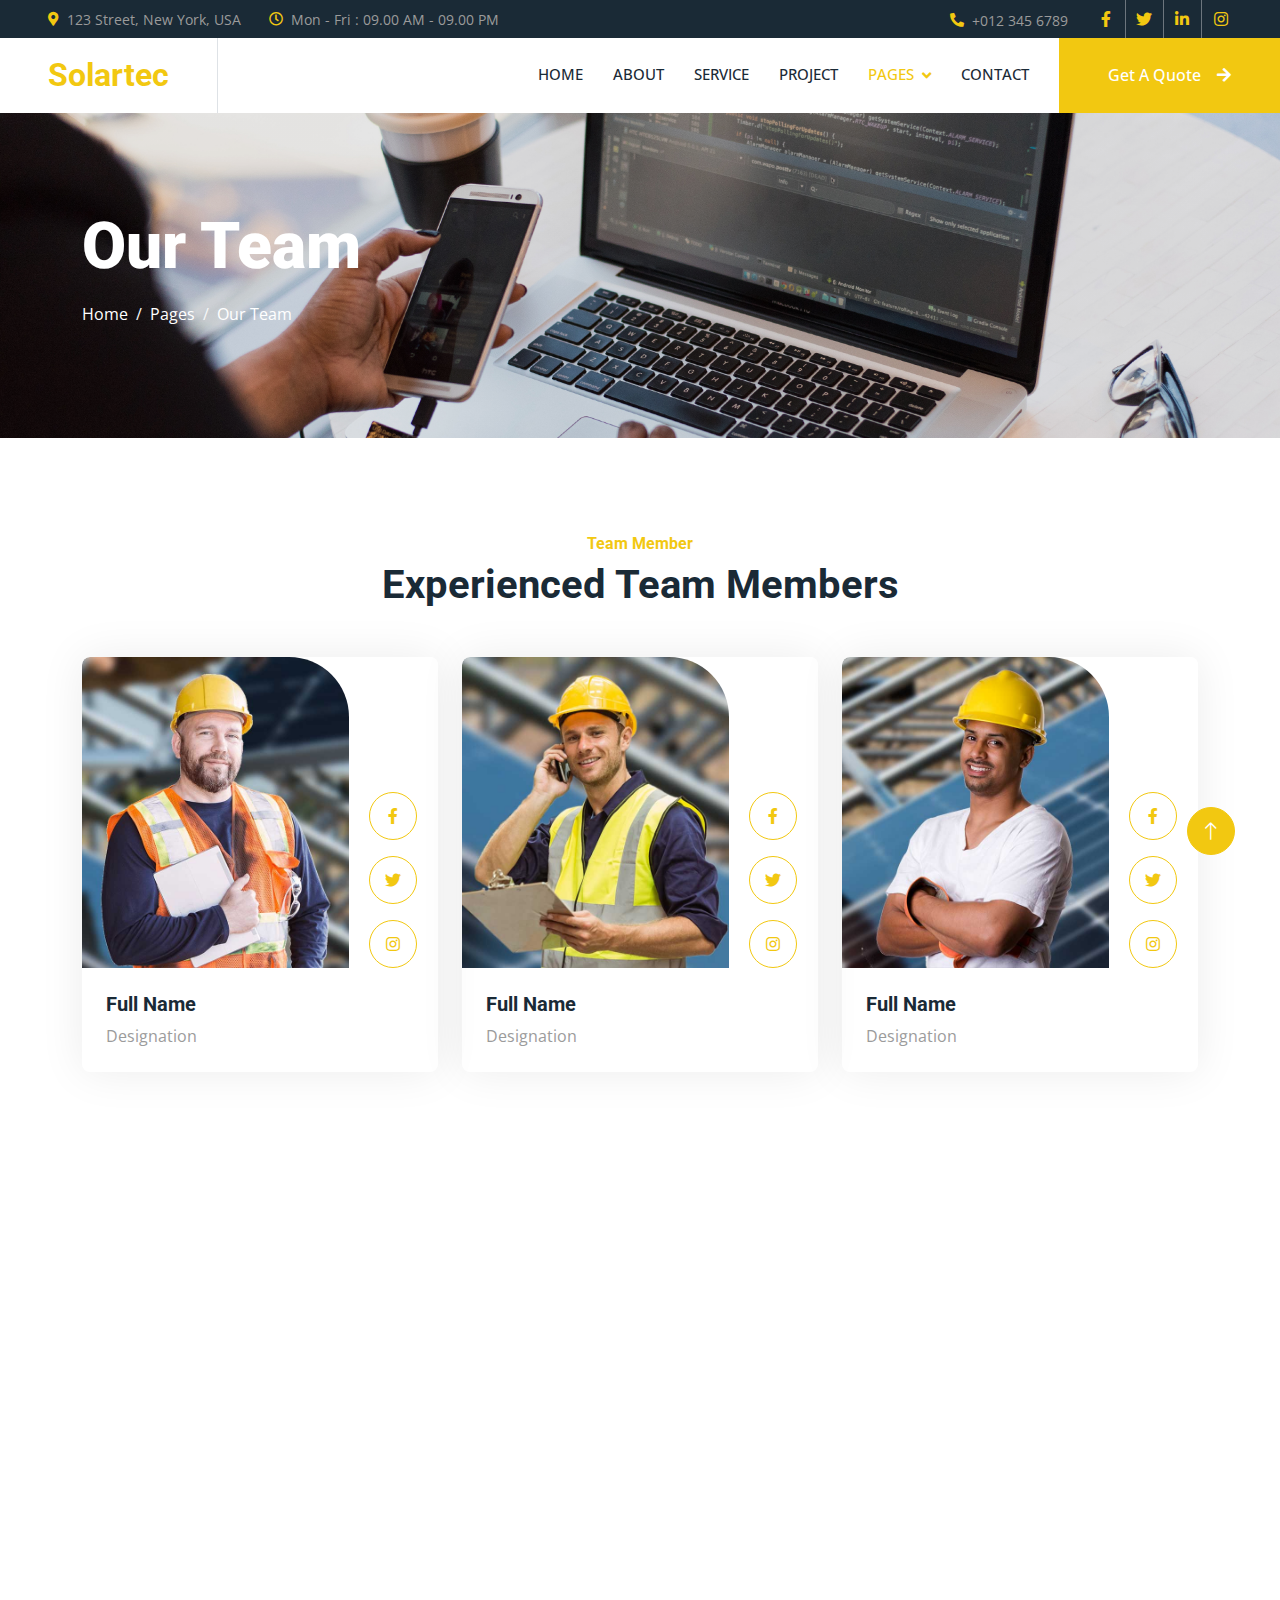
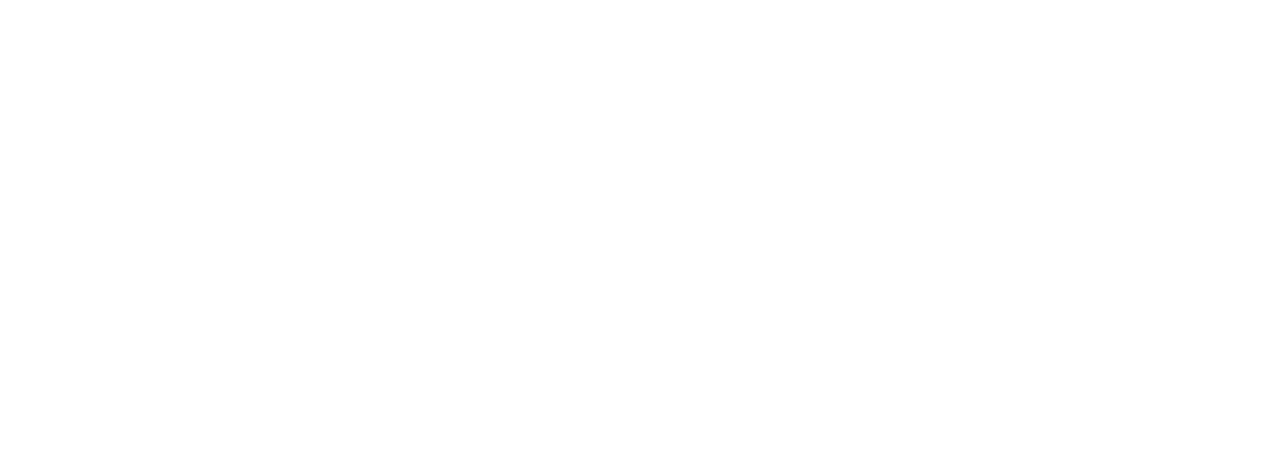
<file: team.html>
<!DOCTYPE html>
<html lang="en">

<head>
    <meta charset="utf-8">
    <title>Solartec - Renewable Energy Website Template</title>
    <meta content="width=device-width, initial-scale=1.0" name="viewport">
    <meta content="" name="keywords">
    <meta content="" name="description">

    <!-- Favicon -->
    <link href="img/favicon.ico" rel="icon">

    <!-- Google Web Fonts -->
    <link rel="preconnect" href="https://fonts.googleapis.com">
    <link rel="preconnect" href="https://fonts.gstatic.com" crossorigin>
    <link href="https://fonts.googleapis.com/css2?family=Open+Sans:wght@400;500&family=Roboto:wght@500;700;900&display=swap" rel="stylesheet"> 

    <!-- Icon Font Stylesheet -->
    <link href="https://cdnjs.cloudflare.com/ajax/libs/font-awesome/5.10.0/css/all.min.css" rel="stylesheet">
    <link href="https://cdn.jsdelivr.net/npm/bootstrap-icons@1.4.1/font/bootstrap-icons.css" rel="stylesheet">

    <!-- Libraries Stylesheet -->
    <link href="lib/animate/animate.min.css" rel="stylesheet">
    <link href="lib/owlcarousel/assets/owl.carousel.min.css" rel="stylesheet">
    <link href="lib/lightbox/css/lightbox.min.css" rel="stylesheet">

    <!-- Customized Bootstrap Stylesheet -->
    <link href="css/bootstrap.min.css" rel="stylesheet">

    <!-- Template Stylesheet -->
    <link href="css/style.css" rel="stylesheet">
</head>

<body>
    <!-- Spinner Start -->
    <div id="spinner" class="show bg-white position-fixed translate-middle w-100 vh-100 top-50 start-50 d-flex align-items-center justify-content-center">
        <div class="spinner-border text-primary" style="width: 3rem; height: 3rem;" role="status">
            <span class="sr-only">Loading...</span>
        </div>
    </div>
    <!-- Spinner End -->


    <!-- Topbar Start -->
    <div class="container-fluid bg-dark p-0">
        <div class="row gx-0 d-none d-lg-flex">
            <div class="col-lg-7 px-5 text-start">
                <div class="h-100 d-inline-flex align-items-center me-4">
                    <small class="fa fa-map-marker-alt text-primary me-2"></small>
                    <small>123 Street, New York, USA</small>
                </div>
                <div class="h-100 d-inline-flex align-items-center">
                    <small class="far fa-clock text-primary me-2"></small>
                    <small>Mon - Fri : 09.00 AM - 09.00 PM</small>
                </div>
            </div>
            <div class="col-lg-5 px-5 text-end">
                <div class="h-100 d-inline-flex align-items-center me-4">
                    <small class="fa fa-phone-alt text-primary me-2"></small>
                    <small>+012 345 6789</small>
                </div>
                <div class="h-100 d-inline-flex align-items-center mx-n2">
                    <a class="btn btn-square btn-link rounded-0 border-0 border-end border-secondary" href=""><i class="fab fa-facebook-f"></i></a>
                    <a class="btn btn-square btn-link rounded-0 border-0 border-end border-secondary" href=""><i class="fab fa-twitter"></i></a>
                    <a class="btn btn-square btn-link rounded-0 border-0 border-end border-secondary" href=""><i class="fab fa-linkedin-in"></i></a>
                    <a class="btn btn-square btn-link rounded-0" href=""><i class="fab fa-instagram"></i></a>
                </div>
            </div>
        </div>
    </div>
    <!-- Topbar End -->


    <!-- Navbar Start -->
    <nav class="navbar navbar-expand-lg bg-white navbar-light sticky-top p-0">
        <a href="index.html" class="navbar-brand d-flex align-items-center border-end px-4 px-lg-5">
            <h2 class="m-0 text-primary">Solartec</h2>
        </a>
        <button type="button" class="navbar-toggler me-4" data-bs-toggle="collapse" data-bs-target="#navbarCollapse">
            <span class="navbar-toggler-icon"></span>
        </button>
        <div class="collapse navbar-collapse" id="navbarCollapse">
            <div class="navbar-nav ms-auto p-4 p-lg-0">
                <a href="index.html" class="nav-item nav-link">Home</a>
                <a href="about.html" class="nav-item nav-link">About</a>
                <a href="service.html" class="nav-item nav-link">Service</a>
                <a href="project.html" class="nav-item nav-link">Project</a>
                <div class="nav-item dropdown">
                    <a href="#" class="nav-link dropdown-toggle active" data-bs-toggle="dropdown">Pages</a>
                    <div class="dropdown-menu bg-light m-0">
                        <a href="feature.html" class="dropdown-item">Feature</a>
                        <a href="quote.html" class="dropdown-item">Free Quote</a>
                        <a href="team.html" class="dropdown-item active">Our Team</a>
                        <a href="testimonial.html" class="dropdown-item">Testimonial</a>
                        <a href="404.html" class="dropdown-item">404 Page</a>
                    </div>
                </div>
                <a href="contact.html" class="nav-item nav-link">Contact</a>
            </div>
            <a href="" class="btn btn-primary rounded-0 py-4 px-lg-5 d-none d-lg-block">Get A Quote<i class="fa fa-arrow-right ms-3"></i></a>
        </div>
    </nav>
    <!-- Navbar End -->


    <!-- Page Header Start -->
    <div class="container-fluid page-header py-5 mb-5">
        <div class="container py-5">
            <h1 class="display-3 text-white mb-3 animated slideInDown">Our Team</h1>
            <nav aria-label="breadcrumb animated slideInDown">
                <ol class="breadcrumb">
                    <li class="breadcrumb-item"><a class="text-white" href="#">Home</a></li>
                    <li class="breadcrumb-item"><a class="text-white" href="#">Pages</a></li>
                    <li class="breadcrumb-item text-white active" aria-current="page">Our Team</li>
                </ol>
            </nav>
        </div>
    </div>
    <!-- Page Header End -->


    <!-- Team Start -->
    <div class="container-xxl py-5">
        <div class="container">
            <div class="text-center mx-auto mb-5 wow fadeInUp" data-wow-delay="0.1s" style="max-width: 600px;">
                <h6 class="text-primary">Team Member</h6>
                <h1 class="mb-4">Experienced Team Members</h1>
            </div>
            <div class="row g-4">
                <div class="col-lg-4 col-md-6 wow fadeInUp" data-wow-delay="0.1s">
                    <div class="team-item rounded overflow-hidden">
                        <div class="d-flex">
                            <img class="img-fluid w-75" src="img/team-1.jpg" alt="">
                            <div class="team-social w-25">
                                <a class="btn btn-lg-square btn-outline-primary rounded-circle mt-3" href=""><i class="fab fa-facebook-f"></i></a>
                                <a class="btn btn-lg-square btn-outline-primary rounded-circle mt-3" href=""><i class="fab fa-twitter"></i></a>
                                <a class="btn btn-lg-square btn-outline-primary rounded-circle mt-3" href=""><i class="fab fa-instagram"></i></a>
                            </div>
                        </div>
                        <div class="p-4">
                            <h5>Full Name</h5>
                            <span>Designation</span>
                        </div>
                    </div>
                </div>
                <div class="col-lg-4 col-md-6 wow fadeInUp" data-wow-delay="0.3s">
                    <div class="team-item rounded overflow-hidden">
                        <div class="d-flex">
                            <img class="img-fluid w-75" src="img/team-2.jpg" alt="">
                            <div class="team-social w-25">
                                <a class="btn btn-lg-square btn-outline-primary rounded-circle mt-3" href=""><i class="fab fa-facebook-f"></i></a>
                                <a class="btn btn-lg-square btn-outline-primary rounded-circle mt-3" href=""><i class="fab fa-twitter"></i></a>
                                <a class="btn btn-lg-square btn-outline-primary rounded-circle mt-3" href=""><i class="fab fa-instagram"></i></a>
                            </div>
                        </div>
                        <div class="p-4">
                            <h5>Full Name</h5>
                            <span>Designation</span>
                        </div>
                    </div>
                </div>
                <div class="col-lg-4 col-md-6 wow fadeInUp" data-wow-delay="0.5s">
                    <div class="team-item rounded overflow-hidden">
                        <div class="d-flex">
                            <img class="img-fluid w-75" src="img/team-3.jpg" alt="">
                            <div class="team-social w-25">
                                <a class="btn btn-lg-square btn-outline-primary rounded-circle mt-3" href=""><i class="fab fa-facebook-f"></i></a>
                                <a class="btn btn-lg-square btn-outline-primary rounded-circle mt-3" href=""><i class="fab fa-twitter"></i></a>
                                <a class="btn btn-lg-square btn-outline-primary rounded-circle mt-3" href=""><i class="fab fa-instagram"></i></a>
                            </div>
                        </div>
                        <div class="p-4">
                            <h5>Full Name</h5>
                            <span>Designation</span>
                        </div>
                    </div>
                </div>
                <div class="col-lg-4 col-md-6 wow fadeInUp" data-wow-delay="0.1s">
                    <div class="team-item rounded overflow-hidden">
                        <div class="d-flex">
                            <img class="img-fluid w-75" src="img/team-2.jpg" alt="">
                            <div class="team-social w-25">
                                <a class="btn btn-lg-square btn-outline-primary rounded-circle mt-3" href=""><i class="fab fa-facebook-f"></i></a>
                                <a class="btn btn-lg-square btn-outline-primary rounded-circle mt-3" href=""><i class="fab fa-twitter"></i></a>
                                <a class="btn btn-lg-square btn-outline-primary rounded-circle mt-3" href=""><i class="fab fa-instagram"></i></a>
                            </div>
                        </div>
                        <div class="p-4">
                            <h5>Full Name</h5>
                            <span>Designation</span>
                        </div>
                    </div>
                </div>
                <div class="col-lg-4 col-md-6 wow fadeInUp" data-wow-delay="0.3s">
                    <div class="team-item rounded overflow-hidden">
                        <div class="d-flex">
                            <img class="img-fluid w-75" src="img/team-3.jpg" alt="">
                            <div class="team-social w-25">
                                <a class="btn btn-lg-square btn-outline-primary rounded-circle mt-3" href=""><i class="fab fa-facebook-f"></i></a>
                                <a class="btn btn-lg-square btn-outline-primary rounded-circle mt-3" href=""><i class="fab fa-twitter"></i></a>
                                <a class="btn btn-lg-square btn-outline-primary rounded-circle mt-3" href=""><i class="fab fa-instagram"></i></a>
                            </div>
                        </div>
                        <div class="p-4">
                            <h5>Full Name</h5>
                            <span>Designation</span>
                        </div>
                    </div>
                </div>
                <div class="col-lg-4 col-md-6 wow fadeInUp" data-wow-delay="0.5s">
                    <div class="team-item rounded overflow-hidden">
                        <div class="d-flex">
                            <img class="img-fluid w-75" src="img/team-1.jpg" alt="">
                            <div class="team-social w-25">
                                <a class="btn btn-lg-square btn-outline-primary rounded-circle mt-3" href=""><i class="fab fa-facebook-f"></i></a>
                                <a class="btn btn-lg-square btn-outline-primary rounded-circle mt-3" href=""><i class="fab fa-twitter"></i></a>
                                <a class="btn btn-lg-square btn-outline-primary rounded-circle mt-3" href=""><i class="fab fa-instagram"></i></a>
                            </div>
                        </div>
                        <div class="p-4">
                            <h5>Full Name</h5>
                            <span>Designation</span>
                        </div>
                    </div>
                </div>
            </div>
        </div>
    </div>
    <!-- Team End -->
        

    <!-- Footer Start -->
    <div class="container-fluid bg-dark text-body footer mt-5 pt-5 wow fadeIn" data-wow-delay="0.1s">
        <div class="container py-5">
            <div class="row g-5">
                <div class="col-lg-3 col-md-6">
                    <h5 class="text-white mb-4">Address</h5>
                    <p class="mb-2"><i class="fa fa-map-marker-alt me-3"></i>123 Street, New York, USA</p>
                    <p class="mb-2"><i class="fa fa-phone-alt me-3"></i>+012 345 67890</p>
                    <p class="mb-2"><i class="fa fa-envelope me-3"></i>info@example.com</p>
                    <div class="d-flex pt-2">
                        <a class="btn btn-square btn-outline-light btn-social" href=""><i class="fab fa-twitter"></i></a>
                        <a class="btn btn-square btn-outline-light btn-social" href=""><i class="fab fa-facebook-f"></i></a>
                        <a class="btn btn-square btn-outline-light btn-social" href=""><i class="fab fa-youtube"></i></a>
                        <a class="btn btn-square btn-outline-light btn-social" href=""><i class="fab fa-linkedin-in"></i></a>
                    </div>
                </div>
                <div class="col-lg-3 col-md-6">
                    <h5 class="text-white mb-4">Quick Links</h5>
                    <a class="btn btn-link" href="">About Us</a>
                    <a class="btn btn-link" href="">Contact Us</a>
                    <a class="btn btn-link" href="">Our Services</a>
                    <a class="btn btn-link" href="">Terms & Condition</a>
                    <a class="btn btn-link" href="">Support</a>
                </div>
                <div class="col-lg-3 col-md-6">
                    <h5 class="text-white mb-4">Project Gallery</h5>
                    <div class="row g-2">
                        <div class="col-4">
                            <img class="img-fluid rounded" src="img/gallery-1.jpg" alt="">
                        </div>
                        <div class="col-4">
                            <img class="img-fluid rounded" src="img/gallery-2.jpg" alt="">
                        </div>
                        <div class="col-4">
                            <img class="img-fluid rounded" src="img/gallery-3.jpg" alt="">
                        </div>
                        <div class="col-4">
                            <img class="img-fluid rounded" src="img/gallery-4.jpg" alt="">
                        </div>
                        <div class="col-4">
                            <img class="img-fluid rounded" src="img/gallery-5.jpg" alt="">
                        </div>
                        <div class="col-4">
                            <img class="img-fluid rounded" src="img/gallery-6.jpg" alt="">
                        </div>
                    </div>
                </div>
                <div class="col-lg-3 col-md-6">
                    <h5 class="text-white mb-4">Newsletter</h5>
                    <p>Dolor amet sit justo amet elitr clita ipsum elitr est.</p>
                    <div class="position-relative mx-auto" style="max-width: 400px;">
                        <input class="form-control border-0 w-100 py-3 ps-4 pe-5" type="text" placeholder="Your email">
                        <button type="button" class="btn btn-primary py-2 position-absolute top-0 end-0 mt-2 me-2">SignUp</button>
                    </div>
                </div>
            </div>
        </div>
        <div class="container">
            <div class="copyright">
                <div class="row">
                    <div class="col-md-6 text-center text-md-start mb-3 mb-md-0">
                        &copy; <a href="#">Your Site Name</a>, All Right Reserved.
                    </div>
                    <div class="col-md-6 text-center text-md-end">
                        <!--/*** This template is free as long as you keep the footer author’s credit link/attribution link/backlink. If you'd like to use the template without the footer author’s credit link/attribution link/backlink, you can purchase the Credit Removal License from "https://htmlcodex.com/credit-removal". Thank you for your support. ***/-->
                        Designed By <a href="https://htmlcodex.com">HTML Codex</a>
                        <br>Distributed By <a href="https://themewagon.com" target="_blank">ThemeWagon</a>
                    </div>
                </div>
            </div>
        </div>
    </div>
    <!-- Footer End -->


    <!-- Back to Top -->
    <a href="#" class="btn btn-lg btn-primary btn-lg-square rounded-circle back-to-top"><i class="bi bi-arrow-up"></i></a>


    <!-- JavaScript Libraries -->
    <script src="https://code.jquery.com/jquery-3.4.1.min.js"></script>
    <script src="https://cdn.jsdelivr.net/npm/bootstrap@5.0.0/dist/js/bootstrap.bundle.min.js"></script>
    <script src="lib/wow/wow.min.js"></script>
    <script src="lib/easing/easing.min.js"></script>
    <script src="lib/waypoints/waypoints.min.js"></script>
    <script src="lib/counterup/counterup.min.js"></script>
    <script src="lib/owlcarousel/owl.carousel.min.js"></script>
    <script src="lib/isotope/isotope.pkgd.min.js"></script>
    <script src="lib/lightbox/js/lightbox.min.js"></script>

    <!-- Template Javascript -->
    <script src="js/main.js"></script>
</body>

</html>
</file>
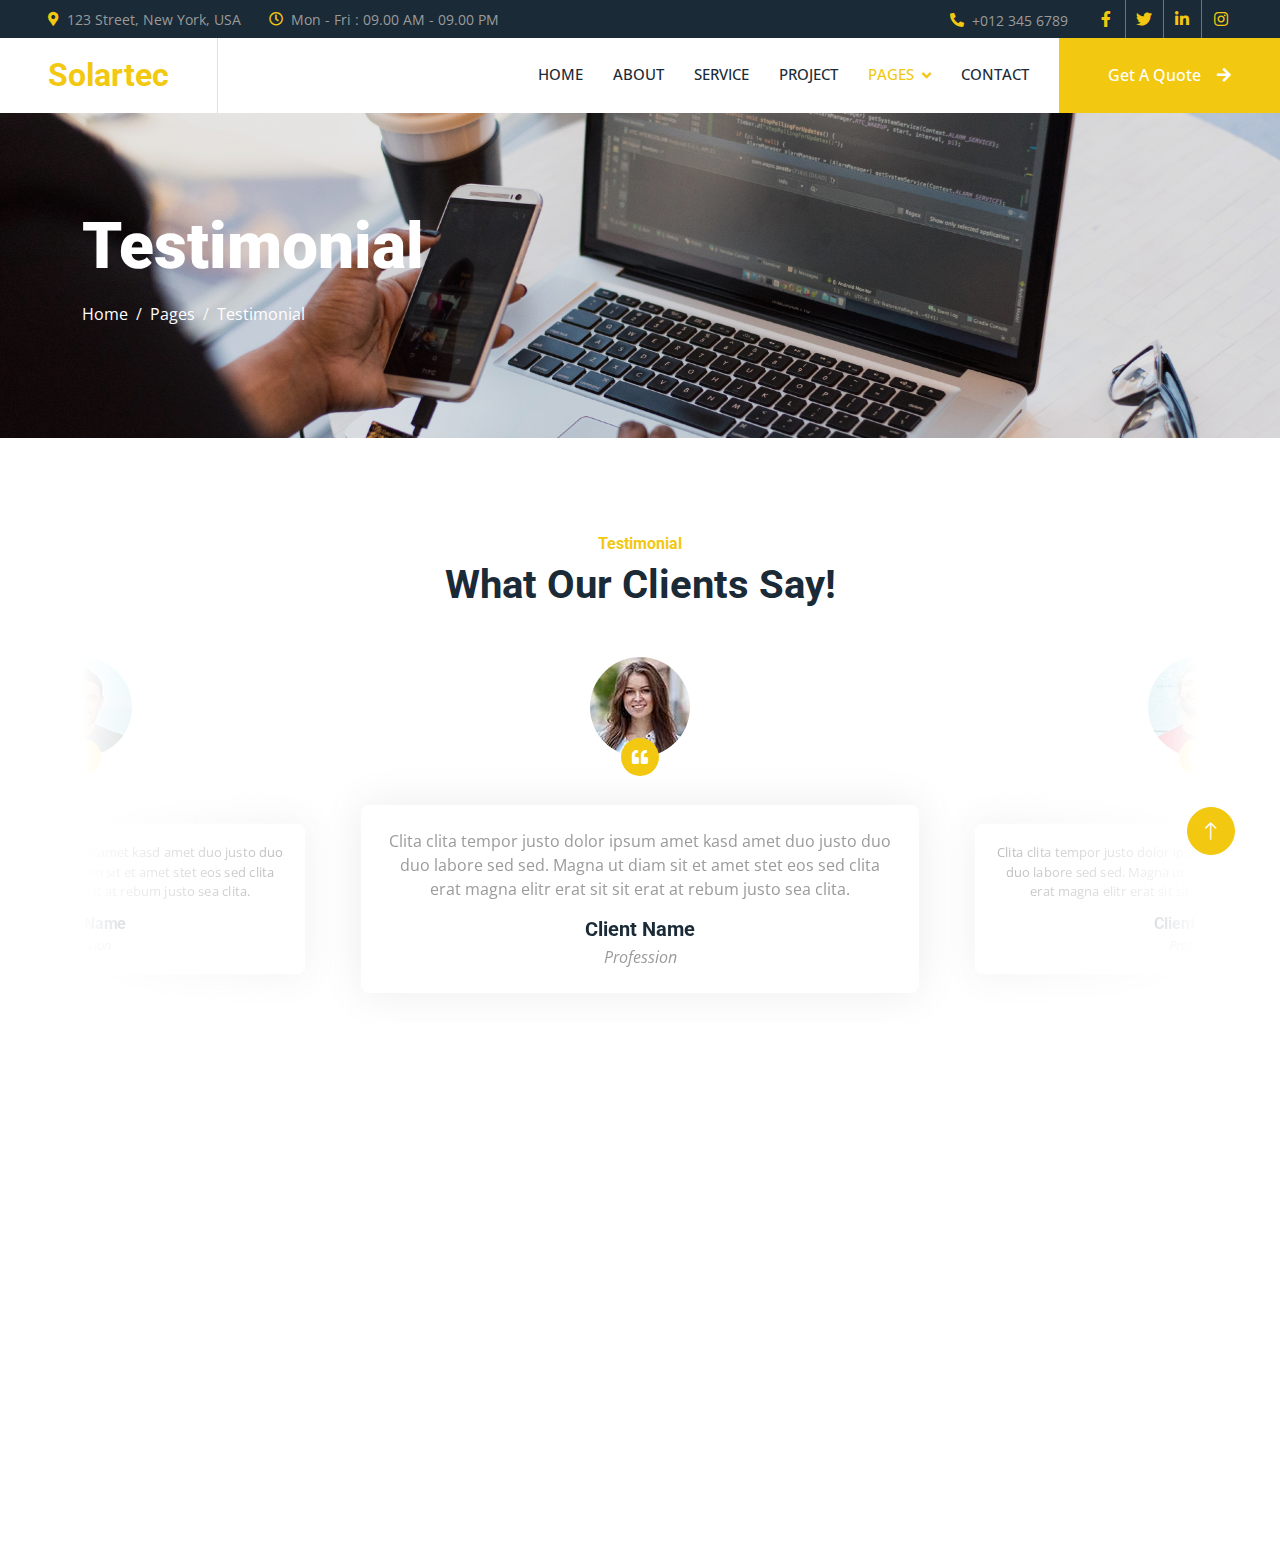
<file: testimonial.html>
<!DOCTYPE html>
<html lang="en">

<head>
    <meta charset="utf-8">
    <title>Solartec - Renewable Energy Website Template</title>
    <meta content="width=device-width, initial-scale=1.0" name="viewport">
    <meta content="" name="keywords">
    <meta content="" name="description">

    <!-- Favicon -->
    <link href="img/favicon.ico" rel="icon">

    <!-- Google Web Fonts -->
    <link rel="preconnect" href="https://fonts.googleapis.com">
    <link rel="preconnect" href="https://fonts.gstatic.com" crossorigin>
    <link href="https://fonts.googleapis.com/css2?family=Open+Sans:wght@400;500&family=Roboto:wght@500;700;900&display=swap" rel="stylesheet"> 

    <!-- Icon Font Stylesheet -->
    <link href="https://cdnjs.cloudflare.com/ajax/libs/font-awesome/5.10.0/css/all.min.css" rel="stylesheet">
    <link href="https://cdn.jsdelivr.net/npm/bootstrap-icons@1.4.1/font/bootstrap-icons.css" rel="stylesheet">

    <!-- Libraries Stylesheet -->
    <link href="lib/animate/animate.min.css" rel="stylesheet">
    <link href="lib/owlcarousel/assets/owl.carousel.min.css" rel="stylesheet">
    <link href="lib/lightbox/css/lightbox.min.css" rel="stylesheet">

    <!-- Customized Bootstrap Stylesheet -->
    <link href="css/bootstrap.min.css" rel="stylesheet">

    <!-- Template Stylesheet -->
    <link href="css/style.css" rel="stylesheet">
</head>

<body>
    <!-- Spinner Start -->
    <div id="spinner" class="show bg-white position-fixed translate-middle w-100 vh-100 top-50 start-50 d-flex align-items-center justify-content-center">
        <div class="spinner-border text-primary" style="width: 3rem; height: 3rem;" role="status">
            <span class="sr-only">Loading...</span>
        </div>
    </div>
    <!-- Spinner End -->


    <!-- Topbar Start -->
    <div class="container-fluid bg-dark p-0">
        <div class="row gx-0 d-none d-lg-flex">
            <div class="col-lg-7 px-5 text-start">
                <div class="h-100 d-inline-flex align-items-center me-4">
                    <small class="fa fa-map-marker-alt text-primary me-2"></small>
                    <small>123 Street, New York, USA</small>
                </div>
                <div class="h-100 d-inline-flex align-items-center">
                    <small class="far fa-clock text-primary me-2"></small>
                    <small>Mon - Fri : 09.00 AM - 09.00 PM</small>
                </div>
            </div>
            <div class="col-lg-5 px-5 text-end">
                <div class="h-100 d-inline-flex align-items-center me-4">
                    <small class="fa fa-phone-alt text-primary me-2"></small>
                    <small>+012 345 6789</small>
                </div>
                <div class="h-100 d-inline-flex align-items-center mx-n2">
                    <a class="btn btn-square btn-link rounded-0 border-0 border-end border-secondary" href=""><i class="fab fa-facebook-f"></i></a>
                    <a class="btn btn-square btn-link rounded-0 border-0 border-end border-secondary" href=""><i class="fab fa-twitter"></i></a>
                    <a class="btn btn-square btn-link rounded-0 border-0 border-end border-secondary" href=""><i class="fab fa-linkedin-in"></i></a>
                    <a class="btn btn-square btn-link rounded-0" href=""><i class="fab fa-instagram"></i></a>
                </div>
            </div>
        </div>
    </div>
    <!-- Topbar End -->


    <!-- Navbar Start -->
    <nav class="navbar navbar-expand-lg bg-white navbar-light sticky-top p-0">
        <a href="index.html" class="navbar-brand d-flex align-items-center border-end px-4 px-lg-5">
            <h2 class="m-0 text-primary">Solartec</h2>
        </a>
        <button type="button" class="navbar-toggler me-4" data-bs-toggle="collapse" data-bs-target="#navbarCollapse">
            <span class="navbar-toggler-icon"></span>
        </button>
        <div class="collapse navbar-collapse" id="navbarCollapse">
            <div class="navbar-nav ms-auto p-4 p-lg-0">
                <a href="index.html" class="nav-item nav-link">Home</a>
                <a href="about.html" class="nav-item nav-link">About</a>
                <a href="service.html" class="nav-item nav-link">Service</a>
                <a href="project.html" class="nav-item nav-link">Project</a>
                <div class="nav-item dropdown">
                    <a href="#" class="nav-link dropdown-toggle active" data-bs-toggle="dropdown">Pages</a>
                    <div class="dropdown-menu bg-light m-0">
                        <a href="feature.html" class="dropdown-item">Feature</a>
                        <a href="quote.html" class="dropdown-item">Free Quote</a>
                        <a href="team.html" class="dropdown-item">Our Team</a>
                        <a href="testimonial.html" class="dropdown-item active">Testimonial</a>
                        <a href="404.html" class="dropdown-item">404 Page</a>
                    </div>
                </div>
                <a href="contact.html" class="nav-item nav-link">Contact</a>
            </div>
            <a href="" class="btn btn-primary rounded-0 py-4 px-lg-5 d-none d-lg-block">Get A Quote<i class="fa fa-arrow-right ms-3"></i></a>
        </div>
    </nav>
    <!-- Navbar End -->


    <!-- Page Header Start -->
    <div class="container-fluid page-header py-5 mb-5">
        <div class="container py-5">
            <h1 class="display-3 text-white mb-3 animated slideInDown">Testimonial</h1>
            <nav aria-label="breadcrumb animated slideInDown">
                <ol class="breadcrumb">
                    <li class="breadcrumb-item"><a class="text-white" href="#">Home</a></li>
                    <li class="breadcrumb-item"><a class="text-white" href="#">Pages</a></li>
                    <li class="breadcrumb-item text-white active" aria-current="page">Testimonial</li>
                </ol>
            </nav>
        </div>
    </div>
    <!-- Page Header End -->


    <!-- Testimonial Start -->
    <div class="container-xxl py-5">
        <div class="container">
            <div class="text-center mx-auto mb-5 wow fadeInUp" data-wow-delay="0.1s" style="max-width: 600px;">
                <h6 class="text-primary">Testimonial</h6>
                <h1 class="mb-4">What Our Clients Say!</h1>
            </div>
            <div class="owl-carousel testimonial-carousel wow fadeInUp" data-wow-delay="0.1s">
                <div class="testimonial-item text-center">
                    <div class="testimonial-img position-relative">
                        <img class="img-fluid rounded-circle mx-auto mb-5" src="img/testimonial-1.jpg">
                        <div class="btn-square bg-primary rounded-circle">
                            <i class="fa fa-quote-left text-white"></i>
                        </div>
                    </div>
                    <div class="testimonial-text text-center rounded p-4">
                        <p>Clita clita tempor justo dolor ipsum amet kasd amet duo justo duo duo labore sed sed. Magna ut diam sit et amet stet eos sed clita erat magna elitr erat sit sit erat at rebum justo sea clita.</p>
                        <h5 class="mb-1">Client Name</h5>
                        <span class="fst-italic">Profession</span>
                    </div>
                </div>
                <div class="testimonial-item text-center">
                    <div class="testimonial-img position-relative">
                        <img class="img-fluid rounded-circle mx-auto mb-5" src="img/testimonial-2.jpg">
                        <div class="btn-square bg-primary rounded-circle">
                            <i class="fa fa-quote-left text-white"></i>
                        </div>
                    </div>
                    <div class="testimonial-text text-center rounded p-4">
                        <p>Clita clita tempor justo dolor ipsum amet kasd amet duo justo duo duo labore sed sed. Magna ut diam sit et amet stet eos sed clita erat magna elitr erat sit sit erat at rebum justo sea clita.</p>
                        <h5 class="mb-1">Client Name</h5>
                        <span class="fst-italic">Profession</span>
                    </div>
                </div>
                <div class="testimonial-item text-center">
                    <div class="testimonial-img position-relative">
                        <img class="img-fluid rounded-circle mx-auto mb-5" src="img/testimonial-3.jpg">
                        <div class="btn-square bg-primary rounded-circle">
                            <i class="fa fa-quote-left text-white"></i>
                        </div>
                    </div>
                    <div class="testimonial-text text-center rounded p-4">
                        <p>Clita clita tempor justo dolor ipsum amet kasd amet duo justo duo duo labore sed sed. Magna ut diam sit et amet stet eos sed clita erat magna elitr erat sit sit erat at rebum justo sea clita.</p>
                        <h5 class="mb-1">Client Name</h5>
                        <span class="fst-italic">Profession</span>
                    </div>
                </div>
            </div>
        </div>
    </div>
    <!-- Testimonial End -->
        

    <!-- Footer Start -->
    <div class="container-fluid bg-dark text-body footer mt-5 pt-5 wow fadeIn" data-wow-delay="0.1s">
        <div class="container py-5">
            <div class="row g-5">
                <div class="col-lg-3 col-md-6">
                    <h5 class="text-white mb-4">Address</h5>
                    <p class="mb-2"><i class="fa fa-map-marker-alt me-3"></i>123 Street, New York, USA</p>
                    <p class="mb-2"><i class="fa fa-phone-alt me-3"></i>+012 345 67890</p>
                    <p class="mb-2"><i class="fa fa-envelope me-3"></i>info@example.com</p>
                    <div class="d-flex pt-2">
                        <a class="btn btn-square btn-outline-light btn-social" href=""><i class="fab fa-twitter"></i></a>
                        <a class="btn btn-square btn-outline-light btn-social" href=""><i class="fab fa-facebook-f"></i></a>
                        <a class="btn btn-square btn-outline-light btn-social" href=""><i class="fab fa-youtube"></i></a>
                        <a class="btn btn-square btn-outline-light btn-social" href=""><i class="fab fa-linkedin-in"></i></a>
                    </div>
                </div>
                <div class="col-lg-3 col-md-6">
                    <h5 class="text-white mb-4">Quick Links</h5>
                    <a class="btn btn-link" href="">About Us</a>
                    <a class="btn btn-link" href="">Contact Us</a>
                    <a class="btn btn-link" href="">Our Services</a>
                    <a class="btn btn-link" href="">Terms & Condition</a>
                    <a class="btn btn-link" href="">Support</a>
                </div>
                <div class="col-lg-3 col-md-6">
                    <h5 class="text-white mb-4">Project Gallery</h5>
                    <div class="row g-2">
                        <div class="col-4">
                            <img class="img-fluid rounded" src="img/gallery-1.jpg" alt="">
                        </div>
                        <div class="col-4">
                            <img class="img-fluid rounded" src="img/gallery-2.jpg" alt="">
                        </div>
                        <div class="col-4">
                            <img class="img-fluid rounded" src="img/gallery-3.jpg" alt="">
                        </div>
                        <div class="col-4">
                            <img class="img-fluid rounded" src="img/gallery-4.jpg" alt="">
                        </div>
                        <div class="col-4">
                            <img class="img-fluid rounded" src="img/gallery-5.jpg" alt="">
                        </div>
                        <div class="col-4">
                            <img class="img-fluid rounded" src="img/gallery-6.jpg" alt="">
                        </div>
                    </div>
                </div>
                <div class="col-lg-3 col-md-6">
                    <h5 class="text-white mb-4">Newsletter</h5>
                    <p>Dolor amet sit justo amet elitr clita ipsum elitr est.</p>
                    <div class="position-relative mx-auto" style="max-width: 400px;">
                        <input class="form-control border-0 w-100 py-3 ps-4 pe-5" type="text" placeholder="Your email">
                        <button type="button" class="btn btn-primary py-2 position-absolute top-0 end-0 mt-2 me-2">SignUp</button>
                    </div>
                </div>
            </div>
        </div>
        <div class="container">
            <div class="copyright">
                <div class="row">
                    <div class="col-md-6 text-center text-md-start mb-3 mb-md-0">
                        &copy; <a href="#">Your Site Name</a>, All Right Reserved.
                    </div>
                    <div class="col-md-6 text-center text-md-end">
                        <!--/*** This template is free as long as you keep the footer author’s credit link/attribution link/backlink. If you'd like to use the template without the footer author’s credit link/attribution link/backlink, you can purchase the Credit Removal License from "https://htmlcodex.com/credit-removal". Thank you for your support. ***/-->
                        Designed By <a href="https://htmlcodex.com">HTML Codex</a>
                        <br>Distributed By <a href="https://themewagon.com" target="_blank">ThemeWagon</a>
                    </div>
                </div>
            </div>
        </div>
    </div>
    <!-- Footer End -->


    <!-- Back to Top -->
    <a href="#" class="btn btn-lg btn-primary btn-lg-square rounded-circle back-to-top"><i class="bi bi-arrow-up"></i></a>


    <!-- JavaScript Libraries -->
    <script src="https://code.jquery.com/jquery-3.4.1.min.js"></script>
    <script src="https://cdn.jsdelivr.net/npm/bootstrap@5.0.0/dist/js/bootstrap.bundle.min.js"></script>
    <script src="lib/wow/wow.min.js"></script>
    <script src="lib/easing/easing.min.js"></script>
    <script src="lib/waypoints/waypoints.min.js"></script>
    <script src="lib/counterup/counterup.min.js"></script>
    <script src="lib/owlcarousel/owl.carousel.min.js"></script>
    <script src="lib/isotope/isotope.pkgd.min.js"></script>
    <script src="lib/lightbox/js/lightbox.min.js"></script>

    <!-- Template Javascript -->
    <script src="js/main.js"></script>
</body>

</html>
</file>
<file: css/style.css>
/********** Template CSS **********/
:root {
    --primary: #F2C811;
    --light: #F6F7F8;
    --dark: #1A2A36;
}

.fw-medium {
    font-weight: 500 !important;
}

.fw-bold {
    font-weight: 700 !important;
}

.fw-black {
    font-weight: 900 !important;
}

.back-to-top {
    position: fixed;
    display: none;
    right: 45px;
    bottom: 45px;
    z-index: 99;
}

/*** Spinner ***/
#spinner {
    opacity: 0;
    visibility: hidden;
    transition: opacity .5s ease-out, visibility 0s linear .5s;
    z-index: 99999;
}

#spinner.show {
    transition: opacity .5s ease-out, visibility 0s linear 0s;
    visibility: visible;
    opacity: 1;
}


/*** Button ***/
.btn {
    font-weight: 500;
    transition: .5s;
}

.btn.btn-primary,
.btn.btn-outline-primary:hover {
    color: #FFFFFF;
}

.btn-square {
    width: 38px;
    height: 38px;
}

.btn-sm-square {
    width: 32px;
    height: 32px;
}

.btn-lg-square {
    width: 48px;
    height: 48px;
}

.btn-square,
.btn-sm-square,
.btn-lg-square {
    padding: 0;
    display: flex;
    align-items: center;
    justify-content: center;
    font-weight: normal;
}

/*** Navbar ***/
.navbar.sticky-top {
    top: -100px;
    transition: .5s;
}

.navbar .navbar-brand,
.navbar a.btn {
    height: 75px;
}

.navbar .navbar-nav .nav-link {
    margin-right: 30px;
    padding: 25px 0;
    color: var(--dark);
    font-size: 15px;
    font-weight: 500;
    text-transform: uppercase;
    outline: none;
}

.navbar .navbar-nav .nav-link:hover,
.navbar .navbar-nav .nav-link.active {
    color: var(--primary);
}

.navbar .dropdown-toggle::after {
    border: none;
    content: "\f107";
    font-family: "Font Awesome 5 Free";
    font-weight: 900;
    vertical-align: middle;
    margin-left: 8px;
}

@media (max-width: 991.98px) {
    .navbar .navbar-nav .nav-link  {
        margin-right: 0;
        padding: 10px 0;
    }

    .navbar .navbar-nav {
        border-top: 1px solid #EEEEEE;
    }
}

@media (min-width: 992px) {
    .navbar .nav-item .dropdown-menu {
        display: block;
        border: none;
        margin-top: 0;
        top: 150%;
        opacity: 0;
        visibility: hidden;
        transition: .5s;
    }

    .navbar .nav-item:hover .dropdown-menu {
        top: 100%;
        visibility: visible;
        transition: .5s;
        opacity: 1;
    }
}


/*** Header ***/
.owl-carousel-inner {
    position: absolute;
    width: 100%;
    height: 100%;
    top: 0;
    left: 0;
    display: flex;
    align-items: center;
    background: rgba(0, 0, 0, .1);
}

@media (max-width: 768px) {
    .header-carousel .owl-carousel-item {
        position: relative;
        min-height: 500px;
    }

    .header-carousel .owl-carousel-item img {
        position: absolute;
        width: 100%;
        height: 100%;
        object-fit: cover;
    }

    .header-carousel .owl-carousel-item p {
        font-size: 16px !important;
    }
}

.header-carousel .owl-dots {
    position: absolute;
    width: 60px;
    height: 100%;
    top: 0;
    right: 30px;
    display: flex;
    flex-direction: column;
    align-items: center;
    justify-content: center;
}

.header-carousel .owl-dots .owl-dot {
    position: relative;
    width: 45px;
    height: 45px;
    margin: 5px 0;
    background: #FFFFFF;
    box-shadow: 0 0 30px rgba(255, 255, 255, .9);
    border-radius: 45px;
    transition: .5s;
}

.header-carousel .owl-dots .owl-dot.active {
    width: 60px;
    height: 60px;
}

.header-carousel .owl-dots .owl-dot img {
    position: absolute;
    width: 100%;
    height: 100%;
    object-fit: cover;
    padding: 2px;
    border-radius: 45px;
    transition: .5s;
}

.page-header {
    background: linear-gradient(rgba(0, 0, 0, .1), rgba(0, 0, 0, .1)), url(../img/carousel-1.jpg) center center no-repeat;
    background-size: cover;
}

.breadcrumb-item + .breadcrumb-item::before {
    color: var(--light);
}


/*** About ***/
@media (min-width: 992px) {
    .container.about {
        max-width: 100% !important;
    }

    .about-text  {
        padding-right: calc(((100% - 960px) / 2) + .75rem);
    }
}

@media (min-width: 1200px) {
    .about-text  {
        padding-right: calc(((100% - 1140px) / 2) + .75rem);
    }
}

@media (min-width: 1400px) {
    .about-text  {
        padding-right: calc(((100% - 1320px) / 2) + .75rem);
    }
}


/*** Service ***/
.service-item {
    box-shadow: 0 0 45px rgba(0, 0, 0, .08);
}

.service-icon {
    position: relative;
    margin: -50px 0 25px 0;
    width: 100px;
    height: 100px;
    display: flex;
    align-items: center;
    justify-content: center;
    color: var(--primary);
    background: #FFFFFF;
    border-radius: 100px;
    box-shadow: 0 0 45px rgba(0, 0, 0, .08);
    transition: .5s;
}

.service-item:hover .service-icon {
    color: #FFFFFF;
    background: var(--primary);
}


/*** Feature ***/
@media (min-width: 992px) {
    .container.feature {
        max-width: 100% !important;
    }

    .feature-text  {
        padding-left: calc(((100% - 960px) / 2) + .75rem);
    }
}

@media (min-width: 1200px) {
    .feature-text  {
        padding-left: calc(((100% - 1140px) / 2) + .75rem);
    }
}

@media (min-width: 1400px) {
    .feature-text  {
        padding-left: calc(((100% - 1320px) / 2) + .75rem);
    }
}


/*** Project Portfolio ***/
#portfolio-flters li {
    display: inline-block;
    font-weight: 500;
    color: var(--dark);
    cursor: pointer;
    transition: .5s;
    border-bottom: 2px solid transparent;
}

#portfolio-flters li:hover,
#portfolio-flters li.active {
    color: var(--primary);
    border-color: var(--primary);
}

.portfolio-img {
    position: relative;
}

.portfolio-img::before,
.portfolio-img::after {
    position: absolute;
    content: "";
    width: 0;
    height: 100%;
    top: 0;
    background: var(--dark);
    transition: .5s;
}

.portfolio-img::before {
    left: 50%;
}

.portfolio-img::after {
    right: 50%;
}

.portfolio-item:hover .portfolio-img::before {
    width: 51%;
    left: 0;
}

.portfolio-item:hover .portfolio-img::after {
    width: 51%;
    right: 0;
}

.portfolio-btn {
    position: absolute;
    top: 0;
    left: 0;
    width: 100%;
    height: 100%;
    display: flex;
    align-items: center;
    justify-content: center;
    opacity: 0;
    z-index: 1;
    transition: .5s;
}

.portfolio-item:hover .portfolio-btn {
    opacity: 1;
    transition-delay: .3s;
}


/*** Quote ***/
@media (min-width: 992px) {
    .container.quote {
        max-width: 100% !important;
    }

    .quote-text  {
        padding-right: calc(((100% - 960px) / 2) + .75rem);
    }
}

@media (min-width: 1200px) {
    .quote-text  {
        padding-right: calc(((100% - 1140px) / 2) + .75rem);
    }
}

@media (min-width: 1400px) {
    .quote-text  {
        padding-right: calc(((100% - 1320px) / 2) + .75rem);
    }
}


/*** Team ***/
.team-item {
    box-shadow: 0 0 45px rgba(0, 0, 0, .08);
}

.team-item img {
    border-radius: 8px 60px 0 0;
}

.team-item .team-social {
    display: flex;
    flex-direction: column;
    align-items: center;
    justify-content: flex-end;
    background: #FFFFFF;
    transition: .5s;
}


/*** Testimonial ***/
.testimonial-carousel::before {
    position: absolute;
    content: "";
    top: 0;
    left: 0;
    height: 100%;
    width: 0;
    background: linear-gradient(to right, rgba(255, 255, 255, 1) 0%, rgba(255, 255, 255, 0) 100%);
    z-index: 1;
}

.testimonial-carousel::after {
    position: absolute;
    content: "";
    top: 0;
    right: 0;
    height: 100%;
    width: 0;
    background: linear-gradient(to left, rgba(255, 255, 255, 1) 0%, rgba(255, 255, 255, 0) 100%);
    z-index: 1;
}

@media (min-width: 768px) {
    .testimonial-carousel::before,
    .testimonial-carousel::after {
        width: 200px;
    }
}

@media (min-width: 992px) {
    .testimonial-carousel::before,
    .testimonial-carousel::after {
        width: 300px;
    }
}

.testimonial-carousel .owl-nav {
    position: absolute;
    width: 350px;
    top: 20px;
    left: 50%;
    transform: translateX(-50%);
    display: flex;
    justify-content: space-between;
    opacity: 0;
    transition: .5s;
    z-index: 1;
}

.testimonial-carousel:hover .owl-nav {
    width: 300px;
    opacity: 1;
}

.testimonial-carousel .owl-nav .owl-prev,
.testimonial-carousel .owl-nav .owl-next {
    position: relative;
    color: var(--primary);
    font-size: 45px;
    transition: .5s;
}

.testimonial-carousel .owl-nav .owl-prev:hover,
.testimonial-carousel .owl-nav .owl-next:hover {
    color: var(--dark);
}

.testimonial-carousel .testimonial-img img {
    width: 100px;
    height: 100px;
}

.testimonial-carousel .testimonial-img .btn-square {
    position: absolute;
    bottom: -19px;
    left: 50%;
    transform: translateX(-50%);
}

.testimonial-carousel .owl-item .testimonial-text {
    margin-bottom: 30px;
    box-shadow: 0 0 45px rgba(0, 0, 0, .08);
    transform: scale(.8);
    transition: .5s;
}

.testimonial-carousel .owl-item.center .testimonial-text {
    transform: scale(1);
}


/*** Contact ***/
@media (min-width: 992px) {
    .container.contact {
        max-width: 100% !important;
    }

    .contact-text  {
        padding-left: calc(((100% - 960px) / 2) + .75rem);
    }
}

@media (min-width: 1200px) {
    .contact-text  {
        padding-left: calc(((100% - 1140px) / 2) + .75rem);
    }
}

@media (min-width: 1400px) {
    .contact-text  {
        padding-left: calc(((100% - 1320px) / 2) + .75rem);
    }
}


/*** Footer ***/
.footer .btn.btn-social {
    margin-right: 5px;
    color: #9B9B9B;
    border: 1px solid #9B9B9B;
    border-radius: 38px;
    transition: .3s;
}

.footer .btn.btn-social:hover {
    color: var(--primary);
    border-color: var(--light);
}

.footer .btn.btn-link {
    display: block;
    margin-bottom: 5px;
    padding: 0;
    text-align: left;
    color: #9B9B9B;
    font-weight: normal;
    text-transform: capitalize;
    transition: .3s;
}

.footer .btn.btn-link::before {
    position: relative;
    content: "\f105";
    font-family: "Font Awesome 5 Free";
    font-weight: 900;
    margin-right: 10px;
}

.footer .btn.btn-link:hover {
    color: #FFFFFF;
    letter-spacing: 1px;
    box-shadow: none;
}

.footer .copyright {
    padding: 25px 0;
    border-top: 1px solid rgba(256, 256, 256, .1);
}

.footer .copyright a {
    color: var(--light);
}

.footer .copyright a:hover {
    color: var(--primary);
}
</file>
